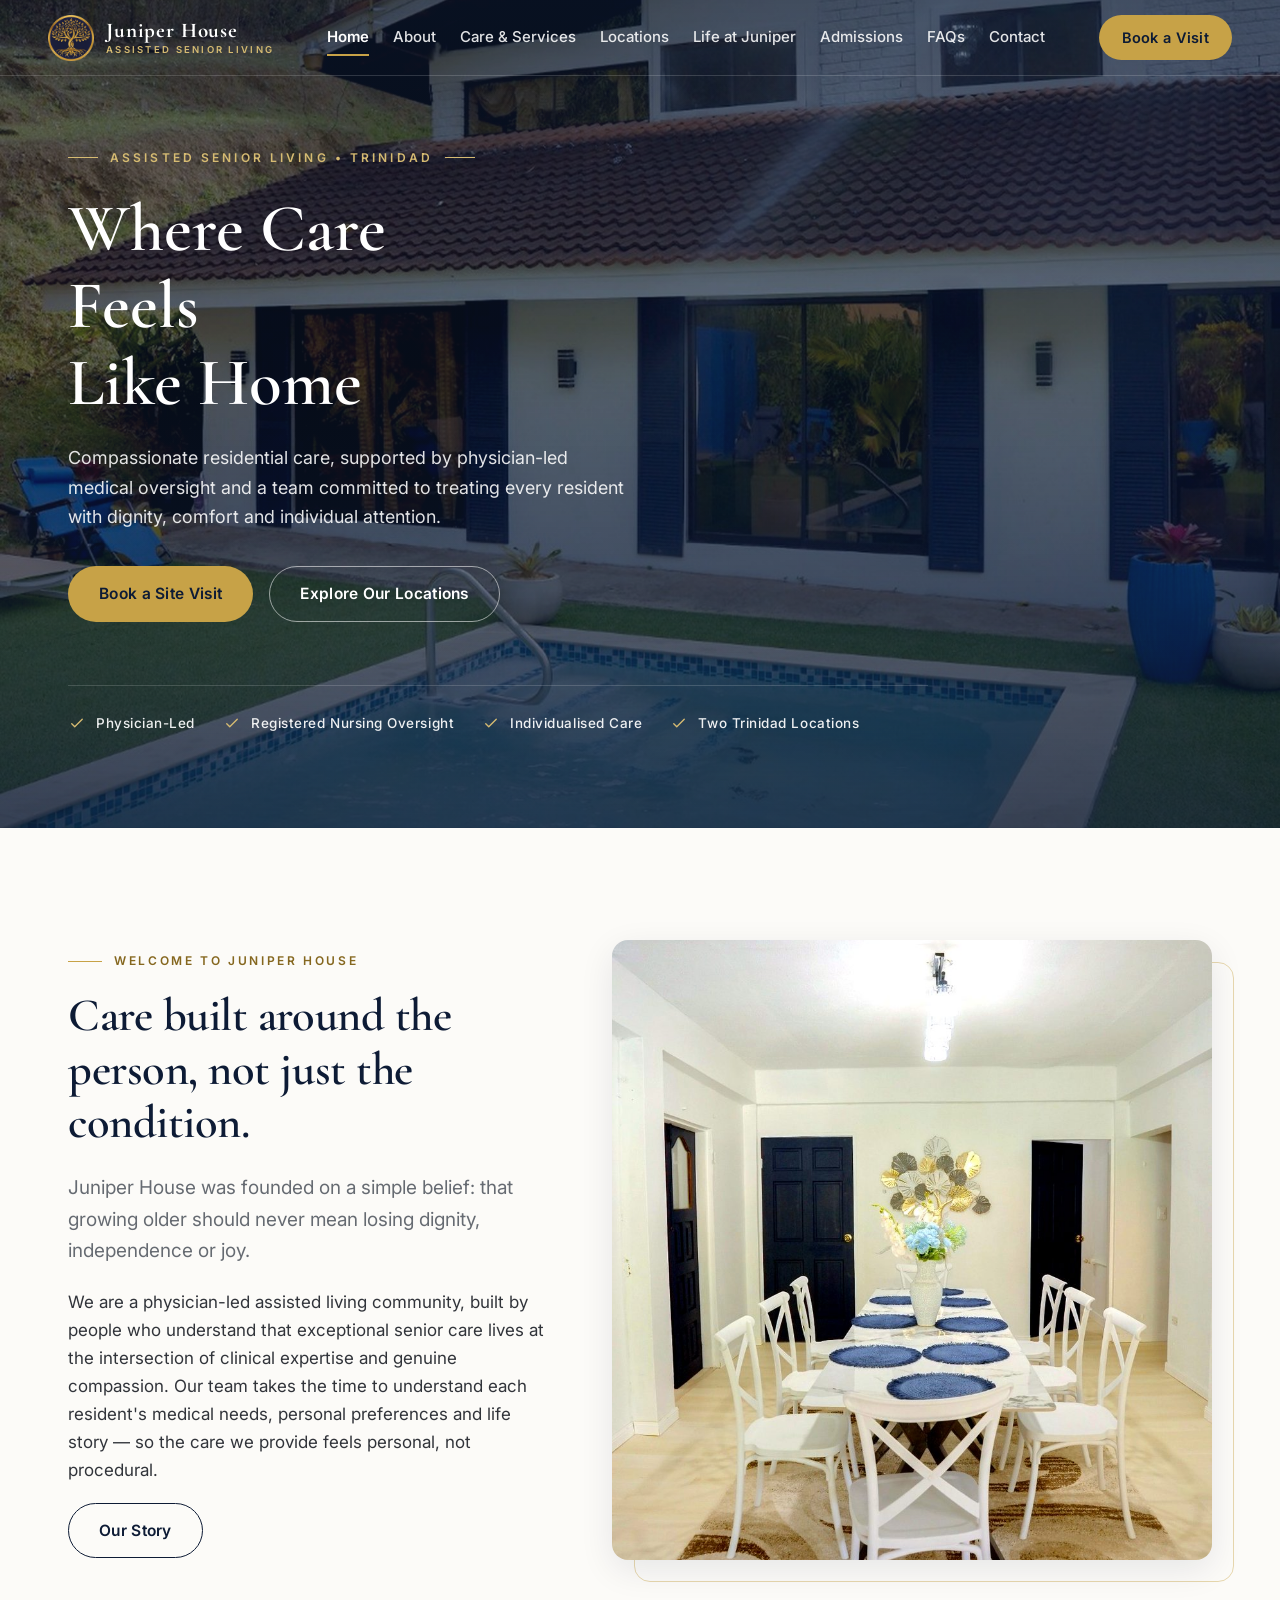
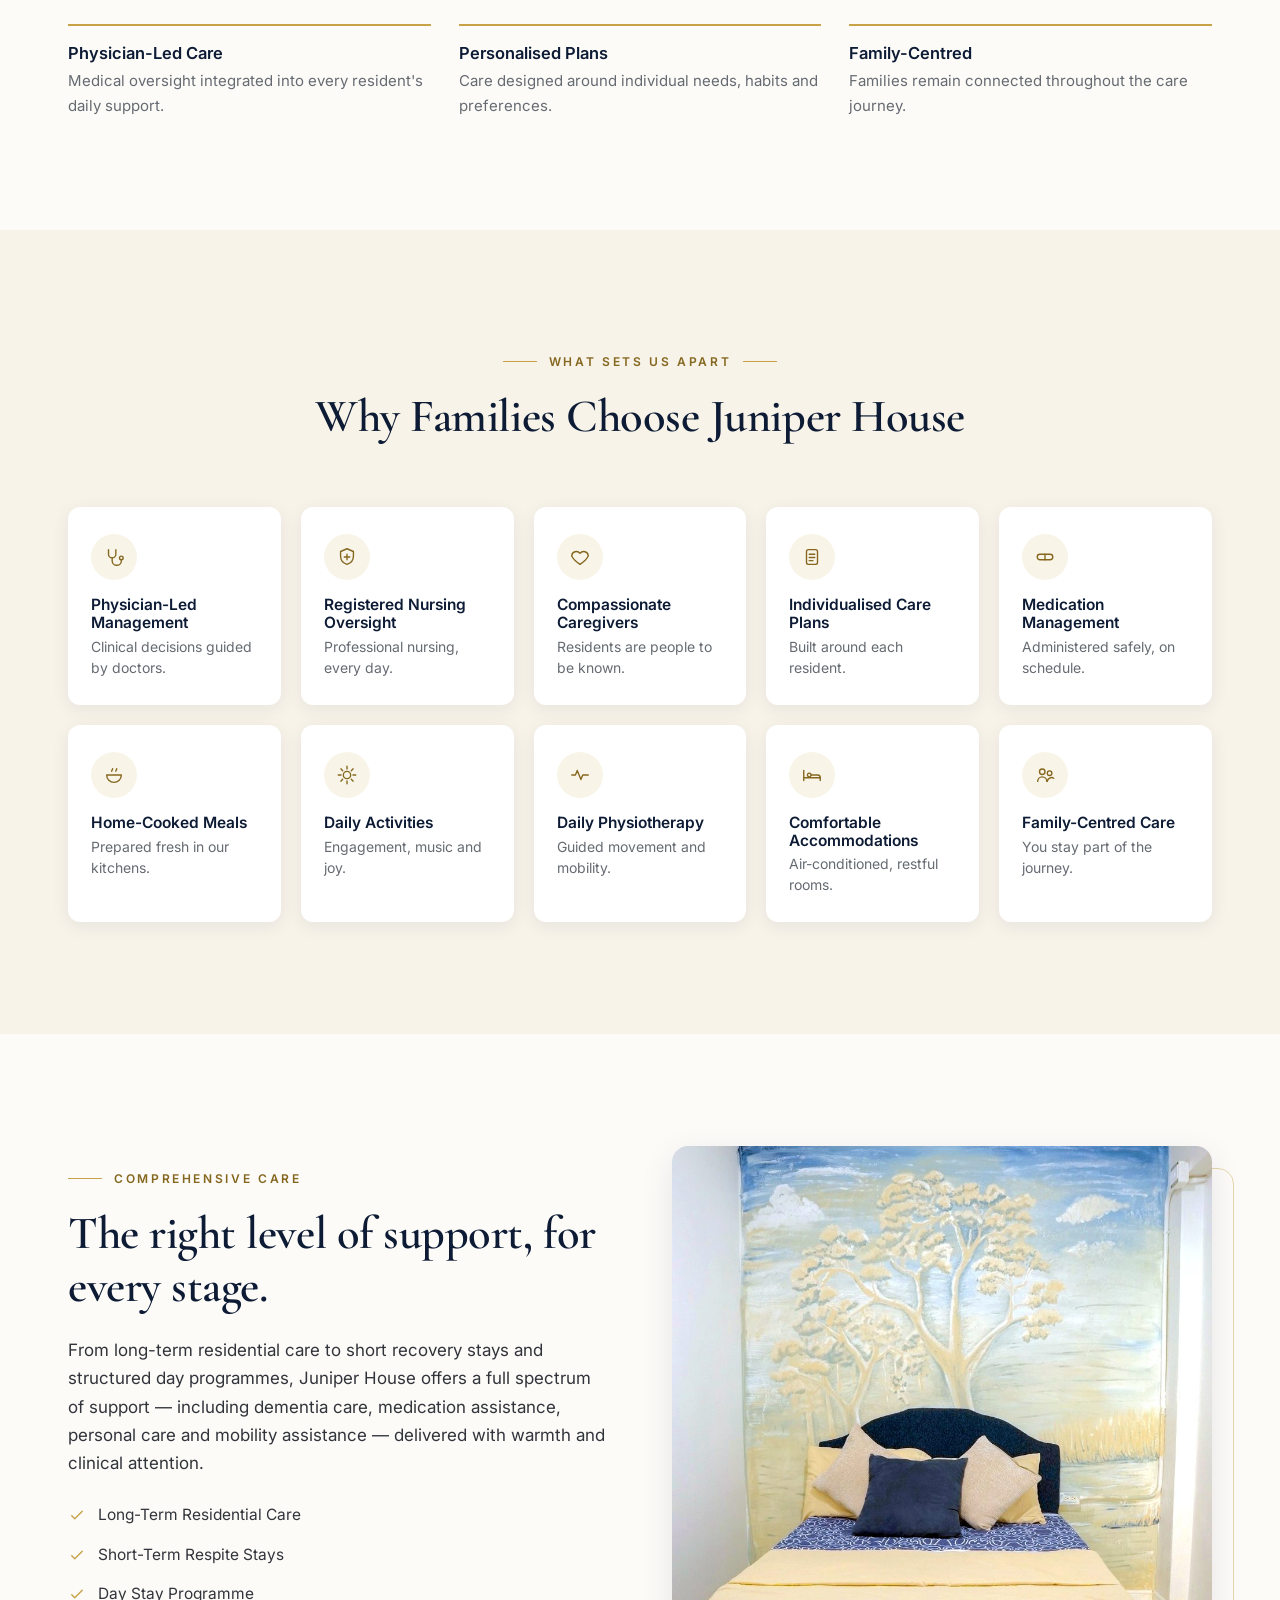
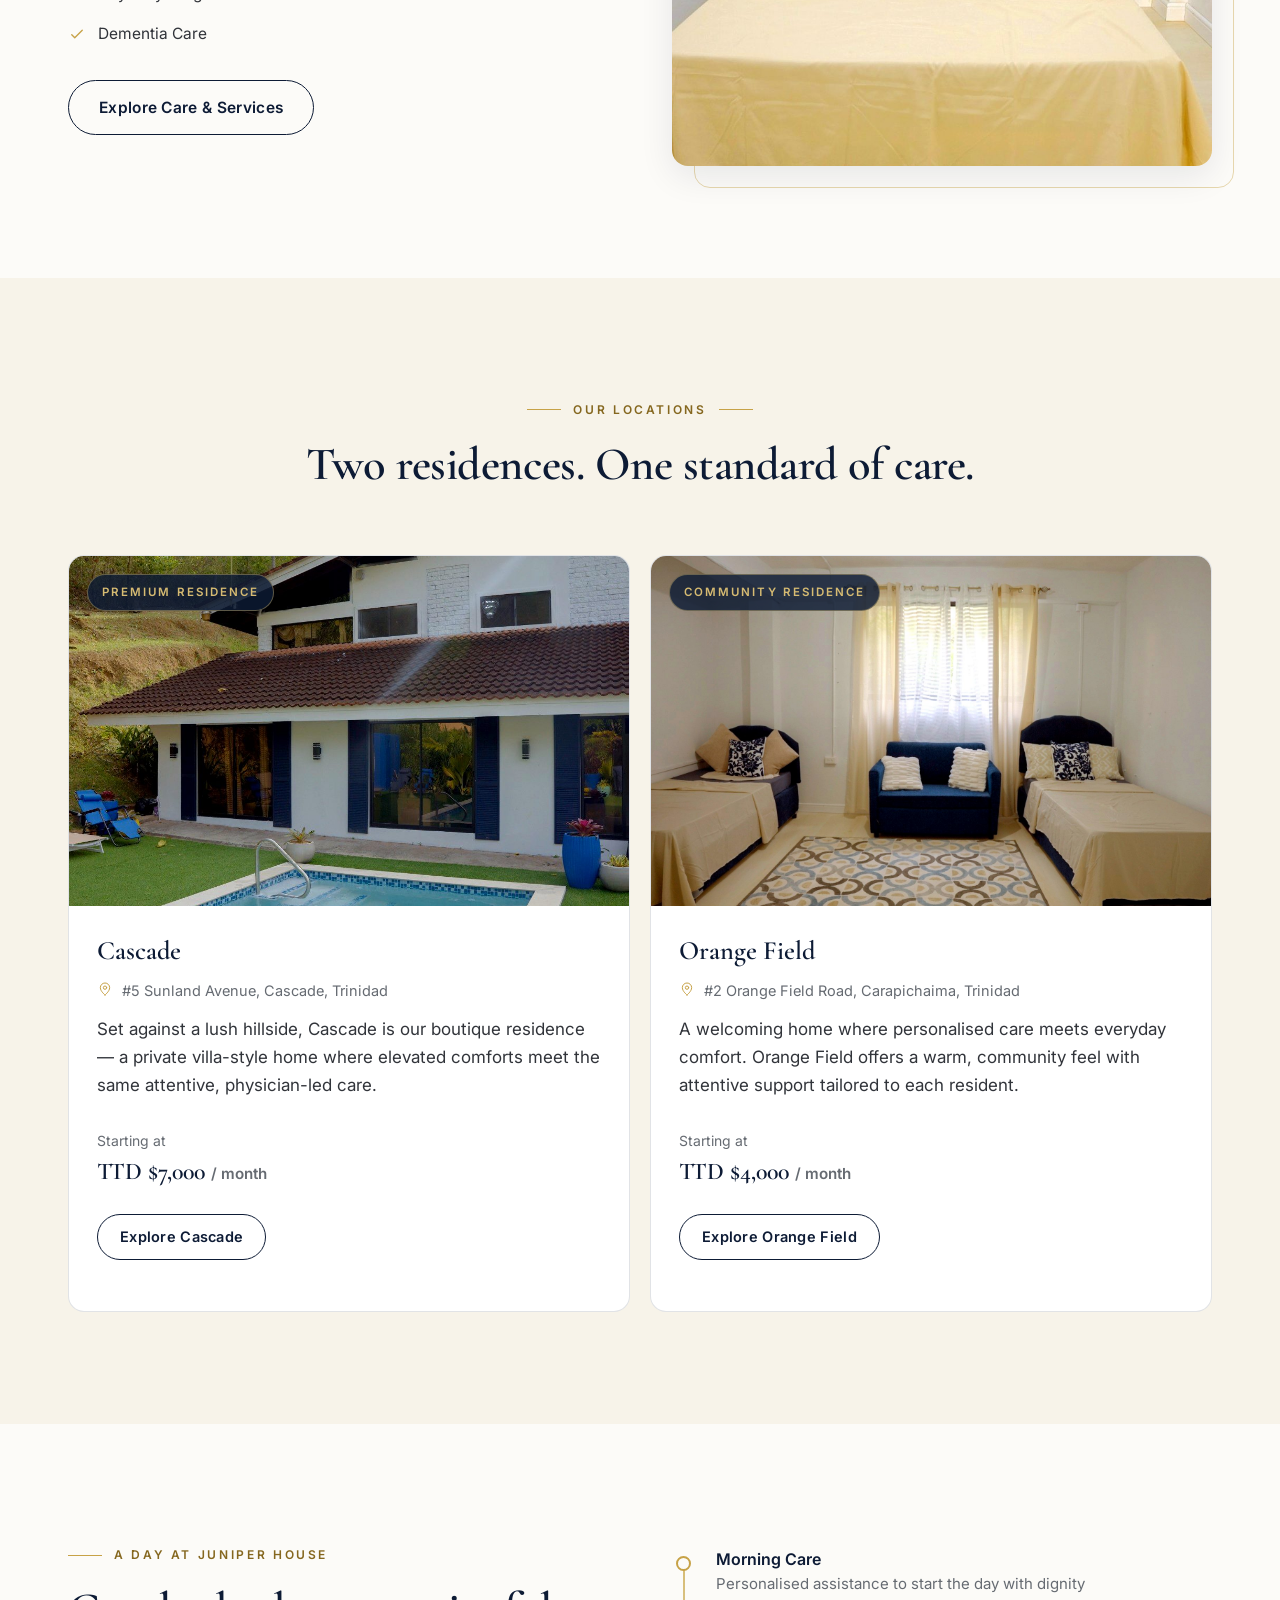
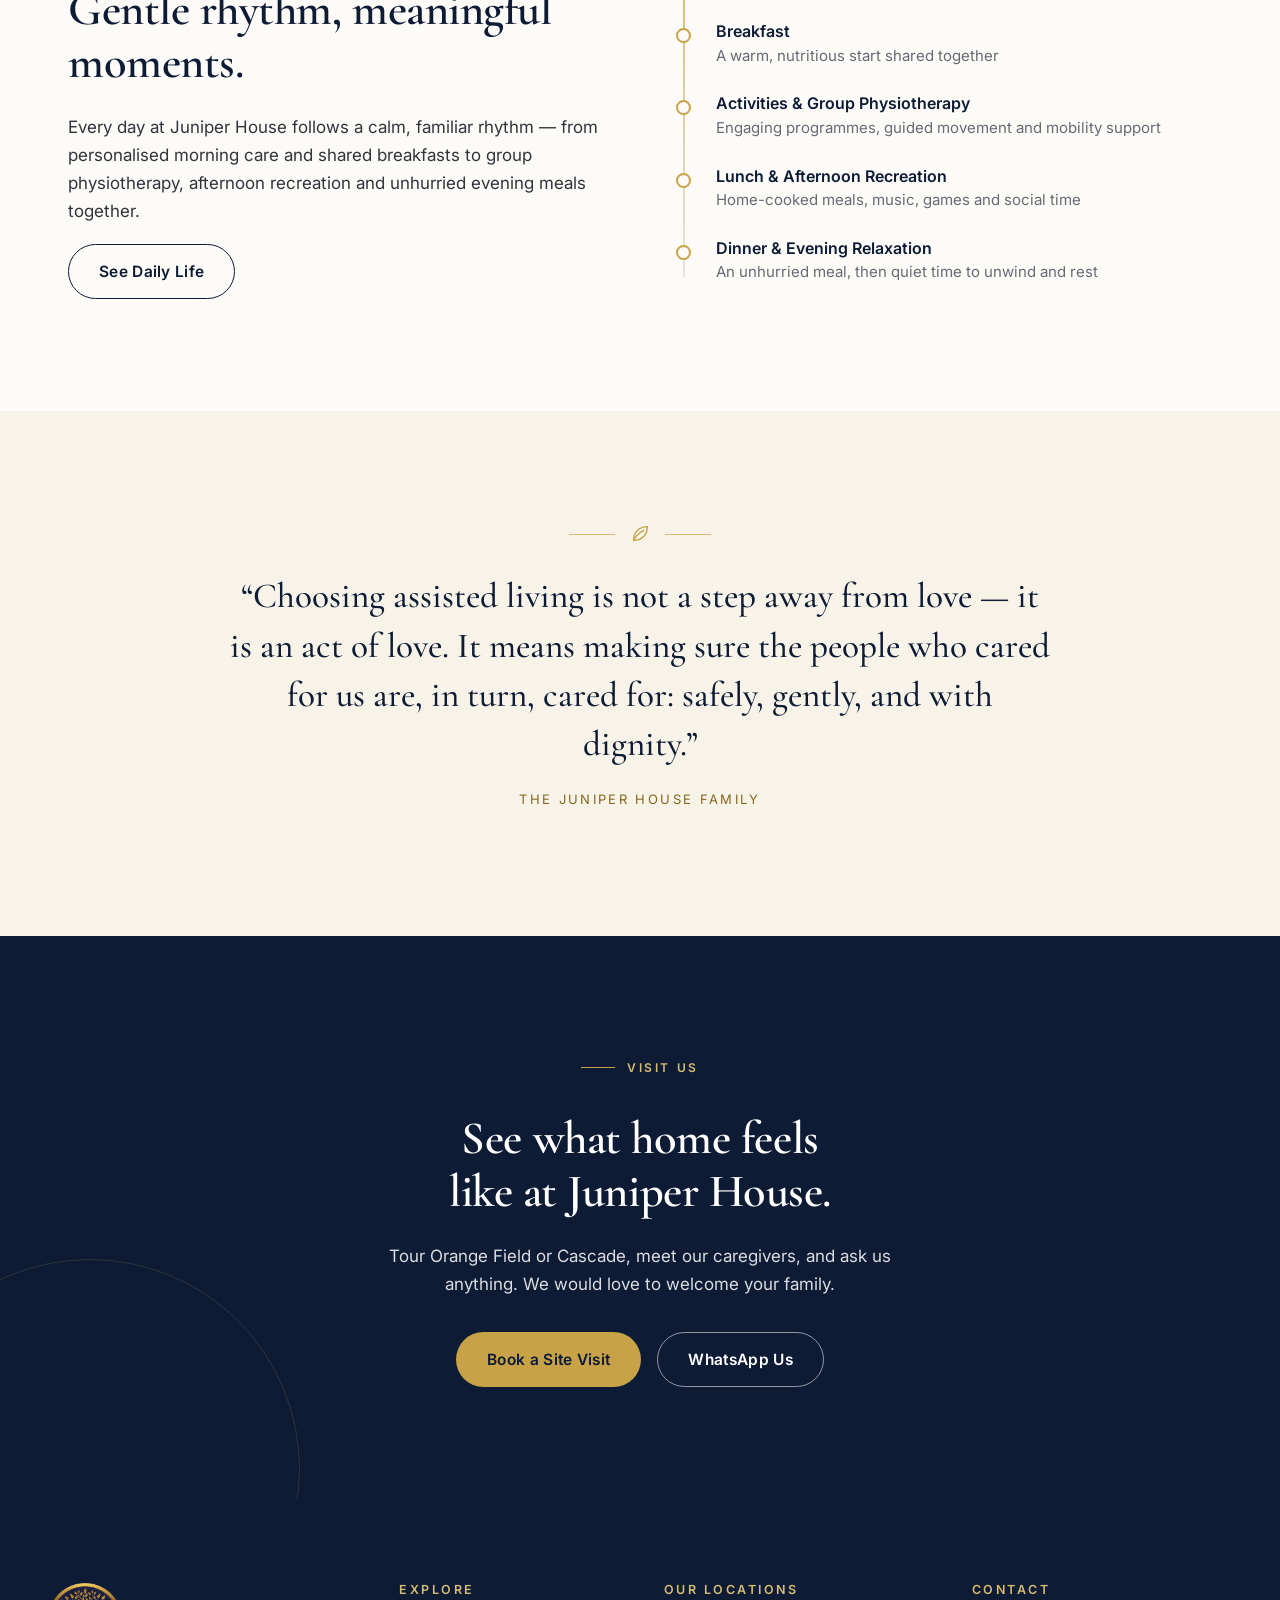
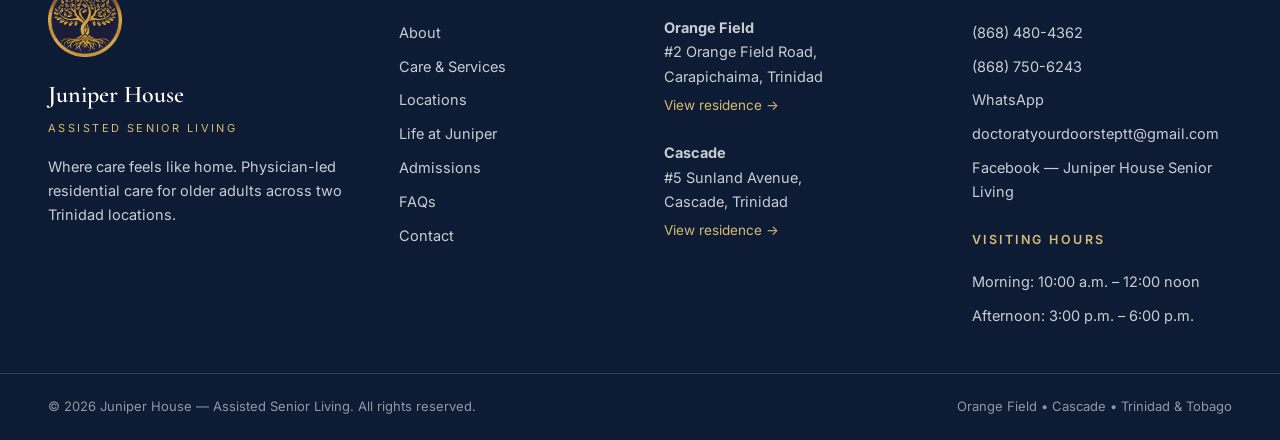
<file: index.html>
<!DOCTYPE html>
<html lang="en">
<head>
  <meta charset="UTF-8">
  <meta name="viewport" content="width=device-width, initial-scale=1.0">
  <title>Juniper House — Assisted Senior Living in Trinidad | Where Care Feels Like Home</title>
  <meta name="description" content="Juniper House is a physician-led assisted senior living community with two residences in Trinidad — Orange Field and Cascade. Compassionate residential care with registered nursing oversight. Book a site visit.">
  <link rel="icon" type="image/png" href="assets/img/emblem.png">
  <meta property="og:title" content="Juniper House — Assisted Senior Living, Trinidad">
  <meta property="og:description" content="Where Care Feels Like Home. Physician-led residential care across two Trinidad locations.">
  <meta property="og:image" content="assets/img/hero-cascade.jpg">
  <link rel="preconnect" href="https://fonts.googleapis.com">
  <link rel="preconnect" href="https://fonts.gstatic.com" crossorigin>
  <link href="https://fonts.googleapis.com/css2?family=Cormorant+Garamond:wght@500;600;700&family=Inter:wght@400;500;600&display=swap" rel="stylesheet">
  <link rel="stylesheet" href="assets/css/main.css">
</head>
<body>
<a class="skip-link" href="#main">Skip to main content</a>

<header class="site-header overlay">
  <div class="header-inner">
    <a class="brand" href="index.html" aria-label="Juniper House — home">
      <img src="assets/img/emblem.png" alt="" width="46" height="46">
      <span class="brand-text"><strong>Juniper House</strong><small>Assisted Senior Living</small></span>
    </a>
    <nav class="main-nav" aria-label="Primary">
      <a href="index.html">Home</a>
      <a href="about.html">About</a>
      <a href="care.html">Care &amp; Services</a>
      <a href="locations.html">Locations</a>
      <a href="life.html">Life at Juniper</a>
      <a href="admissions.html">Admissions</a>
      <a href="faq.html">FAQs</a>
      <a href="contact.html">Contact</a>
    </nav>
    <div class="header-actions">
      <a class="btn btn-gold btn-sm btn-book" href="contact.html#book">Book a Visit</a>
      <button class="nav-toggle" aria-expanded="false" aria-label="Open menu">
        <span></span><span></span><span></span>
      </button>
    </div>
  </div>
</header>

<div class="mobile-menu">
  <nav aria-label="Mobile">
    <a href="index.html">Home</a>
    <a href="about.html">About</a>
    <a href="care.html">Care &amp; Services</a>
    <a href="locations.html">Locations</a>
    <a href="life.html">Life at Juniper</a>
    <a href="admissions.html">Admissions</a>
    <a href="faq.html">FAQs</a>
    <a href="contact.html">Contact</a>
  </nav>
  <div class="menu-contact">
    <a class="btn btn-gold" href="contact.html#book">Book a Visit</a>
    <a class="link" href="tel:+18684804362">
      <svg width="20" height="20" viewBox="0 0 24 24" fill="none" stroke="currentColor" stroke-width="1.5" stroke-linecap="round" stroke-linejoin="round" aria-hidden="true"><path d="M5 4h4l2 5-2.5 1.5a12 12 0 0 0 5 5L15 13l5 2v4a2 2 0 0 1-2 2A16 16 0 0 1 3 6a2 2 0 0 1 2-2z"/></svg>
      (868) 480-4362
    </a>
    <a class="link" href="https://wa.me/18684804362" target="_blank" rel="noopener">
      <svg width="20" height="20" viewBox="0 0 24 24" fill="none" stroke="currentColor" stroke-width="1.5" stroke-linecap="round" stroke-linejoin="round" aria-hidden="true"><path d="M12 3a9 9 0 0 0-7.8 13.4L3 21l4.7-1.2A9 9 0 1 0 12 3z"/><path d="M9 8.5c0 4 2.5 6.5 6.5 6.5l1-2-2.5-1-1 1a5.5 5.5 0 0 1-2-2l1-1-1-2.5z"/></svg>
      WhatsApp us
    </a>
  </div>
</div>

<main id="main">

  <!-- ============ HERO ============ -->
  <section class="hero">
    <div class="hero-bg" style="background-image:url('assets/img/hero-cascade.jpg')" role="img" aria-label="The Juniper House Cascade residence — a villa with a pool set against a green hillside"></div>
    <div class="container">
      <p class="hero-eyebrow fade-up">Assisted Senior Living &bull; Trinidad</p>
      <h1 class="fade-up">Where Care Feels Like&nbsp;Home</h1>
      <p class="hero-sub fade-up">Compassionate residential care, supported by physician-led medical oversight and a team committed to treating every resident with dignity, comfort and individual attention.</p>
      <div class="hero-ctas fade-up">
        <a class="btn btn-gold" href="contact.html#book">Book a Site Visit</a>
        <a class="btn btn-outline-light" href="locations.html">Explore Our Locations</a>
      </div>
      <ul class="trust-strip fade-up">
        <li><svg width="18" height="18" viewBox="0 0 24 24" fill="none" stroke="currentColor" stroke-width="1.8" stroke-linecap="round" stroke-linejoin="round" aria-hidden="true"><path d="M5 13l4 4L19 7"/></svg>Physician-Led</li>
        <li><svg width="18" height="18" viewBox="0 0 24 24" fill="none" stroke="currentColor" stroke-width="1.8" stroke-linecap="round" stroke-linejoin="round" aria-hidden="true"><path d="M5 13l4 4L19 7"/></svg>Registered Nursing Oversight</li>
        <li><svg width="18" height="18" viewBox="0 0 24 24" fill="none" stroke="currentColor" stroke-width="1.8" stroke-linecap="round" stroke-linejoin="round" aria-hidden="true"><path d="M5 13l4 4L19 7"/></svg>Individualised Care</li>
        <li><svg width="18" height="18" viewBox="0 0 24 24" fill="none" stroke="currentColor" stroke-width="1.8" stroke-linecap="round" stroke-linejoin="round" aria-hidden="true"><path d="M5 13l4 4L19 7"/></svg>Two Trinidad Locations</li>
      </ul>
    </div>
  </section>

  <!-- ============ TRUST INTRODUCTION ============ -->
  <section class="section">
    <div class="container">
      <div class="split split-40-60">
        <div class="reveal">
          <p class="eyebrow">Welcome to Juniper House</p>
          <h2>Care built around the person, not just the condition.</h2>
          <p class="lead">Juniper House was founded on a simple belief: that growing older should never mean losing dignity, independence or joy.</p>
          <p>We are a physician-led assisted living community, built by people who understand that exceptional senior care lives at the intersection of clinical expertise and genuine compassion. Our team takes the time to understand each resident's medical needs, personal preferences and life story — so the care we provide feels personal, not procedural.</p>
          <a class="btn btn-outline-navy" href="about.html">Our Story</a>
        </div>
        <div class="split-media reveal">
          <img src="assets/img/dining-room.jpg" alt="The bright shared dining room at Juniper House, set for a meal with fresh flowers" loading="lazy">
        </div>
      </div>
      <div class="mini-features reveal-stagger">
        <div class="mini-feature">
          <h3>Physician-Led Care</h3>
          <p>Medical oversight integrated into every resident's daily support.</p>
        </div>
        <div class="mini-feature">
          <h3>Personalised Plans</h3>
          <p>Care designed around individual needs, habits and preferences.</p>
        </div>
        <div class="mini-feature">
          <h3>Family-Centred</h3>
          <p>Families remain connected throughout the care journey.</p>
        </div>
      </div>
    </div>
  </section>

  <!-- ============ WHY FAMILIES CHOOSE ============ -->
  <section class="section section--cream">
    <div class="container">
      <div class="section-head center reveal">
        <p class="eyebrow">What Sets Us Apart</p>
        <h2>Why Families Choose Juniper House</h2>
      </div>
      <div class="icon-grid reveal-stagger">
        <div class="icon-card">
          <span class="ic"><svg width="22" height="22" viewBox="0 0 24 24" fill="none" stroke="currentColor" stroke-width="1.5" stroke-linecap="round" stroke-linejoin="round" aria-hidden="true"><path d="M6 4v5a4 4 0 0 0 8 0V4"/><path d="M10 13v3a5 5 0 0 0 10 0v-1"/><circle cx="20" cy="13" r="2"/></svg></span>
          <h3>Physician-Led Management</h3>
          <p>Clinical decisions guided by doctors.</p>
        </div>
        <div class="icon-card">
          <span class="ic"><svg width="22" height="22" viewBox="0 0 24 24" fill="none" stroke="currentColor" stroke-width="1.5" stroke-linecap="round" stroke-linejoin="round" aria-hidden="true"><path d="M12 3l7 3v5c0 5-3.5 8-7 9-3.5-1-7-4-7-9V6z"/><path d="M12 9v6M9 12h6"/></svg></span>
          <h3>Registered Nursing Oversight</h3>
          <p>Professional nursing, every day.</p>
        </div>
        <div class="icon-card">
          <span class="ic"><svg width="22" height="22" viewBox="0 0 24 24" fill="none" stroke="currentColor" stroke-width="1.5" stroke-linecap="round" stroke-linejoin="round" aria-hidden="true"><path d="M12 20s-7-4.5-9-9a5 5 0 0 1 9-3 5 5 0 0 1 9 3c-2 4.5-9 9-9 9z"/></svg></span>
          <h3>Compassionate Caregivers</h3>
          <p>Residents are people to be known.</p>
        </div>
        <div class="icon-card">
          <span class="ic"><svg width="22" height="22" viewBox="0 0 24 24" fill="none" stroke="currentColor" stroke-width="1.5" stroke-linecap="round" stroke-linejoin="round" aria-hidden="true"><rect x="6" y="4" width="12" height="16" rx="2"/><path d="M9 9h6M9 12.5h6M9 16h4"/></svg></span>
          <h3>Individualised Care Plans</h3>
          <p>Built around each resident.</p>
        </div>
        <div class="icon-card">
          <span class="ic"><svg width="22" height="22" viewBox="0 0 24 24" fill="none" stroke="currentColor" stroke-width="1.5" stroke-linecap="round" stroke-linejoin="round" aria-hidden="true"><rect x="3.5" y="9" width="17" height="6" rx="3"/><path d="M12 9v6"/></svg></span>
          <h3>Medication Management</h3>
          <p>Administered safely, on schedule.</p>
        </div>
        <div class="icon-card">
          <span class="ic"><svg width="22" height="22" viewBox="0 0 24 24" fill="none" stroke="currentColor" stroke-width="1.5" stroke-linecap="round" stroke-linejoin="round" aria-hidden="true"><path d="M4 12h16a8 8 0 0 1-16 0z"/><path d="M9.5 8c0-1.5 1-1.5 1-3M14 8c0-1.5 1-1.5 1-3"/></svg></span>
          <h3>Home-Cooked Meals</h3>
          <p>Prepared fresh in our kitchens.</p>
        </div>
        <div class="icon-card">
          <span class="ic"><svg width="22" height="22" viewBox="0 0 24 24" fill="none" stroke="currentColor" stroke-width="1.5" stroke-linecap="round" stroke-linejoin="round" aria-hidden="true"><circle cx="12" cy="12" r="4"/><path d="M12 2.5v3M12 18.5v3M2.5 12h3M18.5 12h3M5.3 5.3l2 2M16.7 16.7l2 2M18.7 5.3l-2 2M7.3 16.7l-2 2"/></svg></span>
          <h3>Daily Activities</h3>
          <p>Engagement, music and joy.</p>
        </div>
        <div class="icon-card">
          <span class="ic"><svg width="22" height="22" viewBox="0 0 24 24" fill="none" stroke="currentColor" stroke-width="1.5" stroke-linecap="round" stroke-linejoin="round" aria-hidden="true"><path d="M3 12h4l2-5 4 10 2-5h6"/></svg></span>
          <h3>Daily Physiotherapy</h3>
          <p>Guided movement and mobility.</p>
        </div>
        <div class="icon-card">
          <span class="ic"><svg width="22" height="22" viewBox="0 0 24 24" fill="none" stroke="currentColor" stroke-width="1.5" stroke-linecap="round" stroke-linejoin="round" aria-hidden="true"><path d="M3 7v11M3 15h18v3"/><path d="M7 12a2 2 0 1 0 0-.01"/><path d="M11 12h7a3 3 0 0 1 3 3"/></svg></span>
          <h3>Comfortable Accommodations</h3>
          <p>Air-conditioned, restful rooms.</p>
        </div>
        <div class="icon-card">
          <span class="ic"><svg width="22" height="22" viewBox="0 0 24 24" fill="none" stroke="currentColor" stroke-width="1.5" stroke-linecap="round" stroke-linejoin="round" aria-hidden="true"><circle cx="9" cy="8.5" r="3"/><path d="M4 19a5 5 0 0 1 10 0"/><circle cx="17" cy="10" r="2.5"/><path d="M14.5 19a4.5 4.5 0 0 1 7-3.4"/></svg></span>
          <h3>Family-Centred Care</h3>
          <p>You stay part of the journey.</p>
        </div>
      </div>
    </div>
  </section>

  <!-- ============ SERVICES PREVIEW ============ -->
  <section class="section">
    <div class="container">
      <div class="split">
        <div class="reveal">
          <p class="eyebrow">Comprehensive Care</p>
          <h2>The right level of support, for every stage.</h2>
          <p>From long-term residential care to short recovery stays and structured day programmes, Juniper House offers a full spectrum of support — including dementia care, medication assistance, personal care and mobility assistance — delivered with warmth and clinical attention.</p>
          <ul class="checklist">
            <li><svg width="18" height="18" viewBox="0 0 24 24" fill="none" stroke="currentColor" stroke-width="1.8" stroke-linecap="round" stroke-linejoin="round" aria-hidden="true"><path d="M5 13l4 4L19 7"/></svg>Long-Term Residential Care</li>
            <li><svg width="18" height="18" viewBox="0 0 24 24" fill="none" stroke="currentColor" stroke-width="1.8" stroke-linecap="round" stroke-linejoin="round" aria-hidden="true"><path d="M5 13l4 4L19 7"/></svg>Short-Term Respite Stays</li>
            <li><svg width="18" height="18" viewBox="0 0 24 24" fill="none" stroke="currentColor" stroke-width="1.8" stroke-linecap="round" stroke-linejoin="round" aria-hidden="true"><path d="M5 13l4 4L19 7"/></svg>Day Stay Programme</li>
            <li><svg width="18" height="18" viewBox="0 0 24 24" fill="none" stroke="currentColor" stroke-width="1.8" stroke-linecap="round" stroke-linejoin="round" aria-hidden="true"><path d="M5 13l4 4L19 7"/></svg>Dementia Care</li>
          </ul>
          <p style="margin-top:26px"><a class="btn btn-outline-navy" href="care.html">Explore Care &amp; Services</a></p>
        </div>
        <div class="split-media reveal">
          <img src="assets/img/room-mural.jpg" alt="A resident room with a hand-painted landscape mural above the bed" loading="lazy">
        </div>
      </div>
    </div>
  </section>

  <!-- ============ LOCATIONS PREVIEW ============ -->
  <section class="section section--cream">
    <div class="container">
      <div class="section-head center reveal">
        <p class="eyebrow">Our Locations</p>
        <h2>Two residences. One standard of care.</h2>
      </div>
      <div class="card-grid cols-2 reveal-stagger">
        <article class="location-card">
          <div class="loc-media">
            <span class="loc-badge">Premium Residence</span>
            <img src="assets/img/cascade-villa.jpg" alt="The Cascade residence — a villa-style home with a private pool" loading="lazy">
          </div>
          <div class="loc-body">
            <h3>Cascade</h3>
            <p class="loc-address"><svg width="16" height="16" viewBox="0 0 24 24" fill="none" stroke="currentColor" stroke-width="1.5" stroke-linecap="round" stroke-linejoin="round" aria-hidden="true"><path d="M12 21s-7-5.5-7-11a7 7 0 1 1 14 0c0 5.5-7 11-7 11z"/><circle cx="12" cy="10" r="2.5"/></svg>#5 Sunland Avenue, Cascade, Trinidad</p>
            <p>Set against a lush hillside, Cascade is our boutique residence — a private villa-style home where elevated comforts meet the same attentive, physician-led care.</p>
            <p class="loc-price">Starting at <strong>TTD $7,000 <span class="unit">/ month</span></strong></p>
            <p class="loc-cta"><a class="btn btn-outline-navy btn-sm" href="cascade.html">Explore Cascade</a></p>
          </div>
        </article>
        <article class="location-card">
          <div class="loc-media">
            <span class="loc-badge">Community Residence</span>
            <img src="assets/img/room-shared.jpg" alt="A comfortable, softly furnished shared room at Juniper House" loading="lazy">
          </div>
          <div class="loc-body">
            <h3>Orange Field</h3>
            <p class="loc-address"><svg width="16" height="16" viewBox="0 0 24 24" fill="none" stroke="currentColor" stroke-width="1.5" stroke-linecap="round" stroke-linejoin="round" aria-hidden="true"><path d="M12 21s-7-5.5-7-11a7 7 0 1 1 14 0c0 5.5-7 11-7 11z"/><circle cx="12" cy="10" r="2.5"/></svg>#2 Orange Field Road, Carapichaima, Trinidad</p>
            <p>A welcoming home where personalised care meets everyday comfort. Orange Field offers a warm, community feel with attentive support tailored to each resident.</p>
            <p class="loc-price">Starting at <strong>TTD $4,000 <span class="unit">/ month</span></strong></p>
            <p class="loc-cta"><a class="btn btn-outline-navy btn-sm" href="orange-field.html">Explore Orange Field</a></p>
          </div>
        </article>
      </div>
    </div>
  </section>

  <!-- ============ A DAY AT JUNIPER ============ -->
  <section class="section">
    <div class="container">
      <div class="split">
        <div class="reveal">
          <p class="eyebrow">A Day at Juniper House</p>
          <h2>Gentle rhythm, meaningful moments.</h2>
          <p>Every day at Juniper House follows a calm, familiar rhythm — from personalised morning care and shared breakfasts to group physiotherapy, afternoon recreation and unhurried evening meals together.</p>
          <a class="btn btn-outline-navy" href="life.html">See Daily Life</a>
        </div>
        <ul class="timeline reveal">
          <li><h3>Morning Care</h3><p>Personalised assistance to start the day with dignity</p></li>
          <li><h3>Breakfast</h3><p>A warm, nutritious start shared together</p></li>
          <li><h3>Activities &amp; Group Physiotherapy</h3><p>Engaging programmes, guided movement and mobility support</p></li>
          <li><h3>Lunch &amp; Afternoon Recreation</h3><p>Home-cooked meals, music, games and social time</p></li>
          <li><h3>Dinner &amp; Evening Relaxation</h3><p>An unhurried meal, then quiet time to unwind and rest</p></li>
        </ul>
      </div>
    </div>
  </section>

  <!-- ============ REFLECTION ============ -->
  <section class="section section--cream">
    <div class="container">
      <div class="statement reveal">
        <div class="ornament">
          <svg width="22" height="22" viewBox="0 0 24 24" fill="none" stroke="currentColor" stroke-width="1.5" stroke-linecap="round" stroke-linejoin="round" aria-hidden="true"><path d="M5 19C5 9 12 4 20 4c0 8-5 15-15 15z"/><path d="M5 19c3-6 7-9 11-11"/></svg>
        </div>
        <blockquote>&ldquo;Choosing assisted living is not a step away from love — it is an act of love. It means making sure the people who cared for us are, in turn, cared for: safely, gently, and with dignity.&rdquo;</blockquote>
        <p class="attribution">The Juniper House Family</p>
      </div>
    </div>
  </section>

  <!-- ============ CTA BAND ============ -->
  <section class="section section--navy cta-band">
    <div class="container">
      <div class="reveal">
        <p class="eyebrow">Visit Us</p>
        <h2>See what home feels like at Juniper House.</h2>
        <p>Tour Orange Field or Cascade, meet our caregivers, and ask us anything. We would love to welcome your family.</p>
        <div class="hero-ctas">
          <a class="btn btn-gold" href="contact.html#book">Book a Site Visit</a>
          <a class="btn btn-outline-light" href="https://wa.me/18684804362" target="_blank" rel="noopener">WhatsApp Us</a>
        </div>
      </div>
    </div>
  </section>

</main>

<footer class="site-footer">
  <div class="footer-main">
    <div class="footer-brand">
      <img src="assets/img/emblem.png" alt="" loading="lazy">
      <span class="fb-name">Juniper House</span>
      <span class="fb-tag">Assisted Senior Living</span>
      <p>Where care feels like home. Physician-led residential care for older adults across two Trinidad locations.</p>
    </div>
    <div>
      <h3>Explore</h3>
      <ul>
        <li><a href="about.html">About</a></li>
        <li><a href="care.html">Care &amp; Services</a></li>
        <li><a href="locations.html">Locations</a></li>
        <li><a href="life.html">Life at Juniper</a></li>
        <li><a href="admissions.html">Admissions</a></li>
        <li><a href="faq.html">FAQs</a></li>
        <li><a href="contact.html">Contact</a></li>
      </ul>
    </div>
    <div>
      <h3>Our Locations</h3>
      <address>
        <strong>Orange Field</strong><br>
        #2 Orange Field Road,<br>Carapichaima, Trinidad<br>
        <a class="maplink" href="orange-field.html">View residence →</a>
      </address>
      <br>
      <address>
        <strong>Cascade</strong><br>
        #5 Sunland Avenue,<br>Cascade, Trinidad<br>
        <a class="maplink" href="cascade.html">View residence →</a>
      </address>
    </div>
    <div>
      <h3>Contact</h3>
      <ul>
        <li><a href="tel:+18684804362">(868) 480-4362</a></li>
        <li><a href="tel:+18687506243">(868) 750-6243</a></li>
        <li><a href="https://wa.me/18684804362" target="_blank" rel="noopener">WhatsApp</a></li>
        <li><a href="mailto:doctoratyourdoorsteptt@gmail.com">doctoratyourdoorsteptt@gmail.com</a></li>
        <li><a href="https://www.facebook.com/search/top?q=Juniper%20House%20Senior%20Living" target="_blank" rel="noopener">Facebook — Juniper House Senior Living</a></li>
      </ul>
      <br>
      <h3>Visiting Hours</h3>
      <ul>
        <li>Morning: 10:00 a.m. – 12:00 noon</li>
        <li>Afternoon: 3:00 p.m. – 6:00 p.m.</li>
      </ul>
    </div>
  </div>
  <div class="footer-bottom">
    <div class="container">
      <span>© <span id="year">2026</span> Juniper House — Assisted Senior Living. All rights reserved.</span>
      <span>Orange Field &bull; Cascade &bull; Trinidad &amp; Tobago</span>
    </div>
  </div>
</footer>

<script src="assets/js/main.js"></script>
</body>
</html>
</file>
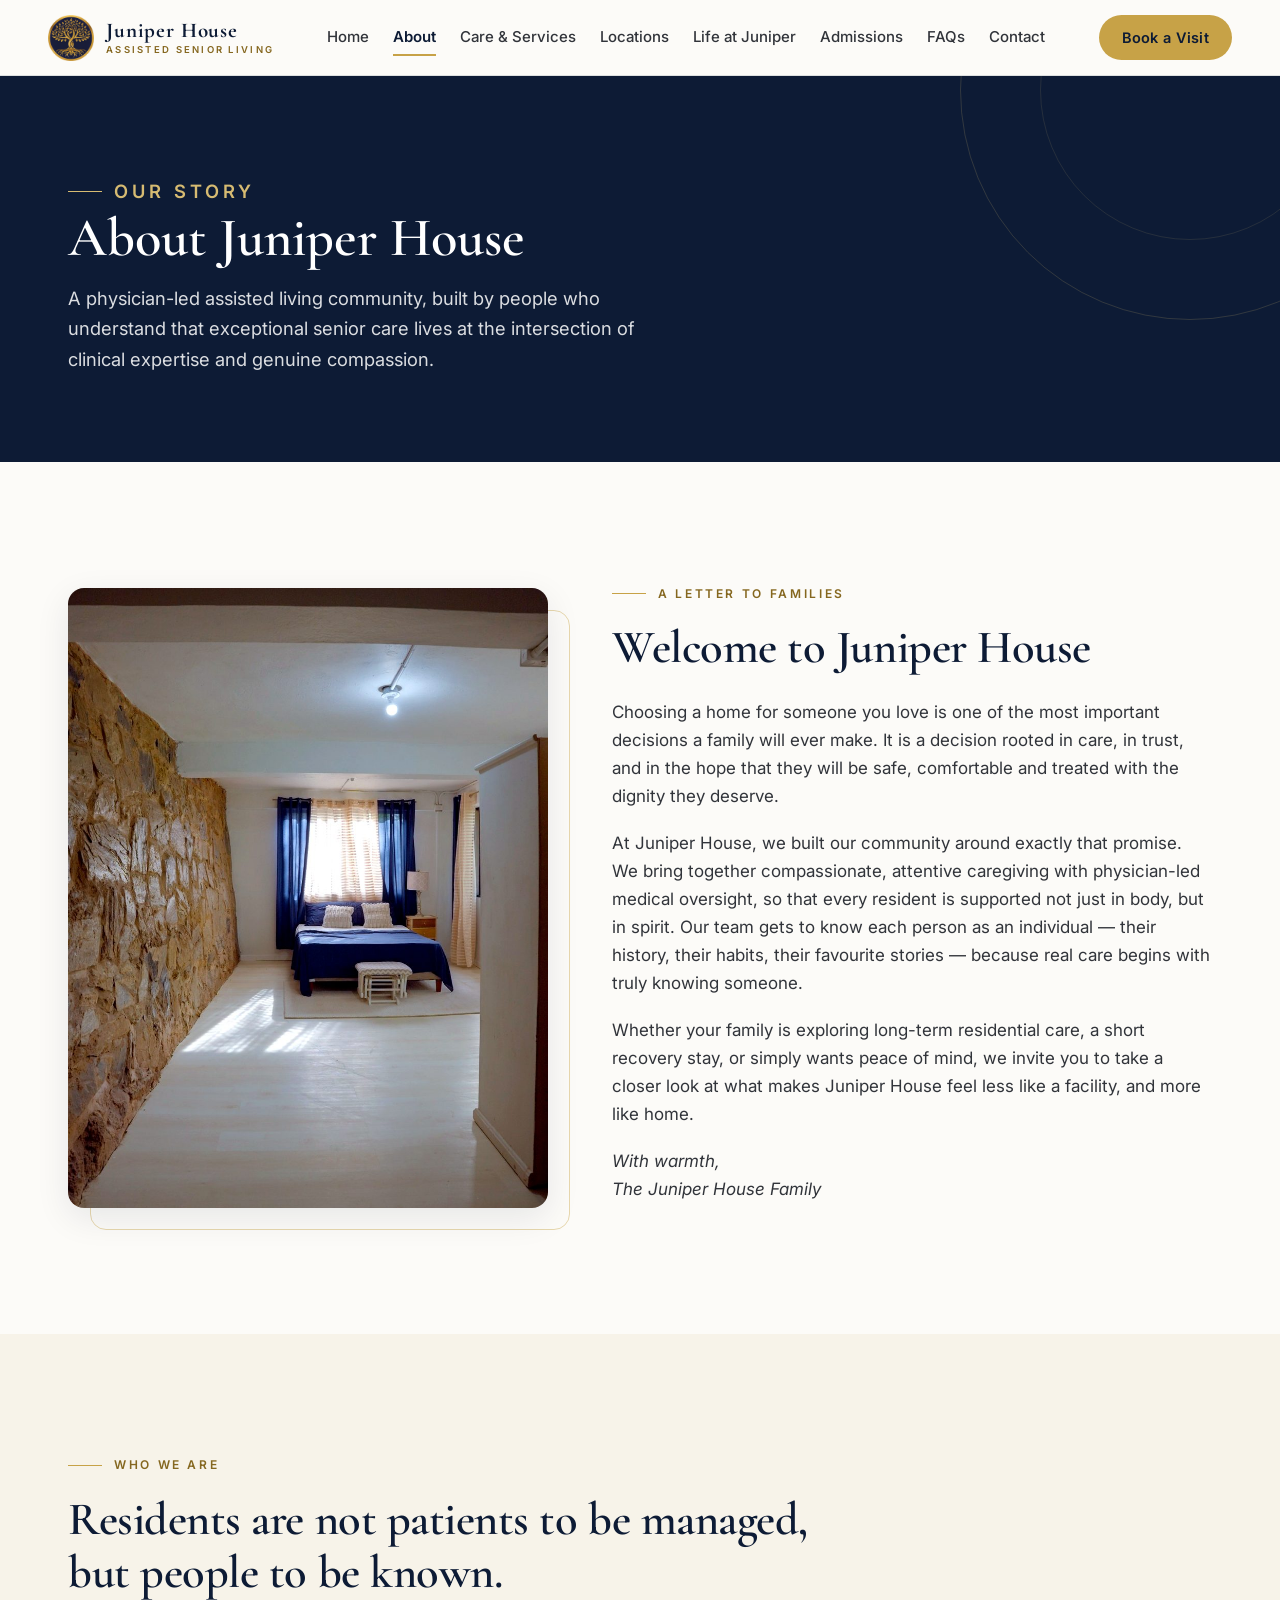
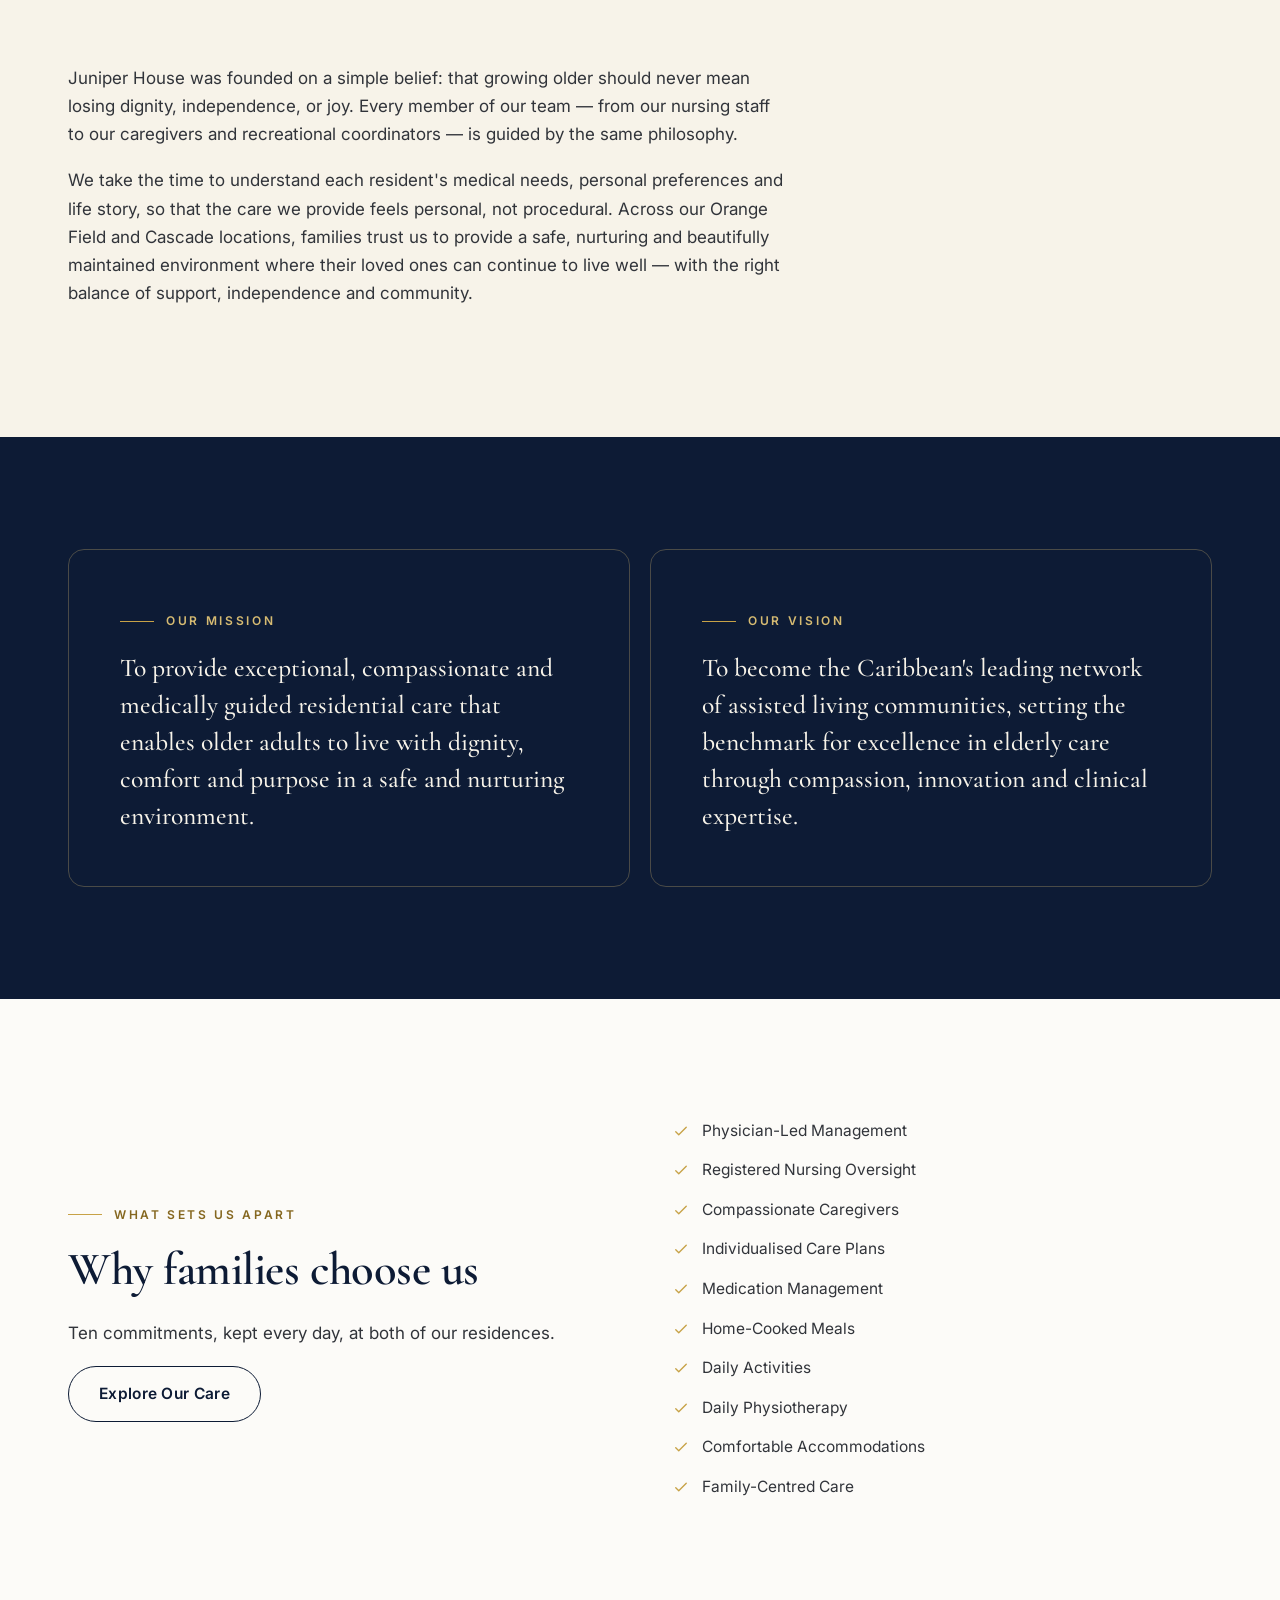
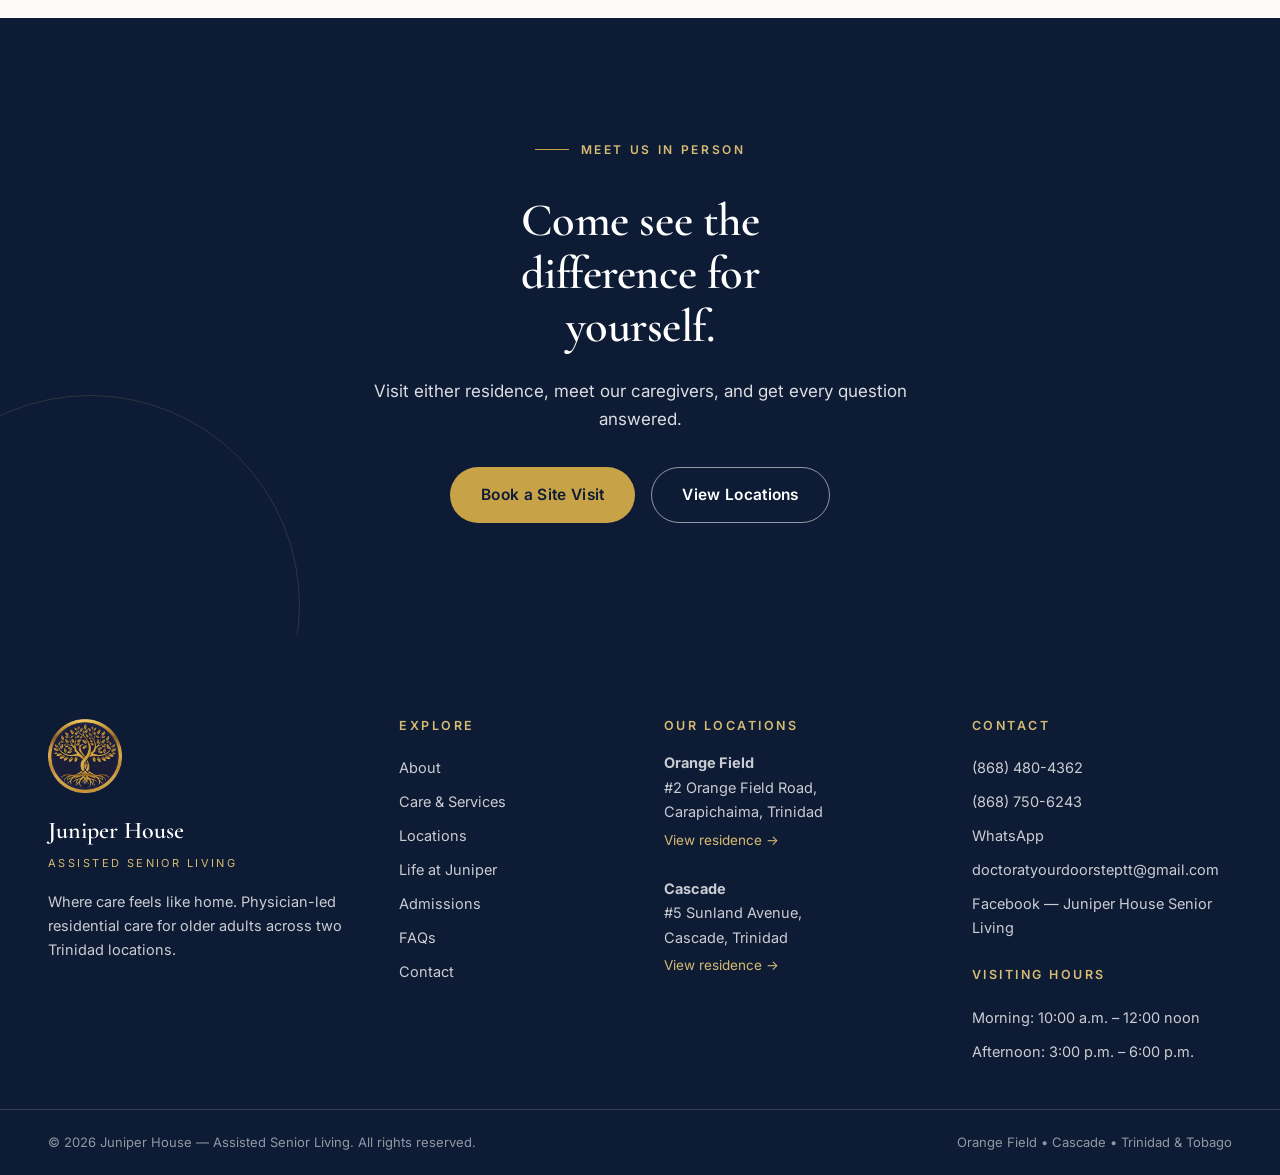
<file: about.html>
<!DOCTYPE html>
<html lang="en">
<head>
  <meta charset="UTF-8">
  <meta name="viewport" content="width=device-width, initial-scale=1.0">
  <title>About Us | Juniper House — Assisted Senior Living, Trinidad</title>
  <meta name="description" content="Juniper House was founded on the belief that growing older should never mean losing dignity, independence or joy. Learn about our story, mission and vision.">
  <link rel="icon" type="image/png" href="assets/img/emblem.png">
  <link rel="preconnect" href="https://fonts.googleapis.com">
  <link rel="preconnect" href="https://fonts.gstatic.com" crossorigin>
  <link href="https://fonts.googleapis.com/css2?family=Cormorant+Garamond:wght@500;600;700&family=Inter:wght@400;500;600&display=swap" rel="stylesheet">
  <link rel="stylesheet" href="assets/css/main.css">
</head>
<body>
<a class="skip-link" href="#main">Skip to main content</a>

<header class="site-header">
  <div class="header-inner">
    <a class="brand" href="index.html" aria-label="Juniper House — home">
      <img src="assets/img/emblem.png" alt="" width="46" height="46">
      <span class="brand-text"><strong>Juniper House</strong><small>Assisted Senior Living</small></span>
    </a>
    <nav class="main-nav" aria-label="Primary">
      <a href="index.html">Home</a>
      <a href="about.html">About</a>
      <a href="care.html">Care &amp; Services</a>
      <a href="locations.html">Locations</a>
      <a href="life.html">Life at Juniper</a>
      <a href="admissions.html">Admissions</a>
      <a href="faq.html">FAQs</a>
      <a href="contact.html">Contact</a>
    </nav>
    <div class="header-actions">
      <a class="btn btn-gold btn-sm btn-book" href="contact.html#book">Book a Visit</a>
      <button class="nav-toggle" aria-expanded="false" aria-label="Open menu">
        <span></span><span></span><span></span>
      </button>
    </div>
  </div>
</header>

<div class="mobile-menu">
  <nav aria-label="Mobile">
    <a href="index.html">Home</a>
    <a href="about.html">About</a>
    <a href="care.html">Care &amp; Services</a>
    <a href="locations.html">Locations</a>
    <a href="life.html">Life at Juniper</a>
    <a href="admissions.html">Admissions</a>
    <a href="faq.html">FAQs</a>
    <a href="contact.html">Contact</a>
  </nav>
  <div class="menu-contact">
    <a class="btn btn-gold" href="contact.html#book">Book a Visit</a>
    <a class="link" href="tel:+18684804362">
      <svg width="20" height="20" viewBox="0 0 24 24" fill="none" stroke="currentColor" stroke-width="1.5" stroke-linecap="round" stroke-linejoin="round" aria-hidden="true"><path d="M5 4h4l2 5-2.5 1.5a12 12 0 0 0 5 5L15 13l5 2v4a2 2 0 0 1-2 2A16 16 0 0 1 3 6a2 2 0 0 1 2-2z"/></svg>
      (868) 480-4362
    </a>
    <a class="link" href="https://wa.me/18684804362" target="_blank" rel="noopener">
      <svg width="20" height="20" viewBox="0 0 24 24" fill="none" stroke="currentColor" stroke-width="1.5" stroke-linecap="round" stroke-linejoin="round" aria-hidden="true"><path d="M12 3a9 9 0 0 0-7.8 13.4L3 21l4.7-1.2A9 9 0 1 0 12 3z"/><path d="M9 8.5c0 4 2.5 6.5 6.5 6.5l1-2-2.5-1-1 1a5.5 5.5 0 0 1-2-2l1-1-1-2.5z"/></svg>
      WhatsApp us
    </a>
  </div>
</div>

<main id="main">

  <section class="page-hero">
    <div class="container">
      <p class="eyebrow">Our Story</p>
      <h1>About Juniper House</h1>
      <p>A physician-led assisted living community, built by people who understand that exceptional senior care lives at the intersection of clinical expertise and genuine compassion.</p>
    </div>
  </section>

  <!-- Letter to families -->
  <section class="section">
    <div class="container">
      <div class="split split-40-60">
        <div class="split-media reveal">
          <img src="assets/img/room-stone.jpg" alt="A spacious resident room with a natural stone feature wall and soft morning light" loading="lazy">
        </div>
        <div class="reveal">
          <p class="eyebrow">A Letter to Families</p>
          <h2>Welcome to Juniper House</h2>
          <p>Choosing a home for someone you love is one of the most important decisions a family will ever make. It is a decision rooted in care, in trust, and in the hope that they will be safe, comfortable and treated with the dignity they deserve.</p>
          <p>At Juniper House, we built our community around exactly that promise. We bring together compassionate, attentive caregiving with physician-led medical oversight, so that every resident is supported not just in body, but in spirit. Our team gets to know each person as an individual — their history, their habits, their favourite stories — because real care begins with truly knowing someone.</p>
          <p>Whether your family is exploring long-term residential care, a short recovery stay, or simply wants peace of mind, we invite you to take a closer look at what makes Juniper House feel less like a facility, and more like home.</p>
          <p><em>With warmth,<br>The Juniper House Family</em></p>
        </div>
      </div>
    </div>
  </section>

  <!-- Our story -->
  <section class="section section--cream">
    <div class="container">
      <div class="section-head reveal">
        <p class="eyebrow">Who We Are</p>
        <h2>Residents are not patients to be managed, but people to be known.</h2>
      </div>
      <div class="prose reveal">
        <p>Juniper House was founded on a simple belief: that growing older should never mean losing dignity, independence, or joy. Every member of our team — from our nursing staff to our caregivers and recreational coordinators — is guided by the same philosophy.</p>
        <p>We take the time to understand each resident's medical needs, personal preferences and life story, so that the care we provide feels personal, not procedural. Across our Orange Field and Cascade locations, families trust us to provide a safe, nurturing and beautifully maintained environment where their loved ones can continue to live well — with the right balance of support, independence and community.</p>
      </div>
    </div>
  </section>

  <!-- Mission & Vision -->
  <section class="section section--navy">
    <div class="container">
      <div class="card-grid cols-2 reveal-stagger">
        <div style="border:1px solid rgba(214,187,114,0.3); border-radius:var(--radius-lg); padding:clamp(32px,4vw,52px)">
          <p class="eyebrow">Our Mission</p>
          <blockquote style="margin:0; font-family:var(--font-serif); font-size:clamp(1.3rem,2vw,1.6rem); line-height:1.45; color:var(--cream); font-weight:500">To provide exceptional, compassionate and medically guided residential care that enables older adults to live with dignity, comfort and purpose in a safe and nurturing environment.</blockquote>
        </div>
        <div style="border:1px solid rgba(214,187,114,0.3); border-radius:var(--radius-lg); padding:clamp(32px,4vw,52px)">
          <p class="eyebrow">Our Vision</p>
          <blockquote style="margin:0; font-family:var(--font-serif); font-size:clamp(1.3rem,2vw,1.6rem); line-height:1.45; color:var(--cream); font-weight:500">To become the Caribbean's leading network of assisted living communities, setting the benchmark for excellence in elderly care through compassion, innovation and clinical expertise.</blockquote>
        </div>
      </div>
    </div>
  </section>

  <!-- What sets us apart (condensed checklist) -->
  <section class="section">
    <div class="container">
      <div class="split">
        <div class="reveal">
          <p class="eyebrow">What Sets Us Apart</p>
          <h2>Why families choose us</h2>
          <p>Ten commitments, kept every day, at both of our residences.</p>
          <a class="btn btn-outline-navy" href="care.html">Explore Our Care</a>
        </div>
        <div class="reveal">
          <ul class="checklist" style="columns:1">
            <li><svg width="18" height="18" viewBox="0 0 24 24" fill="none" stroke="currentColor" stroke-width="1.8" stroke-linecap="round" stroke-linejoin="round" aria-hidden="true"><path d="M5 13l4 4L19 7"/></svg>Physician-Led Management</li>
            <li><svg width="18" height="18" viewBox="0 0 24 24" fill="none" stroke="currentColor" stroke-width="1.8" stroke-linecap="round" stroke-linejoin="round" aria-hidden="true"><path d="M5 13l4 4L19 7"/></svg>Registered Nursing Oversight</li>
            <li><svg width="18" height="18" viewBox="0 0 24 24" fill="none" stroke="currentColor" stroke-width="1.8" stroke-linecap="round" stroke-linejoin="round" aria-hidden="true"><path d="M5 13l4 4L19 7"/></svg>Compassionate Caregivers</li>
            <li><svg width="18" height="18" viewBox="0 0 24 24" fill="none" stroke="currentColor" stroke-width="1.8" stroke-linecap="round" stroke-linejoin="round" aria-hidden="true"><path d="M5 13l4 4L19 7"/></svg>Individualised Care Plans</li>
            <li><svg width="18" height="18" viewBox="0 0 24 24" fill="none" stroke="currentColor" stroke-width="1.8" stroke-linecap="round" stroke-linejoin="round" aria-hidden="true"><path d="M5 13l4 4L19 7"/></svg>Medication Management</li>
            <li><svg width="18" height="18" viewBox="0 0 24 24" fill="none" stroke="currentColor" stroke-width="1.8" stroke-linecap="round" stroke-linejoin="round" aria-hidden="true"><path d="M5 13l4 4L19 7"/></svg>Home-Cooked Meals</li>
            <li><svg width="18" height="18" viewBox="0 0 24 24" fill="none" stroke="currentColor" stroke-width="1.8" stroke-linecap="round" stroke-linejoin="round" aria-hidden="true"><path d="M5 13l4 4L19 7"/></svg>Daily Activities</li>
            <li><svg width="18" height="18" viewBox="0 0 24 24" fill="none" stroke="currentColor" stroke-width="1.8" stroke-linecap="round" stroke-linejoin="round" aria-hidden="true"><path d="M5 13l4 4L19 7"/></svg>Daily Physiotherapy</li>
            <li><svg width="18" height="18" viewBox="0 0 24 24" fill="none" stroke="currentColor" stroke-width="1.8" stroke-linecap="round" stroke-linejoin="round" aria-hidden="true"><path d="M5 13l4 4L19 7"/></svg>Comfortable Accommodations</li>
            <li><svg width="18" height="18" viewBox="0 0 24 24" fill="none" stroke="currentColor" stroke-width="1.8" stroke-linecap="round" stroke-linejoin="round" aria-hidden="true"><path d="M5 13l4 4L19 7"/></svg>Family-Centred Care</li>
          </ul>
        </div>
      </div>
    </div>
  </section>

  <!-- CTA -->
  <section class="section section--navy cta-band">
    <div class="container">
      <div class="reveal">
        <p class="eyebrow">Meet Us in Person</p>
        <h2>Come see the difference for yourself.</h2>
        <p>Visit either residence, meet our caregivers, and get every question answered.</p>
        <div class="hero-ctas">
          <a class="btn btn-gold" href="contact.html#book">Book a Site Visit</a>
          <a class="btn btn-outline-light" href="locations.html">View Locations</a>
        </div>
      </div>
    </div>
  </section>

</main>

<footer class="site-footer">
  <div class="footer-main">
    <div class="footer-brand">
      <img src="assets/img/emblem.png" alt="" loading="lazy">
      <span class="fb-name">Juniper House</span>
      <span class="fb-tag">Assisted Senior Living</span>
      <p>Where care feels like home. Physician-led residential care for older adults across two Trinidad locations.</p>
    </div>
    <div>
      <h3>Explore</h3>
      <ul>
        <li><a href="about.html">About</a></li>
        <li><a href="care.html">Care &amp; Services</a></li>
        <li><a href="locations.html">Locations</a></li>
        <li><a href="life.html">Life at Juniper</a></li>
        <li><a href="admissions.html">Admissions</a></li>
        <li><a href="faq.html">FAQs</a></li>
        <li><a href="contact.html">Contact</a></li>
      </ul>
    </div>
    <div>
      <h3>Our Locations</h3>
      <address>
        <strong>Orange Field</strong><br>
        #2 Orange Field Road,<br>Carapichaima, Trinidad<br>
        <a class="maplink" href="orange-field.html">View residence →</a>
      </address>
      <br>
      <address>
        <strong>Cascade</strong><br>
        #5 Sunland Avenue,<br>Cascade, Trinidad<br>
        <a class="maplink" href="cascade.html">View residence →</a>
      </address>
    </div>
    <div>
      <h3>Contact</h3>
      <ul>
        <li><a href="tel:+18684804362">(868) 480-4362</a></li>
        <li><a href="tel:+18687506243">(868) 750-6243</a></li>
        <li><a href="https://wa.me/18684804362" target="_blank" rel="noopener">WhatsApp</a></li>
        <li><a href="mailto:doctoratyourdoorsteptt@gmail.com">doctoratyourdoorsteptt@gmail.com</a></li>
        <li><a href="https://www.facebook.com/search/top?q=Juniper%20House%20Senior%20Living" target="_blank" rel="noopener">Facebook — Juniper House Senior Living</a></li>
      </ul>
      <br>
      <h3>Visiting Hours</h3>
      <ul>
        <li>Morning: 10:00 a.m. – 12:00 noon</li>
        <li>Afternoon: 3:00 p.m. – 6:00 p.m.</li>
      </ul>
    </div>
  </div>
  <div class="footer-bottom">
    <div class="container">
      <span>© <span id="year">2026</span> Juniper House — Assisted Senior Living. All rights reserved.</span>
      <span>Orange Field &bull; Cascade &bull; Trinidad &amp; Tobago</span>
    </div>
  </div>
</footer>

<script src="assets/js/main.js"></script>
</body>
</html>
</file>
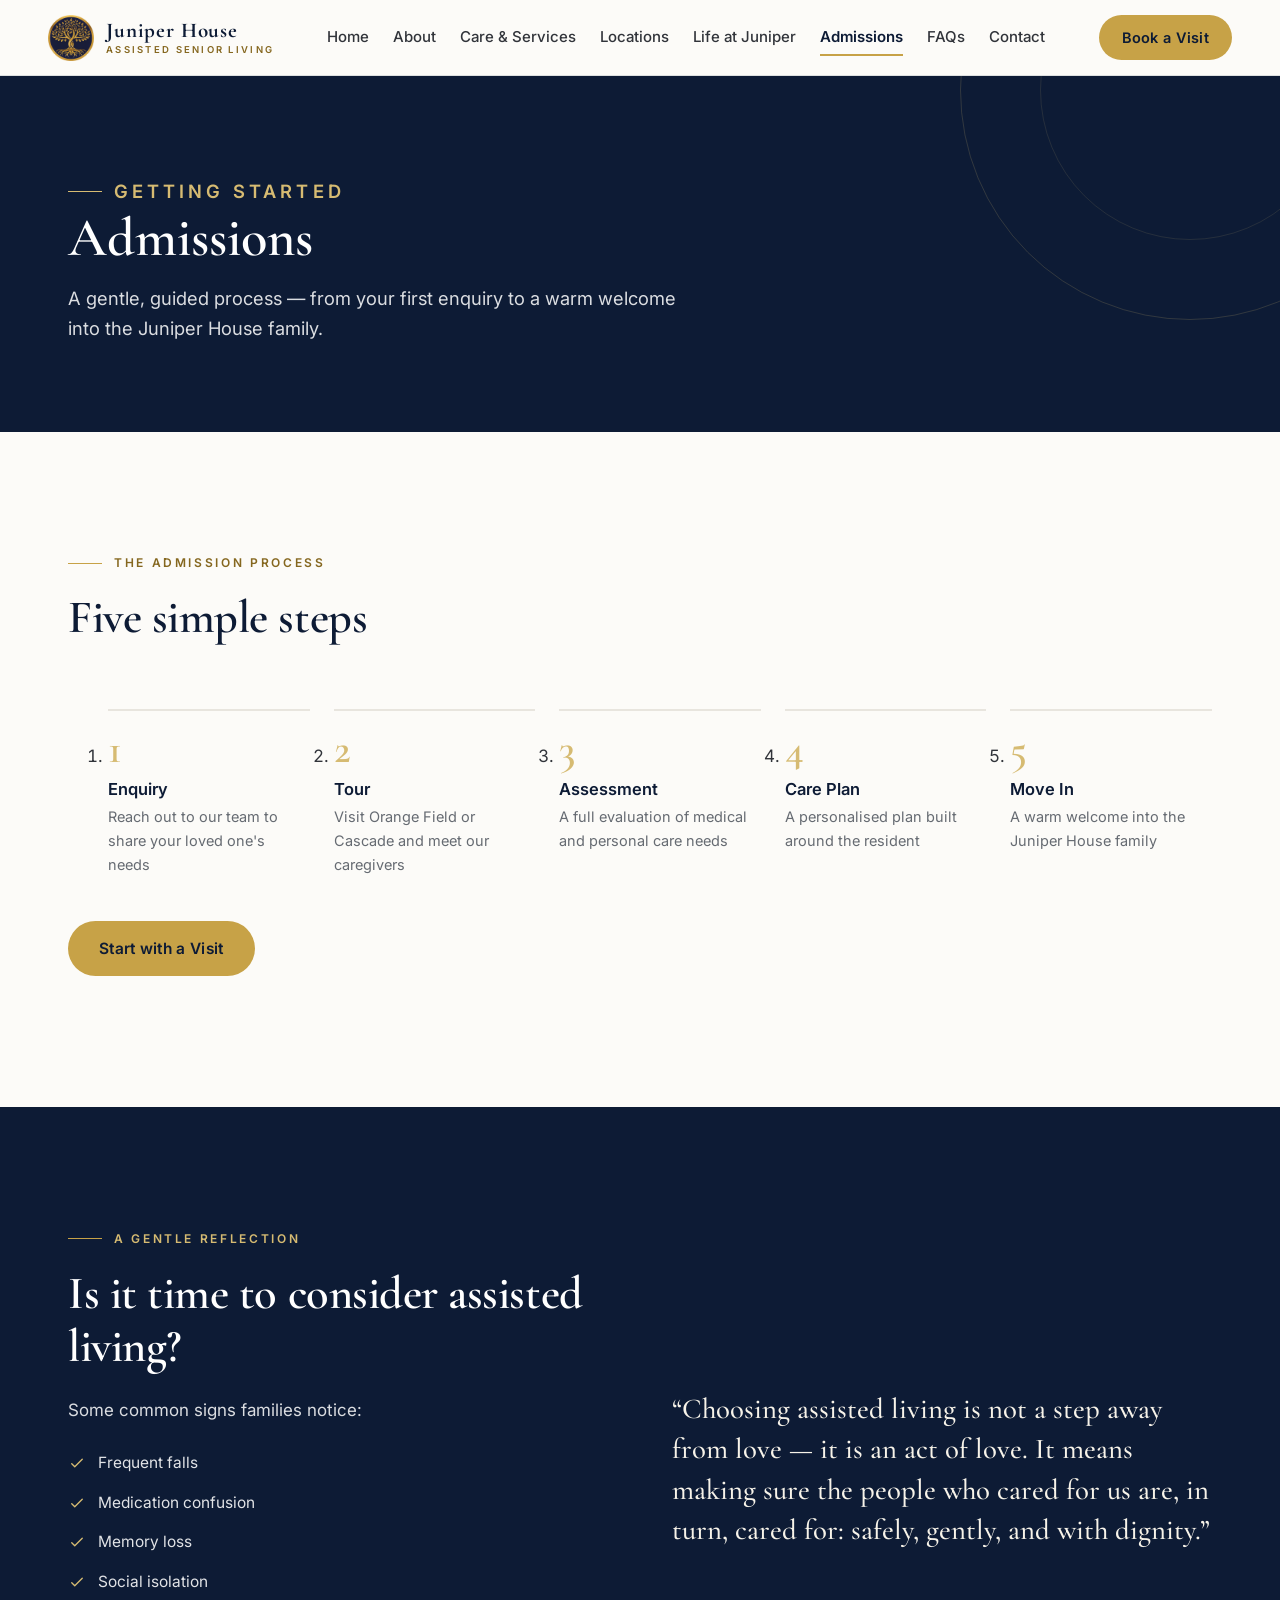
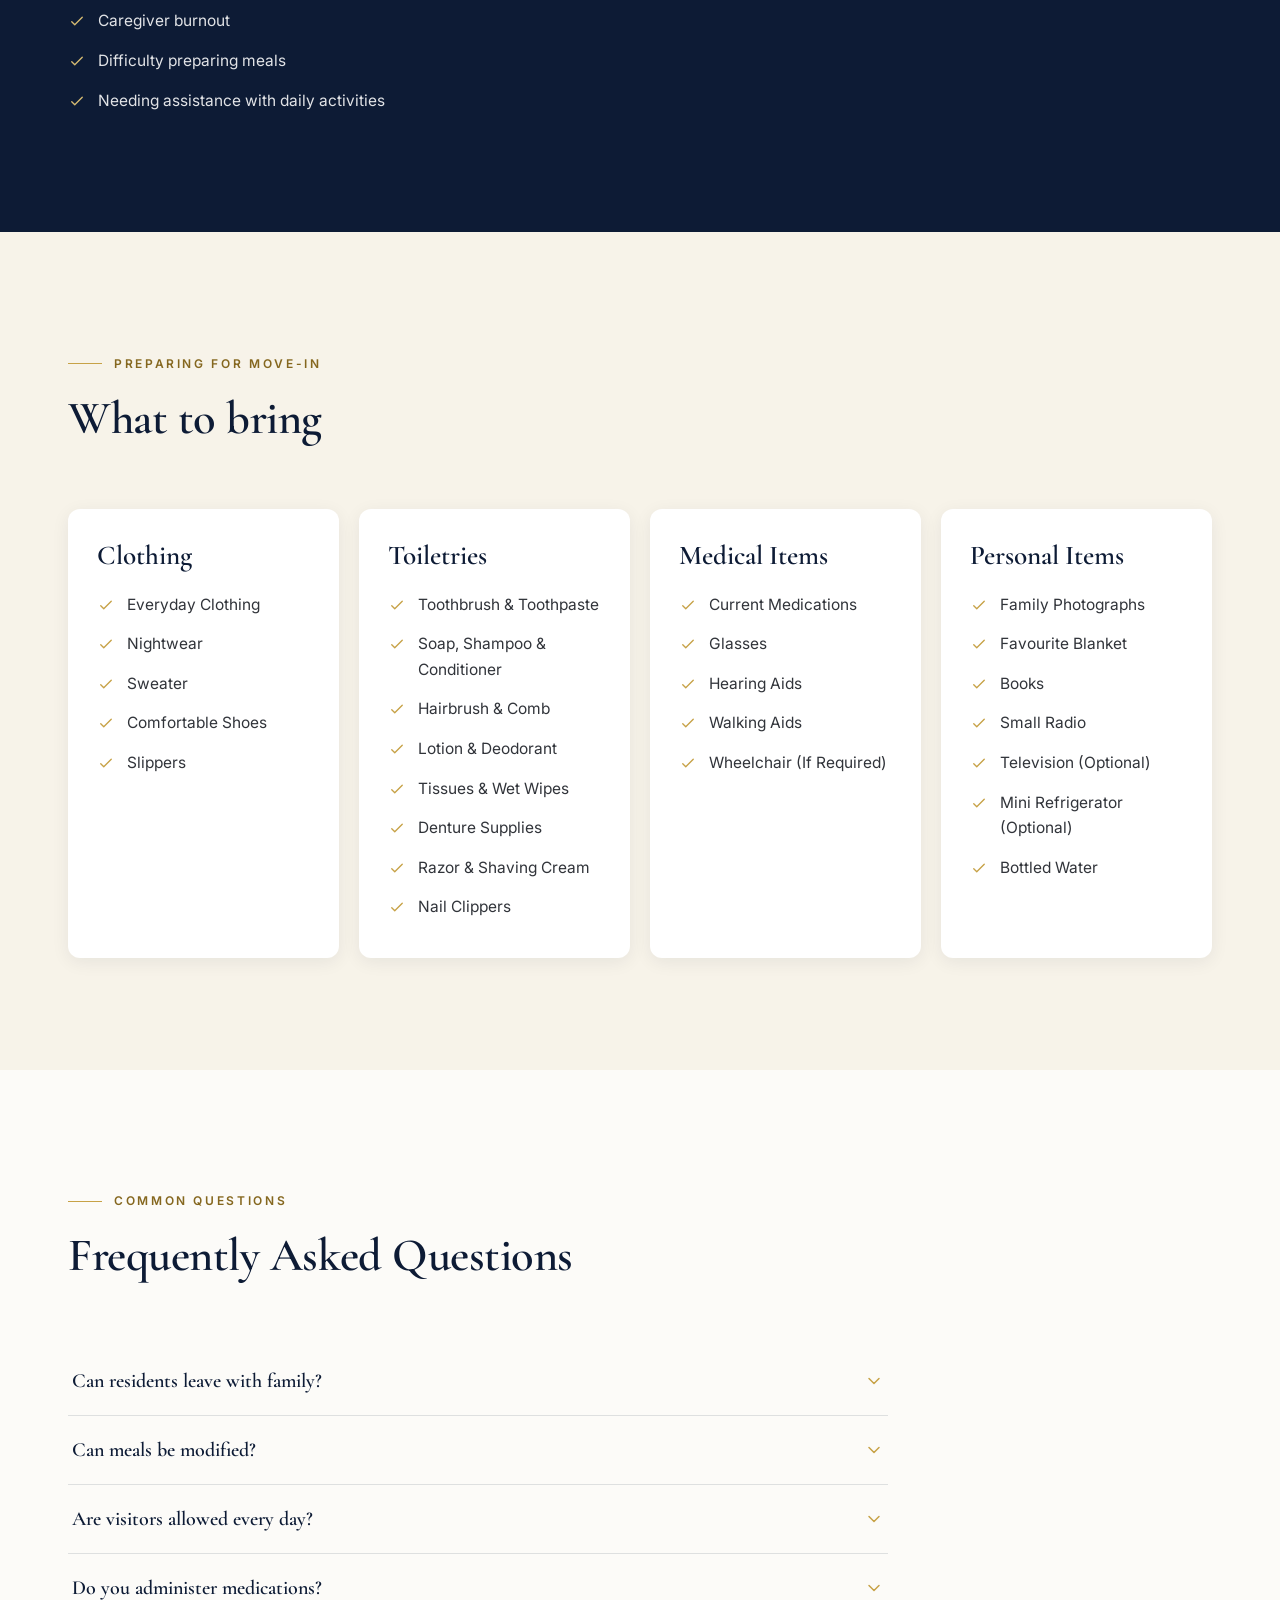
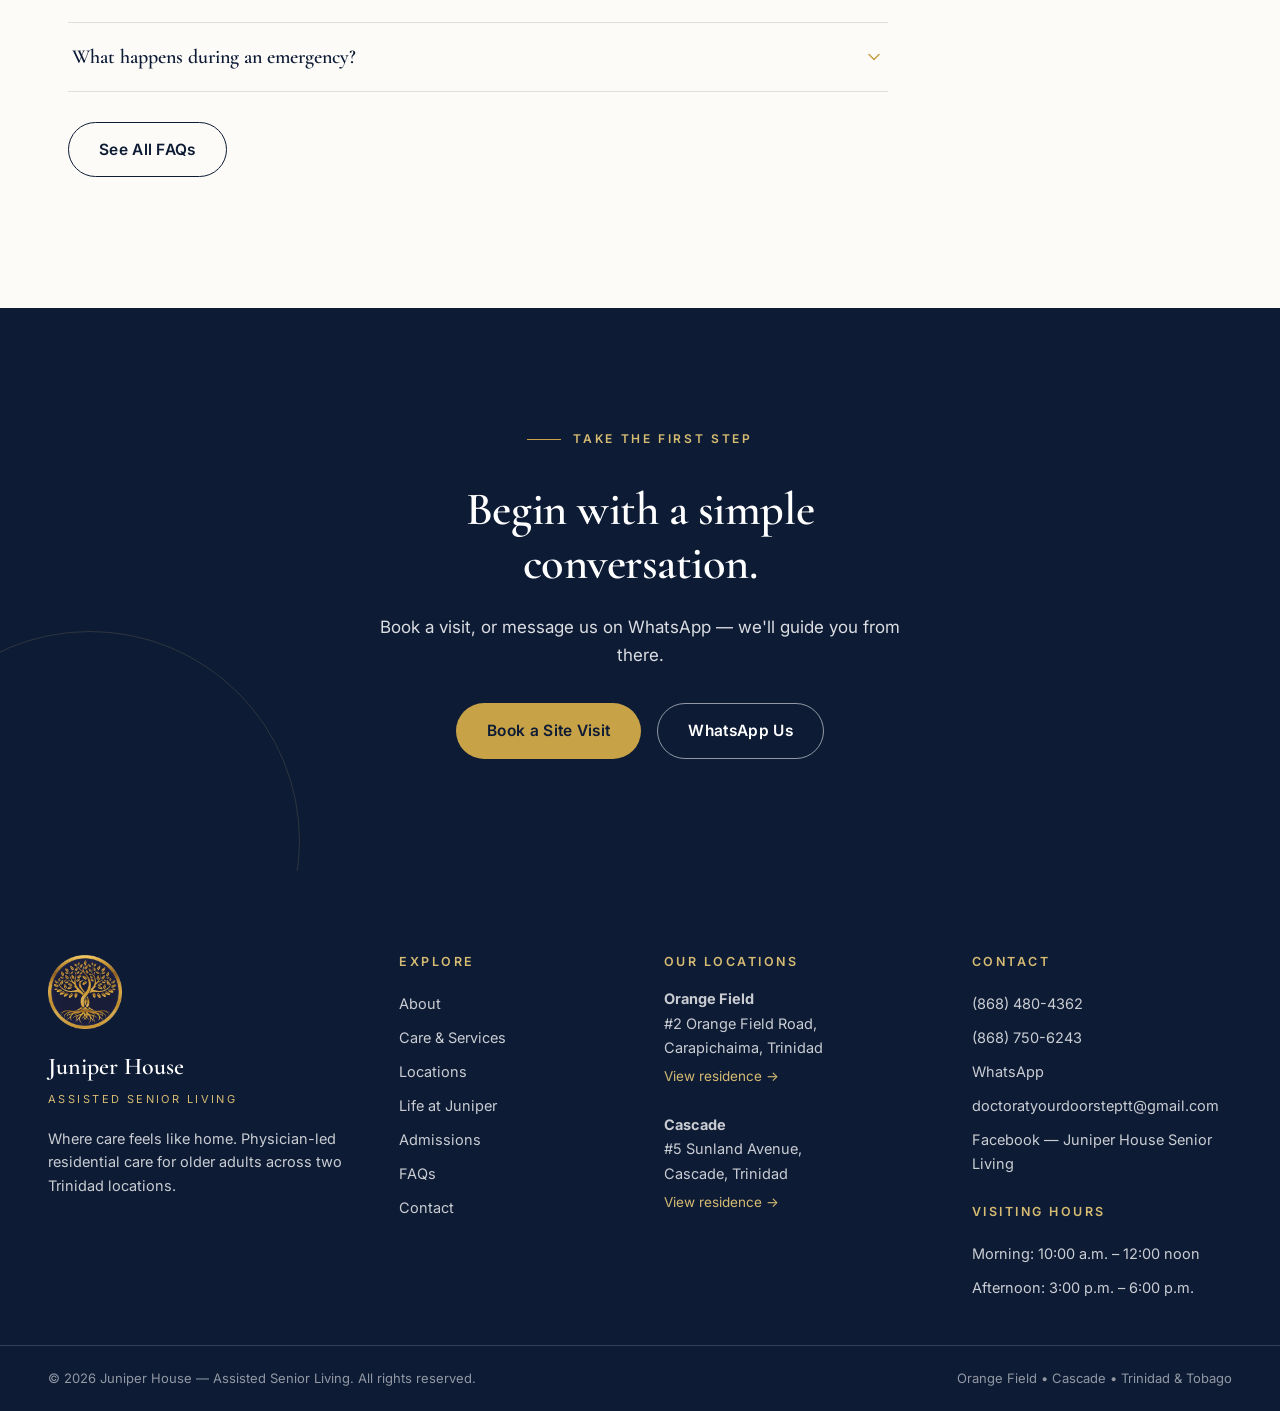
<file: admissions.html>
<!DOCTYPE html>
<html lang="en">
<head>
  <meta charset="UTF-8">
  <meta name="viewport" content="width=device-width, initial-scale=1.0">
  <title>Admissions | Juniper House — Assisted Senior Living, Trinidad</title>
  <meta name="description" content="How admission to Juniper House works: enquiry, tour, assessment, care plan and move-in. Plus what to bring and answers to common family questions.">
  <link rel="icon" type="image/png" href="assets/img/emblem.png">
  <link rel="preconnect" href="https://fonts.googleapis.com">
  <link rel="preconnect" href="https://fonts.gstatic.com" crossorigin>
  <link href="https://fonts.googleapis.com/css2?family=Cormorant+Garamond:wght@500;600;700&family=Inter:wght@400;500;600&display=swap" rel="stylesheet">
  <link rel="stylesheet" href="assets/css/main.css">
</head>
<body>
<a class="skip-link" href="#main">Skip to main content</a>

<header class="site-header">
  <div class="header-inner">
    <a class="brand" href="index.html" aria-label="Juniper House — home">
      <img src="assets/img/emblem.png" alt="" width="46" height="46">
      <span class="brand-text"><strong>Juniper House</strong><small>Assisted Senior Living</small></span>
    </a>
    <nav class="main-nav" aria-label="Primary">
      <a href="index.html">Home</a>
      <a href="about.html">About</a>
      <a href="care.html">Care &amp; Services</a>
      <a href="locations.html">Locations</a>
      <a href="life.html">Life at Juniper</a>
      <a href="admissions.html">Admissions</a>
      <a href="faq.html">FAQs</a>
      <a href="contact.html">Contact</a>
    </nav>
    <div class="header-actions">
      <a class="btn btn-gold btn-sm btn-book" href="contact.html#book">Book a Visit</a>
      <button class="nav-toggle" aria-expanded="false" aria-label="Open menu">
        <span></span><span></span><span></span>
      </button>
    </div>
  </div>
</header>

<div class="mobile-menu">
  <nav aria-label="Mobile">
    <a href="index.html">Home</a>
    <a href="about.html">About</a>
    <a href="care.html">Care &amp; Services</a>
    <a href="locations.html">Locations</a>
    <a href="life.html">Life at Juniper</a>
    <a href="admissions.html">Admissions</a>
    <a href="faq.html">FAQs</a>
    <a href="contact.html">Contact</a>
  </nav>
  <div class="menu-contact">
    <a class="btn btn-gold" href="contact.html#book">Book a Visit</a>
    <a class="link" href="tel:+18684804362">
      <svg width="20" height="20" viewBox="0 0 24 24" fill="none" stroke="currentColor" stroke-width="1.5" stroke-linecap="round" stroke-linejoin="round" aria-hidden="true"><path d="M5 4h4l2 5-2.5 1.5a12 12 0 0 0 5 5L15 13l5 2v4a2 2 0 0 1-2 2A16 16 0 0 1 3 6a2 2 0 0 1 2-2z"/></svg>
      (868) 480-4362
    </a>
    <a class="link" href="https://wa.me/18684804362" target="_blank" rel="noopener">
      <svg width="20" height="20" viewBox="0 0 24 24" fill="none" stroke="currentColor" stroke-width="1.5" stroke-linecap="round" stroke-linejoin="round" aria-hidden="true"><path d="M12 3a9 9 0 0 0-7.8 13.4L3 21l4.7-1.2A9 9 0 1 0 12 3z"/><path d="M9 8.5c0 4 2.5 6.5 6.5 6.5l1-2-2.5-1-1 1a5.5 5.5 0 0 1-2-2l1-1-1-2.5z"/></svg>
      WhatsApp us
    </a>
  </div>
</div>

<main id="main">

  <section class="page-hero">
    <div class="container">
      <p class="eyebrow">Getting Started</p>
      <h1>Admissions</h1>
      <p>A gentle, guided process — from your first enquiry to a warm welcome into the Juniper House family.</p>
    </div>
  </section>

  <!-- Steps -->
  <section class="section">
    <div class="container">
      <div class="section-head reveal">
        <p class="eyebrow">The Admission Process</p>
        <h2>Five simple steps</h2>
      </div>
      <ol class="steps reveal-stagger">
        <li class="step"><span class="num">1</span><h3>Enquiry</h3><p>Reach out to our team to share your loved one's needs</p></li>
        <li class="step"><span class="num">2</span><h3>Tour</h3><p>Visit Orange Field or Cascade and meet our caregivers</p></li>
        <li class="step"><span class="num">3</span><h3>Assessment</h3><p>A full evaluation of medical and personal care needs</p></li>
        <li class="step"><span class="num">4</span><h3>Care Plan</h3><p>A personalised plan built around the resident</p></li>
        <li class="step"><span class="num">5</span><h3>Move In</h3><p>A warm welcome into the Juniper House family</p></li>
      </ol>
      <p style="margin-top:44px"><a class="btn btn-gold" href="contact.html#book">Start with a Visit</a></p>
    </div>
  </section>

  <!-- Is it time? -->
  <section class="section section--navy">
    <div class="container">
      <div class="split">
        <div class="reveal">
          <p class="eyebrow">A Gentle Reflection</p>
          <h2>Is it time to consider assisted living?</h2>
          <p>Some common signs families notice:</p>
          <ul class="checklist">
            <li><svg width="18" height="18" viewBox="0 0 24 24" fill="none" stroke="currentColor" stroke-width="1.8" stroke-linecap="round" stroke-linejoin="round" aria-hidden="true"><path d="M5 13l4 4L19 7"/></svg>Frequent falls</li>
            <li><svg width="18" height="18" viewBox="0 0 24 24" fill="none" stroke="currentColor" stroke-width="1.8" stroke-linecap="round" stroke-linejoin="round" aria-hidden="true"><path d="M5 13l4 4L19 7"/></svg>Medication confusion</li>
            <li><svg width="18" height="18" viewBox="0 0 24 24" fill="none" stroke="currentColor" stroke-width="1.8" stroke-linecap="round" stroke-linejoin="round" aria-hidden="true"><path d="M5 13l4 4L19 7"/></svg>Memory loss</li>
            <li><svg width="18" height="18" viewBox="0 0 24 24" fill="none" stroke="currentColor" stroke-width="1.8" stroke-linecap="round" stroke-linejoin="round" aria-hidden="true"><path d="M5 13l4 4L19 7"/></svg>Social isolation</li>
            <li><svg width="18" height="18" viewBox="0 0 24 24" fill="none" stroke="currentColor" stroke-width="1.8" stroke-linecap="round" stroke-linejoin="round" aria-hidden="true"><path d="M5 13l4 4L19 7"/></svg>Caregiver burnout</li>
            <li><svg width="18" height="18" viewBox="0 0 24 24" fill="none" stroke="currentColor" stroke-width="1.8" stroke-linecap="round" stroke-linejoin="round" aria-hidden="true"><path d="M5 13l4 4L19 7"/></svg>Difficulty preparing meals</li>
            <li><svg width="18" height="18" viewBox="0 0 24 24" fill="none" stroke="currentColor" stroke-width="1.8" stroke-linecap="round" stroke-linejoin="round" aria-hidden="true"><path d="M5 13l4 4L19 7"/></svg>Needing assistance with daily activities</li>
          </ul>
        </div>
        <div class="reveal">
          <div class="statement" style="text-align:left">
            <blockquote style="font-size:clamp(1.35rem,2.4vw,1.8rem)">&ldquo;Choosing assisted living is not a step away from love — it is an act of love. It means making sure the people who cared for us are, in turn, cared for: safely, gently, and with dignity.&rdquo;</blockquote>
          </div>
        </div>
      </div>
    </div>
  </section>

  <!-- What to bring -->
  <section class="section section--cream">
    <div class="container">
      <div class="section-head reveal">
        <p class="eyebrow">Preparing for Move-In</p>
        <h2>What to bring</h2>
      </div>
      <div class="card-grid cols-4 reveal-stagger">
        <div class="card">
          <h3>Clothing</h3>
          <ul class="checklist">
            <li><svg width="18" height="18" viewBox="0 0 24 24" fill="none" stroke="currentColor" stroke-width="1.8" stroke-linecap="round" stroke-linejoin="round" aria-hidden="true"><path d="M5 13l4 4L19 7"/></svg>Everyday Clothing</li>
            <li><svg width="18" height="18" viewBox="0 0 24 24" fill="none" stroke="currentColor" stroke-width="1.8" stroke-linecap="round" stroke-linejoin="round" aria-hidden="true"><path d="M5 13l4 4L19 7"/></svg>Nightwear</li>
            <li><svg width="18" height="18" viewBox="0 0 24 24" fill="none" stroke="currentColor" stroke-width="1.8" stroke-linecap="round" stroke-linejoin="round" aria-hidden="true"><path d="M5 13l4 4L19 7"/></svg>Sweater</li>
            <li><svg width="18" height="18" viewBox="0 0 24 24" fill="none" stroke="currentColor" stroke-width="1.8" stroke-linecap="round" stroke-linejoin="round" aria-hidden="true"><path d="M5 13l4 4L19 7"/></svg>Comfortable Shoes</li>
            <li><svg width="18" height="18" viewBox="0 0 24 24" fill="none" stroke="currentColor" stroke-width="1.8" stroke-linecap="round" stroke-linejoin="round" aria-hidden="true"><path d="M5 13l4 4L19 7"/></svg>Slippers</li>
          </ul>
        </div>
        <div class="card">
          <h3>Toiletries</h3>
          <ul class="checklist">
            <li><svg width="18" height="18" viewBox="0 0 24 24" fill="none" stroke="currentColor" stroke-width="1.8" stroke-linecap="round" stroke-linejoin="round" aria-hidden="true"><path d="M5 13l4 4L19 7"/></svg>Toothbrush &amp; Toothpaste</li>
            <li><svg width="18" height="18" viewBox="0 0 24 24" fill="none" stroke="currentColor" stroke-width="1.8" stroke-linecap="round" stroke-linejoin="round" aria-hidden="true"><path d="M5 13l4 4L19 7"/></svg>Soap, Shampoo &amp; Conditioner</li>
            <li><svg width="18" height="18" viewBox="0 0 24 24" fill="none" stroke="currentColor" stroke-width="1.8" stroke-linecap="round" stroke-linejoin="round" aria-hidden="true"><path d="M5 13l4 4L19 7"/></svg>Hairbrush &amp; Comb</li>
            <li><svg width="18" height="18" viewBox="0 0 24 24" fill="none" stroke="currentColor" stroke-width="1.8" stroke-linecap="round" stroke-linejoin="round" aria-hidden="true"><path d="M5 13l4 4L19 7"/></svg>Lotion &amp; Deodorant</li>
            <li><svg width="18" height="18" viewBox="0 0 24 24" fill="none" stroke="currentColor" stroke-width="1.8" stroke-linecap="round" stroke-linejoin="round" aria-hidden="true"><path d="M5 13l4 4L19 7"/></svg>Tissues &amp; Wet Wipes</li>
            <li><svg width="18" height="18" viewBox="0 0 24 24" fill="none" stroke="currentColor" stroke-width="1.8" stroke-linecap="round" stroke-linejoin="round" aria-hidden="true"><path d="M5 13l4 4L19 7"/></svg>Denture Supplies</li>
            <li><svg width="18" height="18" viewBox="0 0 24 24" fill="none" stroke="currentColor" stroke-width="1.8" stroke-linecap="round" stroke-linejoin="round" aria-hidden="true"><path d="M5 13l4 4L19 7"/></svg>Razor &amp; Shaving Cream</li>
            <li><svg width="18" height="18" viewBox="0 0 24 24" fill="none" stroke="currentColor" stroke-width="1.8" stroke-linecap="round" stroke-linejoin="round" aria-hidden="true"><path d="M5 13l4 4L19 7"/></svg>Nail Clippers</li>
          </ul>
        </div>
        <div class="card">
          <h3>Medical Items</h3>
          <ul class="checklist">
            <li><svg width="18" height="18" viewBox="0 0 24 24" fill="none" stroke="currentColor" stroke-width="1.8" stroke-linecap="round" stroke-linejoin="round" aria-hidden="true"><path d="M5 13l4 4L19 7"/></svg>Current Medications</li>
            <li><svg width="18" height="18" viewBox="0 0 24 24" fill="none" stroke="currentColor" stroke-width="1.8" stroke-linecap="round" stroke-linejoin="round" aria-hidden="true"><path d="M5 13l4 4L19 7"/></svg>Glasses</li>
            <li><svg width="18" height="18" viewBox="0 0 24 24" fill="none" stroke="currentColor" stroke-width="1.8" stroke-linecap="round" stroke-linejoin="round" aria-hidden="true"><path d="M5 13l4 4L19 7"/></svg>Hearing Aids</li>
            <li><svg width="18" height="18" viewBox="0 0 24 24" fill="none" stroke="currentColor" stroke-width="1.8" stroke-linecap="round" stroke-linejoin="round" aria-hidden="true"><path d="M5 13l4 4L19 7"/></svg>Walking Aids</li>
            <li><svg width="18" height="18" viewBox="0 0 24 24" fill="none" stroke="currentColor" stroke-width="1.8" stroke-linecap="round" stroke-linejoin="round" aria-hidden="true"><path d="M5 13l4 4L19 7"/></svg>Wheelchair (If Required)</li>
          </ul>
        </div>
        <div class="card">
          <h3>Personal Items</h3>
          <ul class="checklist">
            <li><svg width="18" height="18" viewBox="0 0 24 24" fill="none" stroke="currentColor" stroke-width="1.8" stroke-linecap="round" stroke-linejoin="round" aria-hidden="true"><path d="M5 13l4 4L19 7"/></svg>Family Photographs</li>
            <li><svg width="18" height="18" viewBox="0 0 24 24" fill="none" stroke="currentColor" stroke-width="1.8" stroke-linecap="round" stroke-linejoin="round" aria-hidden="true"><path d="M5 13l4 4L19 7"/></svg>Favourite Blanket</li>
            <li><svg width="18" height="18" viewBox="0 0 24 24" fill="none" stroke="currentColor" stroke-width="1.8" stroke-linecap="round" stroke-linejoin="round" aria-hidden="true"><path d="M5 13l4 4L19 7"/></svg>Books</li>
            <li><svg width="18" height="18" viewBox="0 0 24 24" fill="none" stroke="currentColor" stroke-width="1.8" stroke-linecap="round" stroke-linejoin="round" aria-hidden="true"><path d="M5 13l4 4L19 7"/></svg>Small Radio</li>
            <li><svg width="18" height="18" viewBox="0 0 24 24" fill="none" stroke="currentColor" stroke-width="1.8" stroke-linecap="round" stroke-linejoin="round" aria-hidden="true"><path d="M5 13l4 4L19 7"/></svg>Television (Optional)</li>
            <li><svg width="18" height="18" viewBox="0 0 24 24" fill="none" stroke="currentColor" stroke-width="1.8" stroke-linecap="round" stroke-linejoin="round" aria-hidden="true"><path d="M5 13l4 4L19 7"/></svg>Mini Refrigerator (Optional)</li>
            <li><svg width="18" height="18" viewBox="0 0 24 24" fill="none" stroke="currentColor" stroke-width="1.8" stroke-linecap="round" stroke-linejoin="round" aria-hidden="true"><path d="M5 13l4 4L19 7"/></svg>Bottled Water</li>
          </ul>
        </div>
      </div>
    </div>
  </section>

  <!-- FAQ -->
  <section class="section">
    <div class="container">
      <div class="section-head reveal">
        <p class="eyebrow">Common Questions</p>
        <h2>Frequently Asked Questions</h2>
      </div>
      <div class="faq reveal">
        <div class="faq-item">
          <button aria-expanded="false">Can residents leave with family?<svg class="chev" width="20" height="20" viewBox="0 0 24 24" fill="none" stroke="currentColor" stroke-width="1.8" stroke-linecap="round" stroke-linejoin="round" aria-hidden="true"><path d="M6 9l6 6 6-6"/></svg></button>
          <div class="faq-panel"><p>Yes, once the appropriate sign-out procedures have been completed.</p></div>
        </div>
        <div class="faq-item">
          <button aria-expanded="false">Can meals be modified?<svg class="chev" width="20" height="20" viewBox="0 0 24 24" fill="none" stroke="currentColor" stroke-width="1.8" stroke-linecap="round" stroke-linejoin="round" aria-hidden="true"><path d="M6 9l6 6 6-6"/></svg></button>
          <div class="faq-panel"><p>Yes, meals can accommodate medical conditions and dietary requirements.</p></div>
        </div>
        <div class="faq-item">
          <button aria-expanded="false">Are visitors allowed every day?<svg class="chev" width="20" height="20" viewBox="0 0 24 24" fill="none" stroke="currentColor" stroke-width="1.8" stroke-linecap="round" stroke-linejoin="round" aria-hidden="true"><path d="M6 9l6 6 6-6"/></svg></button>
          <div class="faq-panel"><p>Yes, during designated visiting hours: 10:00 a.m. – 12:00 noon and 3:00 p.m. – 6:00 p.m.</p></div>
        </div>
        <div class="faq-item">
          <button aria-expanded="false">Do you administer medications?<svg class="chev" width="20" height="20" viewBox="0 0 24 24" fill="none" stroke="currentColor" stroke-width="1.8" stroke-linecap="round" stroke-linejoin="round" aria-hidden="true"><path d="M6 9l6 6 6-6"/></svg></button>
          <div class="faq-panel"><p>Yes. Medication administration is part of our nursing team's daily care.</p></div>
        </div>
        <div class="faq-item">
          <button aria-expanded="false">What happens during an emergency?<svg class="chev" width="20" height="20" viewBox="0 0 24 24" fill="none" stroke="currentColor" stroke-width="1.8" stroke-linecap="round" stroke-linejoin="round" aria-hidden="true"><path d="M6 9l6 6 6-6"/></svg></button>
          <div class="faq-panel"><p>The caregiver immediately notifies the nursing supervisor, who assesses the resident and contacts the designated family member and physician. Whenever possible, care is managed safely within the facility; if hospital care is required, emergency medical services are contacted and the resident is transferred promptly.</p></div>
        </div>
        </div>
      <p style="margin-top:30px"><a class="btn btn-outline-navy" href="faq.html">See All FAQs</a></p>
    </div>
  </section>

  <!-- CTA -->
  <section class="section section--navy cta-band">
    <div class="container">
      <div class="reveal">
        <p class="eyebrow">Take the First Step</p>
        <h2>Begin with a simple conversation.</h2>
        <p>Book a visit, or message us on WhatsApp — we'll guide you from there.</p>
        <div class="hero-ctas">
          <a class="btn btn-gold" href="contact.html#book">Book a Site Visit</a>
          <a class="btn btn-outline-light" href="https://wa.me/18684804362" target="_blank" rel="noopener">WhatsApp Us</a>
        </div>
      </div>
    </div>
  </section>

</main>

<footer class="site-footer">
  <div class="footer-main">
    <div class="footer-brand">
      <img src="assets/img/emblem.png" alt="" loading="lazy">
      <span class="fb-name">Juniper House</span>
      <span class="fb-tag">Assisted Senior Living</span>
      <p>Where care feels like home. Physician-led residential care for older adults across two Trinidad locations.</p>
    </div>
    <div>
      <h3>Explore</h3>
      <ul>
        <li><a href="about.html">About</a></li>
        <li><a href="care.html">Care &amp; Services</a></li>
        <li><a href="locations.html">Locations</a></li>
        <li><a href="life.html">Life at Juniper</a></li>
        <li><a href="admissions.html">Admissions</a></li>
        <li><a href="faq.html">FAQs</a></li>
        <li><a href="contact.html">Contact</a></li>
      </ul>
    </div>
    <div>
      <h3>Our Locations</h3>
      <address>
        <strong>Orange Field</strong><br>
        #2 Orange Field Road,<br>Carapichaima, Trinidad<br>
        <a class="maplink" href="orange-field.html">View residence →</a>
      </address>
      <br>
      <address>
        <strong>Cascade</strong><br>
        #5 Sunland Avenue,<br>Cascade, Trinidad<br>
        <a class="maplink" href="cascade.html">View residence →</a>
      </address>
    </div>
    <div>
      <h3>Contact</h3>
      <ul>
        <li><a href="tel:+18684804362">(868) 480-4362</a></li>
        <li><a href="tel:+18687506243">(868) 750-6243</a></li>
        <li><a href="https://wa.me/18684804362" target="_blank" rel="noopener">WhatsApp</a></li>
        <li><a href="mailto:doctoratyourdoorsteptt@gmail.com">doctoratyourdoorsteptt@gmail.com</a></li>
        <li><a href="https://www.facebook.com/search/top?q=Juniper%20House%20Senior%20Living" target="_blank" rel="noopener">Facebook — Juniper House Senior Living</a></li>
      </ul>
      <br>
      <h3>Visiting Hours</h3>
      <ul>
        <li>Morning: 10:00 a.m. – 12:00 noon</li>
        <li>Afternoon: 3:00 p.m. – 6:00 p.m.</li>
      </ul>
    </div>
  </div>
  <div class="footer-bottom">
    <div class="container">
      <span>© <span id="year">2026</span> Juniper House — Assisted Senior Living. All rights reserved.</span>
      <span>Orange Field &bull; Cascade &bull; Trinidad &amp; Tobago</span>
    </div>
  </div>
</footer>

<script src="assets/js/main.js"></script>
</body>
</html>
</file>
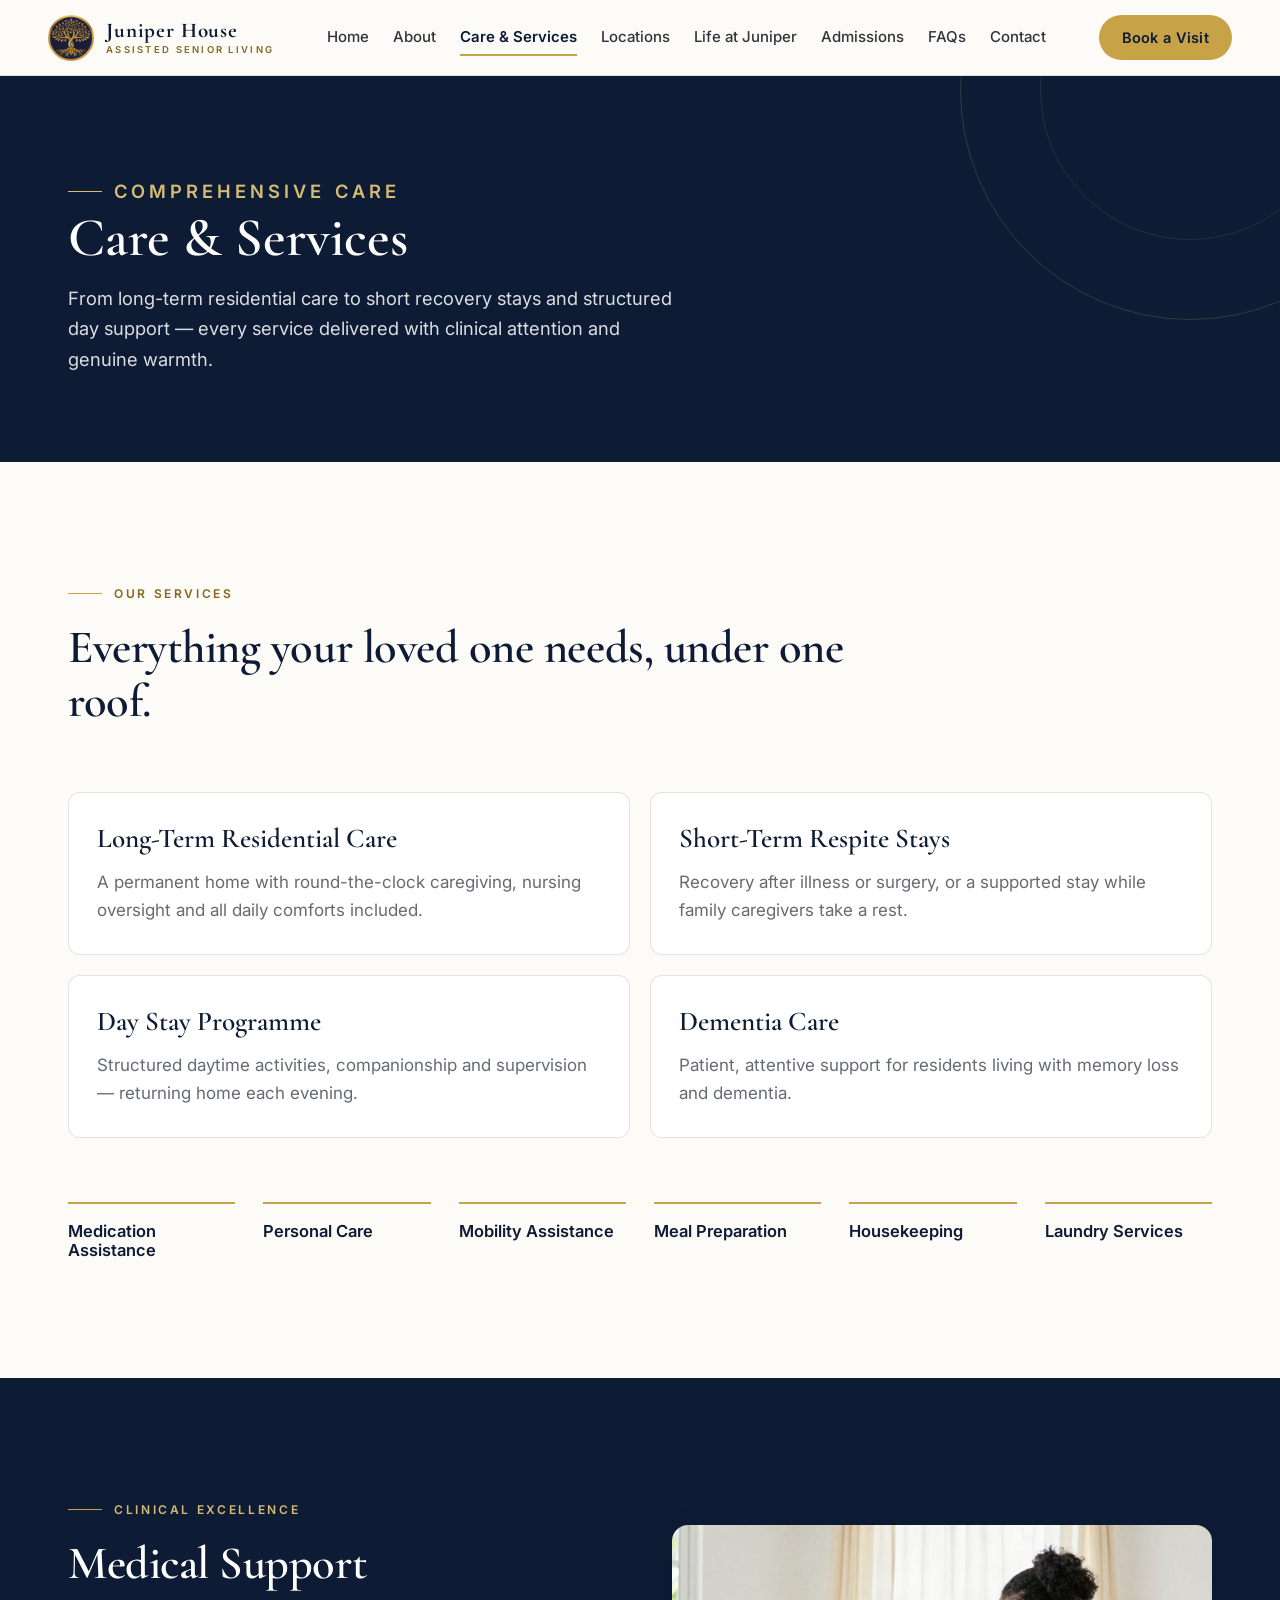
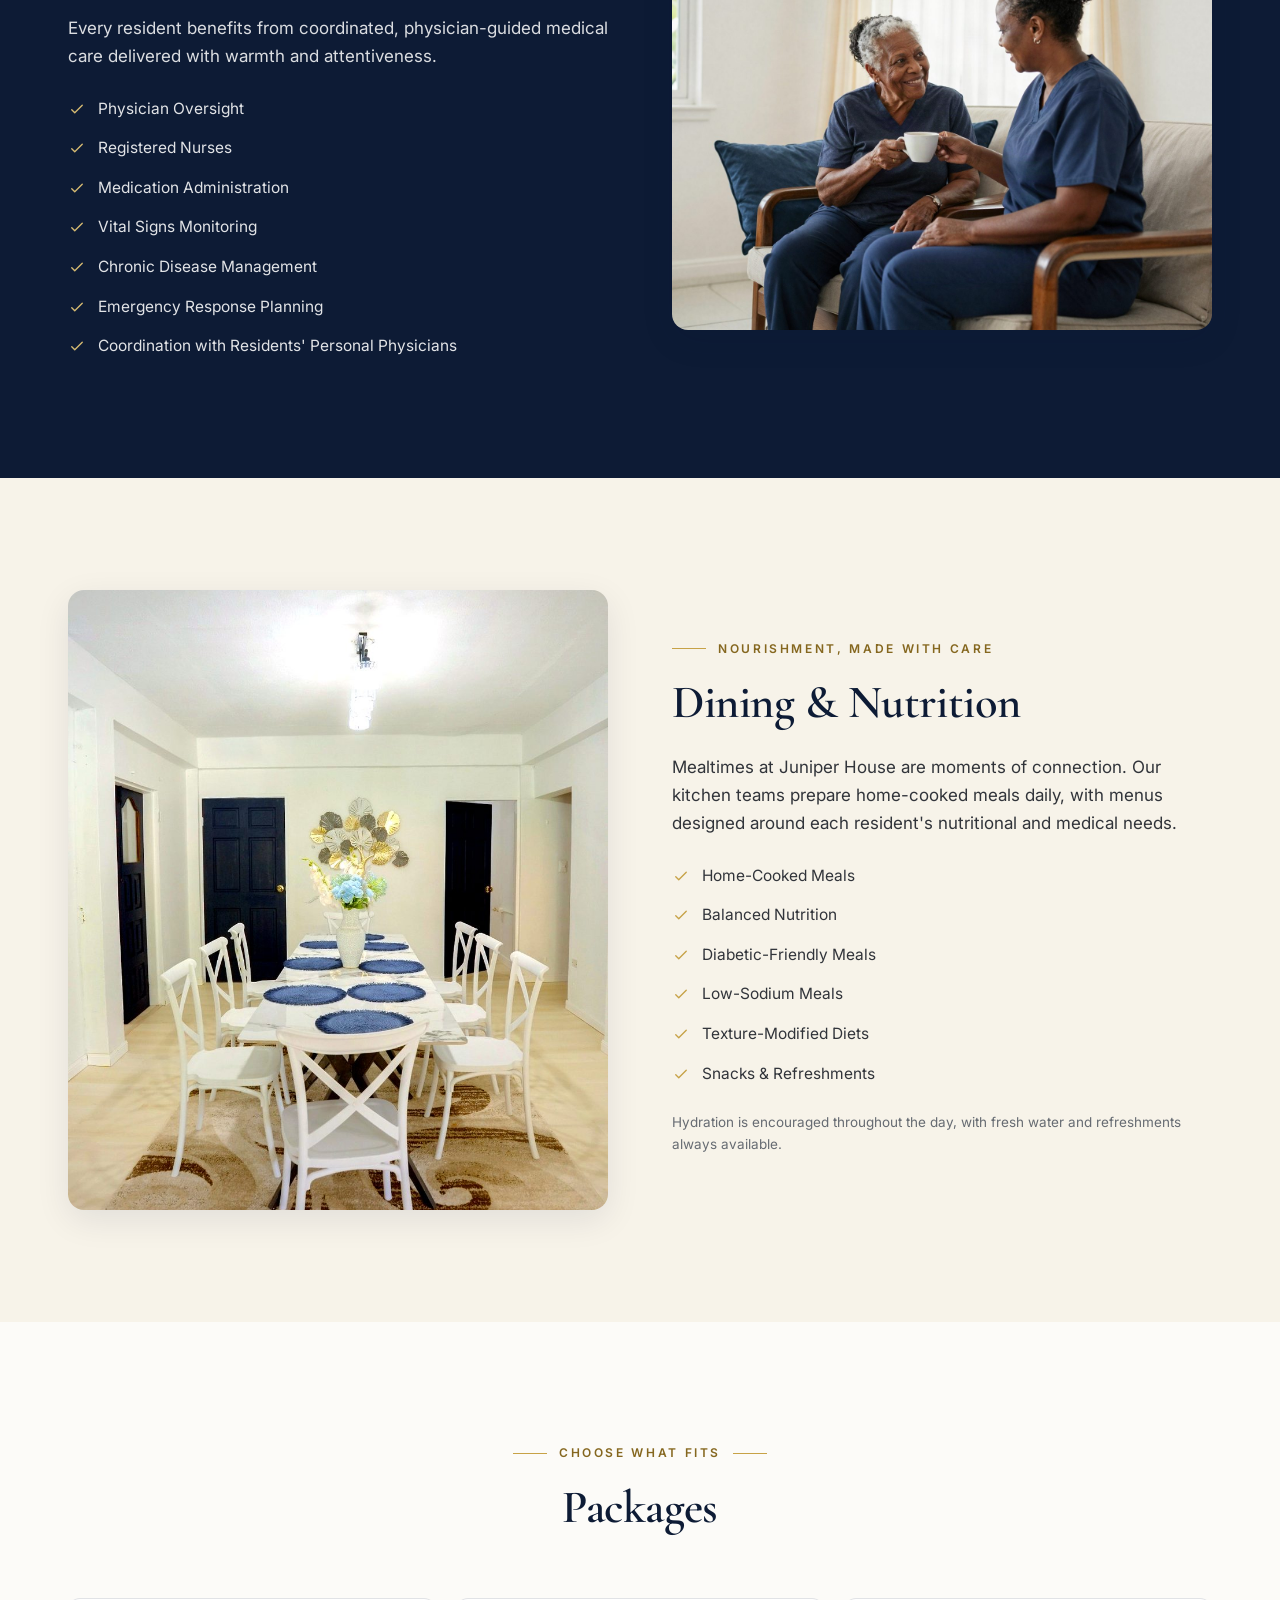
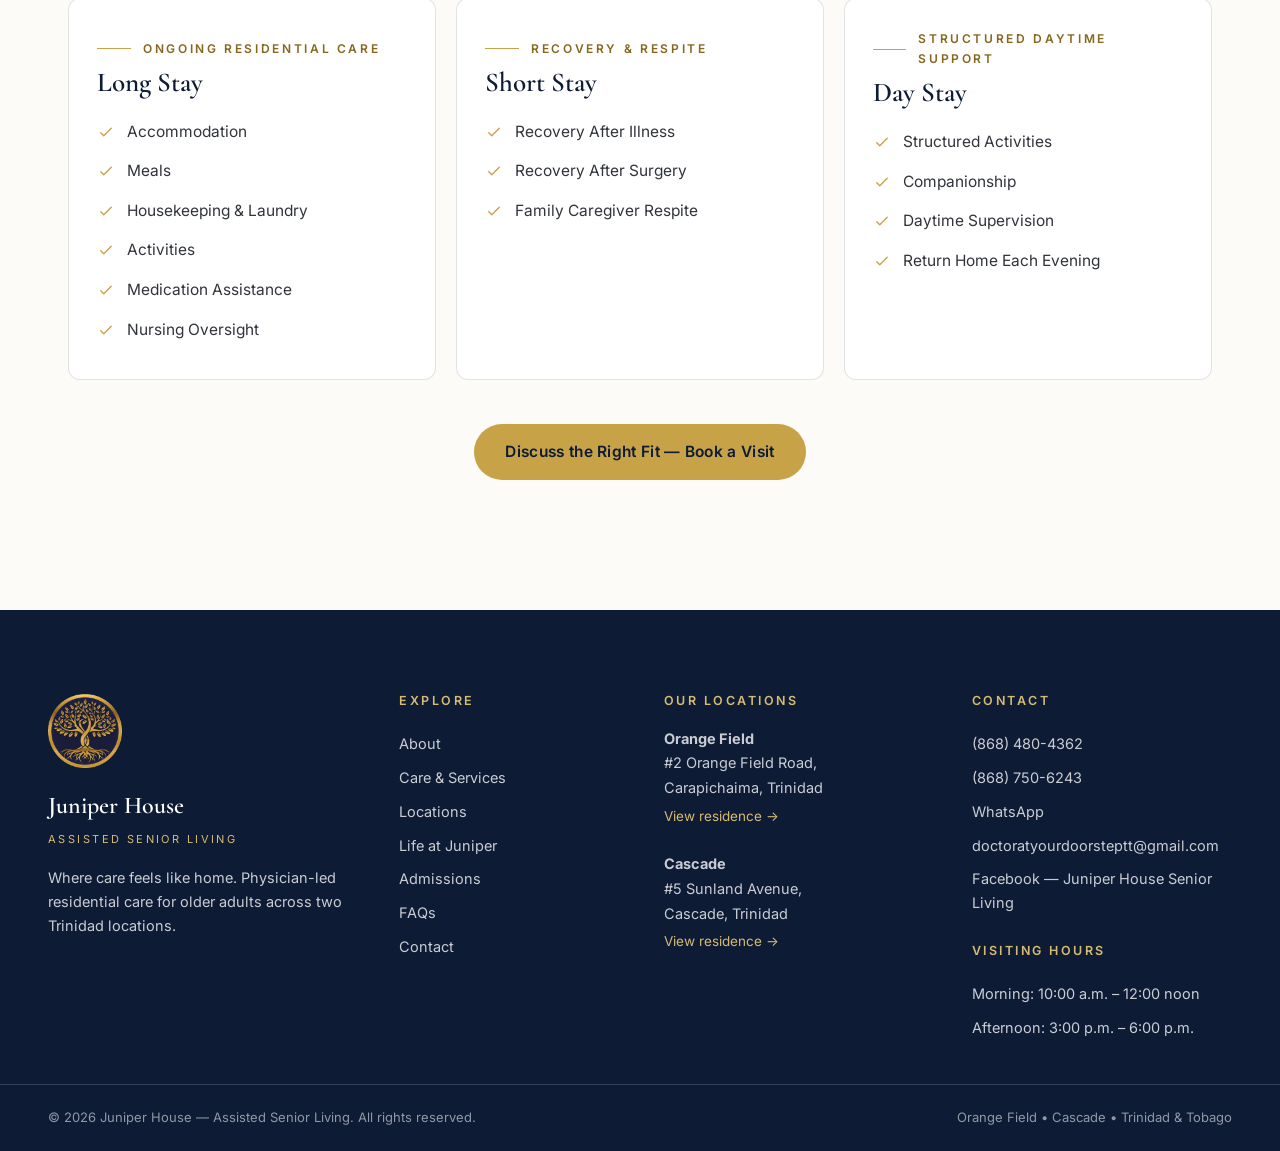
<file: care.html>
<!DOCTYPE html>
<html lang="en">
<head>
  <meta charset="UTF-8">
  <meta name="viewport" content="width=device-width, initial-scale=1.0">
  <title>Care &amp; Services | Juniper House — Assisted Senior Living, Trinidad</title>
  <meta name="description" content="Long-term residential care, respite stays, day programmes, dementia care and physician-guided medical support at Juniper House, Trinidad.">
  <link rel="icon" type="image/png" href="assets/img/emblem.png">
  <link rel="preconnect" href="https://fonts.googleapis.com">
  <link rel="preconnect" href="https://fonts.gstatic.com" crossorigin>
  <link href="https://fonts.googleapis.com/css2?family=Cormorant+Garamond:wght@500;600;700&family=Inter:wght@400;500;600&display=swap" rel="stylesheet">
  <link rel="stylesheet" href="assets/css/main.css">
</head>
<body>
<a class="skip-link" href="#main">Skip to main content</a>

<header class="site-header">
  <div class="header-inner">
    <a class="brand" href="index.html" aria-label="Juniper House — home">
      <img src="assets/img/emblem.png" alt="" width="46" height="46">
      <span class="brand-text"><strong>Juniper House</strong><small>Assisted Senior Living</small></span>
    </a>
    <nav class="main-nav" aria-label="Primary">
      <a href="index.html">Home</a>
      <a href="about.html">About</a>
      <a href="care.html">Care &amp; Services</a>
      <a href="locations.html">Locations</a>
      <a href="life.html">Life at Juniper</a>
      <a href="admissions.html">Admissions</a>
      <a href="faq.html">FAQs</a>
      <a href="contact.html">Contact</a>
    </nav>
    <div class="header-actions">
      <a class="btn btn-gold btn-sm btn-book" href="contact.html#book">Book a Visit</a>
      <button class="nav-toggle" aria-expanded="false" aria-label="Open menu">
        <span></span><span></span><span></span>
      </button>
    </div>
  </div>
</header>

<div class="mobile-menu">
  <nav aria-label="Mobile">
    <a href="index.html">Home</a>
    <a href="about.html">About</a>
    <a href="care.html">Care &amp; Services</a>
    <a href="locations.html">Locations</a>
    <a href="life.html">Life at Juniper</a>
    <a href="admissions.html">Admissions</a>
    <a href="faq.html">FAQs</a>
    <a href="contact.html">Contact</a>
  </nav>
  <div class="menu-contact">
    <a class="btn btn-gold" href="contact.html#book">Book a Visit</a>
    <a class="link" href="tel:+18684804362">
      <svg width="20" height="20" viewBox="0 0 24 24" fill="none" stroke="currentColor" stroke-width="1.5" stroke-linecap="round" stroke-linejoin="round" aria-hidden="true"><path d="M5 4h4l2 5-2.5 1.5a12 12 0 0 0 5 5L15 13l5 2v4a2 2 0 0 1-2 2A16 16 0 0 1 3 6a2 2 0 0 1 2-2z"/></svg>
      (868) 480-4362
    </a>
    <a class="link" href="https://wa.me/18684804362" target="_blank" rel="noopener">
      <svg width="20" height="20" viewBox="0 0 24 24" fill="none" stroke="currentColor" stroke-width="1.5" stroke-linecap="round" stroke-linejoin="round" aria-hidden="true"><path d="M12 3a9 9 0 0 0-7.8 13.4L3 21l4.7-1.2A9 9 0 1 0 12 3z"/><path d="M9 8.5c0 4 2.5 6.5 6.5 6.5l1-2-2.5-1-1 1a5.5 5.5 0 0 1-2-2l1-1-1-2.5z"/></svg>
      WhatsApp us
    </a>
  </div>
</div>

<main id="main">

  <section class="page-hero">
    <div class="container">
      <p class="eyebrow">Comprehensive Care</p>
      <h1>Care &amp; Services</h1>
      <p>From long-term residential care to short recovery stays and structured day support — every service delivered with clinical attention and genuine warmth.</p>
    </div>
  </section>

  <!-- Services -->
  <section class="section">
    <div class="container">
      <div class="section-head reveal">
        <p class="eyebrow">Our Services</p>
        <h2>Everything your loved one needs, under one roof.</h2>
      </div>
      <div class="card-grid cols-2 reveal-stagger">
        <div class="card">
          <h3>Long-Term Residential Care</h3>
          <p class="mt-0" style="margin:0;color:var(--ink-2)">A permanent home with round-the-clock caregiving, nursing oversight and all daily comforts included.</p>
        </div>
        <div class="card">
          <h3>Short-Term Respite Stays</h3>
          <p style="margin:0;color:var(--ink-2)">Recovery after illness or surgery, or a supported stay while family caregivers take a rest.</p>
        </div>
        <div class="card">
          <h3>Day Stay Programme</h3>
          <p style="margin:0;color:var(--ink-2)">Structured daytime activities, companionship and supervision — returning home each evening.</p>
        </div>
        <div class="card">
          <h3>Dementia Care</h3>
          <p style="margin:0;color:var(--ink-2)">Patient, attentive support for residents living with memory loss and dementia.</p>
        </div>
      </div>
      <div class="mini-features reveal-stagger" style="grid-template-columns:repeat(auto-fit,minmax(160px,1fr))">
        <div class="mini-feature"><h3>Medication Assistance</h3></div>
        <div class="mini-feature"><h3>Personal Care</h3></div>
        <div class="mini-feature"><h3>Mobility Assistance</h3></div>
        <div class="mini-feature"><h3>Meal Preparation</h3></div>
        <div class="mini-feature"><h3>Housekeeping</h3></div>
        <div class="mini-feature"><h3>Laundry Services</h3></div>
      </div>
    </div>
  </section>

  <!-- Medical support -->
  <section class="section section--navy">
    <div class="container">
      <div class="split">
        <div class="reveal">
          <p class="eyebrow">Clinical Excellence</p>
          <h2>Medical Support</h2>
          <p>Every resident benefits from coordinated, physician-guided medical care delivered with warmth and attentiveness.</p>
          <ul class="checklist">
            <li><svg width="18" height="18" viewBox="0 0 24 24" fill="none" stroke="currentColor" stroke-width="1.8" stroke-linecap="round" stroke-linejoin="round" aria-hidden="true"><path d="M5 13l4 4L19 7"/></svg>Physician Oversight</li>
            <li><svg width="18" height="18" viewBox="0 0 24 24" fill="none" stroke="currentColor" stroke-width="1.8" stroke-linecap="round" stroke-linejoin="round" aria-hidden="true"><path d="M5 13l4 4L19 7"/></svg>Registered Nurses</li>
            <li><svg width="18" height="18" viewBox="0 0 24 24" fill="none" stroke="currentColor" stroke-width="1.8" stroke-linecap="round" stroke-linejoin="round" aria-hidden="true"><path d="M5 13l4 4L19 7"/></svg>Medication Administration</li>
            <li><svg width="18" height="18" viewBox="0 0 24 24" fill="none" stroke="currentColor" stroke-width="1.8" stroke-linecap="round" stroke-linejoin="round" aria-hidden="true"><path d="M5 13l4 4L19 7"/></svg>Vital Signs Monitoring</li>
            <li><svg width="18" height="18" viewBox="0 0 24 24" fill="none" stroke="currentColor" stroke-width="1.8" stroke-linecap="round" stroke-linejoin="round" aria-hidden="true"><path d="M5 13l4 4L19 7"/></svg>Chronic Disease Management</li>
            <li><svg width="18" height="18" viewBox="0 0 24 24" fill="none" stroke="currentColor" stroke-width="1.8" stroke-linecap="round" stroke-linejoin="round" aria-hidden="true"><path d="M5 13l4 4L19 7"/></svg>Emergency Response Planning</li>
            <li><svg width="18" height="18" viewBox="0 0 24 24" fill="none" stroke="currentColor" stroke-width="1.8" stroke-linecap="round" stroke-linejoin="round" aria-hidden="true"><path d="M5 13l4 4L19 7"/></svg>Coordination with Residents' Personal Physicians</li>
          </ul>
        </div>
        <div class="split-media reveal">
          <!-- PLACEHOLDER IMAGE (AI-generated) — replace with real photography when available. See docs/photography-shot-list.md -->
          <img src="assets/img/placeholder-caregiver.jpg" alt="A caregiver in navy scrubs sharing tea and conversation with a smiling resident" loading="lazy">
        </div>
      </div>
    </div>
  </section>

  <!-- Dining & nutrition -->
  <section class="section section--cream">
    <div class="container">
      <div class="split">
        <div class="split-media reveal">
          <img src="assets/img/dining-room.jpg" alt="The elegant shared dining room, set with navy placemats and fresh flowers" loading="lazy">
        </div>
        <div class="reveal">
          <p class="eyebrow">Nourishment, Made with Care</p>
          <h2>Dining &amp; Nutrition</h2>
          <p>Mealtimes at Juniper House are moments of connection. Our kitchen teams prepare home-cooked meals daily, with menus designed around each resident's nutritional and medical needs.</p>
          <ul class="checklist">
            <li><svg width="18" height="18" viewBox="0 0 24 24" fill="none" stroke="currentColor" stroke-width="1.8" stroke-linecap="round" stroke-linejoin="round" aria-hidden="true"><path d="M5 13l4 4L19 7"/></svg>Home-Cooked Meals</li>
            <li><svg width="18" height="18" viewBox="0 0 24 24" fill="none" stroke="currentColor" stroke-width="1.8" stroke-linecap="round" stroke-linejoin="round" aria-hidden="true"><path d="M5 13l4 4L19 7"/></svg>Balanced Nutrition</li>
            <li><svg width="18" height="18" viewBox="0 0 24 24" fill="none" stroke="currentColor" stroke-width="1.8" stroke-linecap="round" stroke-linejoin="round" aria-hidden="true"><path d="M5 13l4 4L19 7"/></svg>Diabetic-Friendly Meals</li>
            <li><svg width="18" height="18" viewBox="0 0 24 24" fill="none" stroke="currentColor" stroke-width="1.8" stroke-linecap="round" stroke-linejoin="round" aria-hidden="true"><path d="M5 13l4 4L19 7"/></svg>Low-Sodium Meals</li>
            <li><svg width="18" height="18" viewBox="0 0 24 24" fill="none" stroke="currentColor" stroke-width="1.8" stroke-linecap="round" stroke-linejoin="round" aria-hidden="true"><path d="M5 13l4 4L19 7"/></svg>Texture-Modified Diets</li>
            <li><svg width="18" height="18" viewBox="0 0 24 24" fill="none" stroke="currentColor" stroke-width="1.8" stroke-linecap="round" stroke-linejoin="round" aria-hidden="true"><path d="M5 13l4 4L19 7"/></svg>Snacks &amp; Refreshments</li>
          </ul>
          <p class="form-note" style="margin-top:18px">Hydration is encouraged throughout the day, with fresh water and refreshments always available.</p>
        </div>
      </div>
    </div>
  </section>

  <!-- Packages -->
  <section class="section">
    <div class="container">
      <div class="section-head center reveal">
        <p class="eyebrow">Choose What Fits</p>
        <h2>Packages</h2>
      </div>
      <div class="card-grid cols-3 reveal-stagger">
        <div class="card">
          <p class="eyebrow" style="margin-bottom:8px">Ongoing Residential Care</p>
          <h3>Long Stay</h3>
          <ul class="checklist">
            <li><svg width="18" height="18" viewBox="0 0 24 24" fill="none" stroke="currentColor" stroke-width="1.8" stroke-linecap="round" stroke-linejoin="round" aria-hidden="true"><path d="M5 13l4 4L19 7"/></svg>Accommodation</li>
            <li><svg width="18" height="18" viewBox="0 0 24 24" fill="none" stroke="currentColor" stroke-width="1.8" stroke-linecap="round" stroke-linejoin="round" aria-hidden="true"><path d="M5 13l4 4L19 7"/></svg>Meals</li>
            <li><svg width="18" height="18" viewBox="0 0 24 24" fill="none" stroke="currentColor" stroke-width="1.8" stroke-linecap="round" stroke-linejoin="round" aria-hidden="true"><path d="M5 13l4 4L19 7"/></svg>Housekeeping &amp; Laundry</li>
            <li><svg width="18" height="18" viewBox="0 0 24 24" fill="none" stroke="currentColor" stroke-width="1.8" stroke-linecap="round" stroke-linejoin="round" aria-hidden="true"><path d="M5 13l4 4L19 7"/></svg>Activities</li>
            <li><svg width="18" height="18" viewBox="0 0 24 24" fill="none" stroke="currentColor" stroke-width="1.8" stroke-linecap="round" stroke-linejoin="round" aria-hidden="true"><path d="M5 13l4 4L19 7"/></svg>Medication Assistance</li>
            <li><svg width="18" height="18" viewBox="0 0 24 24" fill="none" stroke="currentColor" stroke-width="1.8" stroke-linecap="round" stroke-linejoin="round" aria-hidden="true"><path d="M5 13l4 4L19 7"/></svg>Nursing Oversight</li>
          </ul>
        </div>
        <div class="card">
          <p class="eyebrow" style="margin-bottom:8px">Recovery &amp; Respite</p>
          <h3>Short Stay</h3>
          <ul class="checklist">
            <li><svg width="18" height="18" viewBox="0 0 24 24" fill="none" stroke="currentColor" stroke-width="1.8" stroke-linecap="round" stroke-linejoin="round" aria-hidden="true"><path d="M5 13l4 4L19 7"/></svg>Recovery After Illness</li>
            <li><svg width="18" height="18" viewBox="0 0 24 24" fill="none" stroke="currentColor" stroke-width="1.8" stroke-linecap="round" stroke-linejoin="round" aria-hidden="true"><path d="M5 13l4 4L19 7"/></svg>Recovery After Surgery</li>
            <li><svg width="18" height="18" viewBox="0 0 24 24" fill="none" stroke="currentColor" stroke-width="1.8" stroke-linecap="round" stroke-linejoin="round" aria-hidden="true"><path d="M5 13l4 4L19 7"/></svg>Family Caregiver Respite</li>
          </ul>
        </div>
        <div class="card">
          <p class="eyebrow" style="margin-bottom:8px">Structured Daytime Support</p>
          <h3>Day Stay</h3>
          <ul class="checklist">
            <li><svg width="18" height="18" viewBox="0 0 24 24" fill="none" stroke="currentColor" stroke-width="1.8" stroke-linecap="round" stroke-linejoin="round" aria-hidden="true"><path d="M5 13l4 4L19 7"/></svg>Structured Activities</li>
            <li><svg width="18" height="18" viewBox="0 0 24 24" fill="none" stroke="currentColor" stroke-width="1.8" stroke-linecap="round" stroke-linejoin="round" aria-hidden="true"><path d="M5 13l4 4L19 7"/></svg>Companionship</li>
            <li><svg width="18" height="18" viewBox="0 0 24 24" fill="none" stroke="currentColor" stroke-width="1.8" stroke-linecap="round" stroke-linejoin="round" aria-hidden="true"><path d="M5 13l4 4L19 7"/></svg>Daytime Supervision</li>
            <li><svg width="18" height="18" viewBox="0 0 24 24" fill="none" stroke="currentColor" stroke-width="1.8" stroke-linecap="round" stroke-linejoin="round" aria-hidden="true"><path d="M5 13l4 4L19 7"/></svg>Return Home Each Evening</li>
          </ul>
        </div>
      </div>
      <p class="text-center" style="margin-top:44px"><a class="btn btn-gold" href="contact.html#book">Discuss the Right Fit — Book a Visit</a></p>
    </div>
  </section>

</main>

<footer class="site-footer">
  <div class="footer-main">
    <div class="footer-brand">
      <img src="assets/img/emblem.png" alt="" loading="lazy">
      <span class="fb-name">Juniper House</span>
      <span class="fb-tag">Assisted Senior Living</span>
      <p>Where care feels like home. Physician-led residential care for older adults across two Trinidad locations.</p>
    </div>
    <div>
      <h3>Explore</h3>
      <ul>
        <li><a href="about.html">About</a></li>
        <li><a href="care.html">Care &amp; Services</a></li>
        <li><a href="locations.html">Locations</a></li>
        <li><a href="life.html">Life at Juniper</a></li>
        <li><a href="admissions.html">Admissions</a></li>
        <li><a href="faq.html">FAQs</a></li>
        <li><a href="contact.html">Contact</a></li>
      </ul>
    </div>
    <div>
      <h3>Our Locations</h3>
      <address>
        <strong>Orange Field</strong><br>
        #2 Orange Field Road,<br>Carapichaima, Trinidad<br>
        <a class="maplink" href="orange-field.html">View residence →</a>
      </address>
      <br>
      <address>
        <strong>Cascade</strong><br>
        #5 Sunland Avenue,<br>Cascade, Trinidad<br>
        <a class="maplink" href="cascade.html">View residence →</a>
      </address>
    </div>
    <div>
      <h3>Contact</h3>
      <ul>
        <li><a href="tel:+18684804362">(868) 480-4362</a></li>
        <li><a href="tel:+18687506243">(868) 750-6243</a></li>
        <li><a href="https://wa.me/18684804362" target="_blank" rel="noopener">WhatsApp</a></li>
        <li><a href="mailto:doctoratyourdoorsteptt@gmail.com">doctoratyourdoorsteptt@gmail.com</a></li>
        <li><a href="https://www.facebook.com/search/top?q=Juniper%20House%20Senior%20Living" target="_blank" rel="noopener">Facebook — Juniper House Senior Living</a></li>
      </ul>
      <br>
      <h3>Visiting Hours</h3>
      <ul>
        <li>Morning: 10:00 a.m. – 12:00 noon</li>
        <li>Afternoon: 3:00 p.m. – 6:00 p.m.</li>
      </ul>
    </div>
  </div>
  <div class="footer-bottom">
    <div class="container">
      <span>© <span id="year">2026</span> Juniper House — Assisted Senior Living. All rights reserved.</span>
      <span>Orange Field &bull; Cascade &bull; Trinidad &amp; Tobago</span>
    </div>
  </div>
</footer>

<script src="assets/js/main.js"></script>
</body>
</html>
</file>
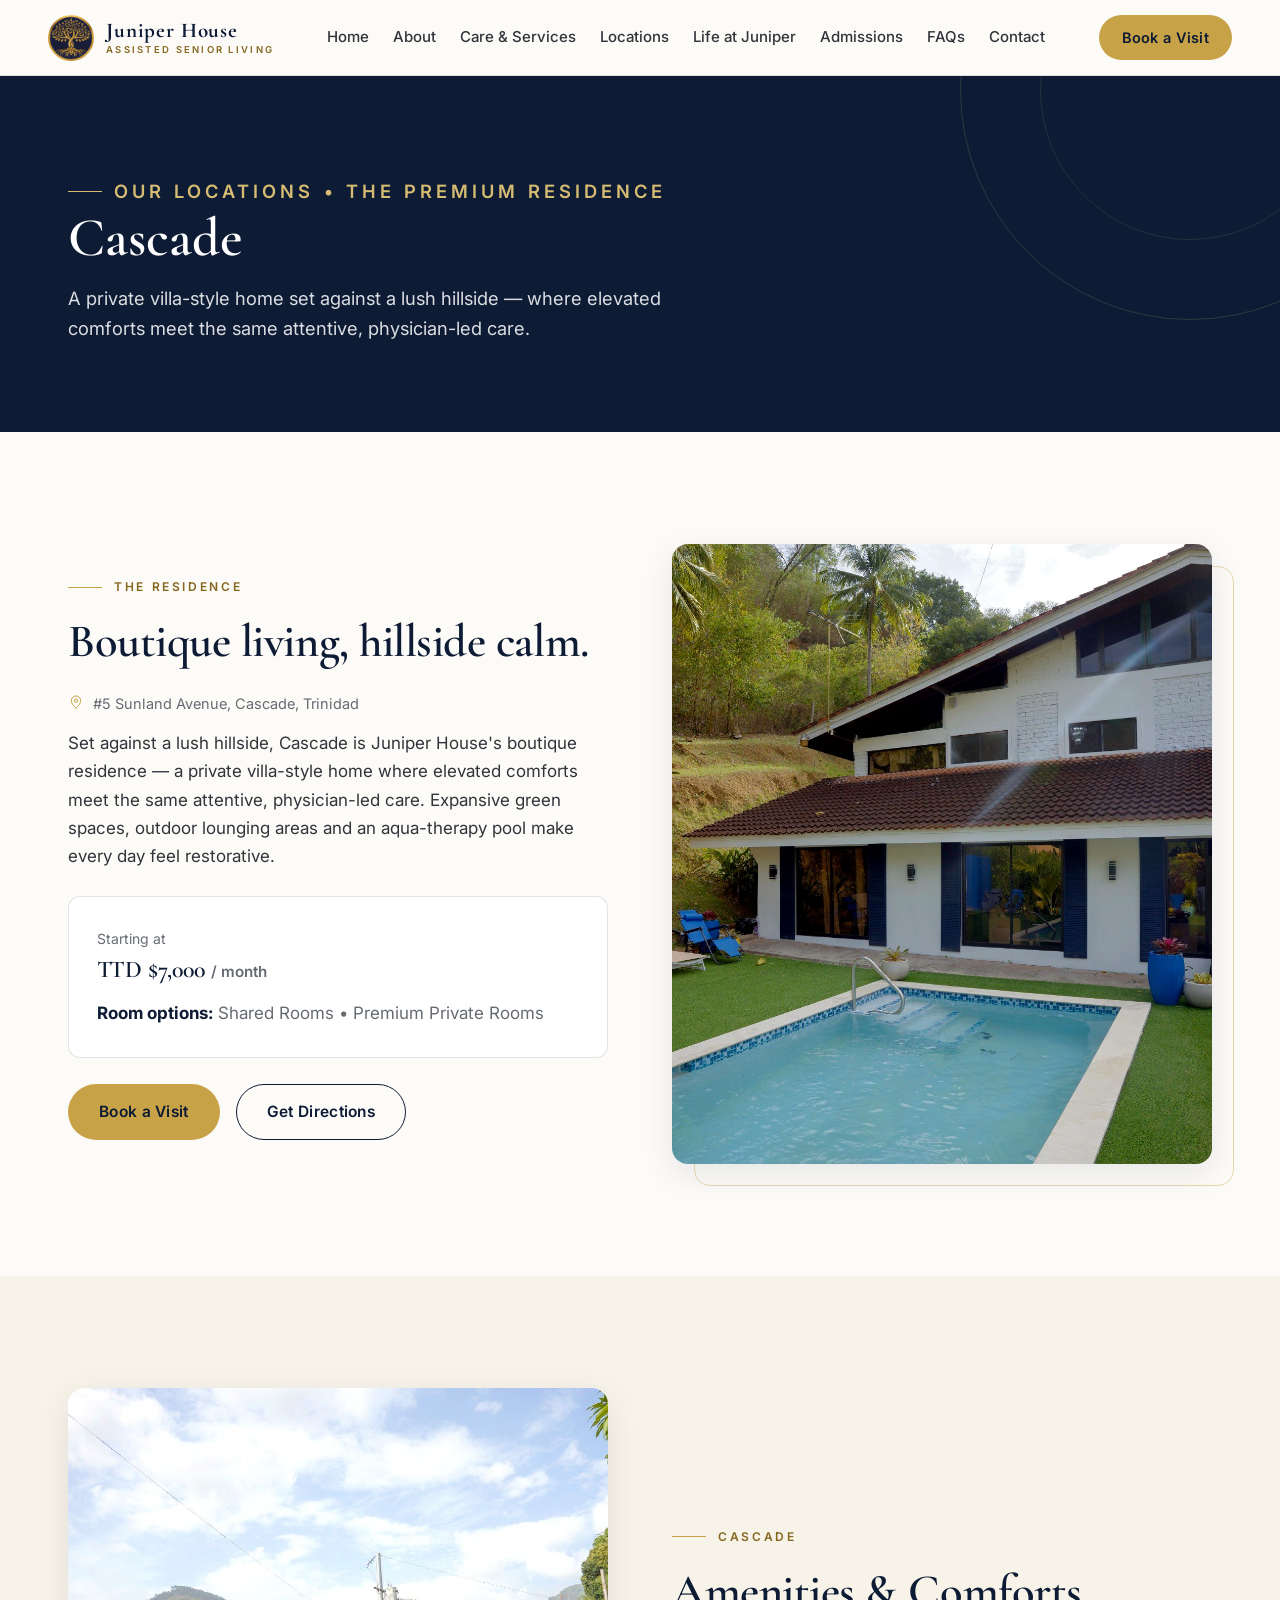
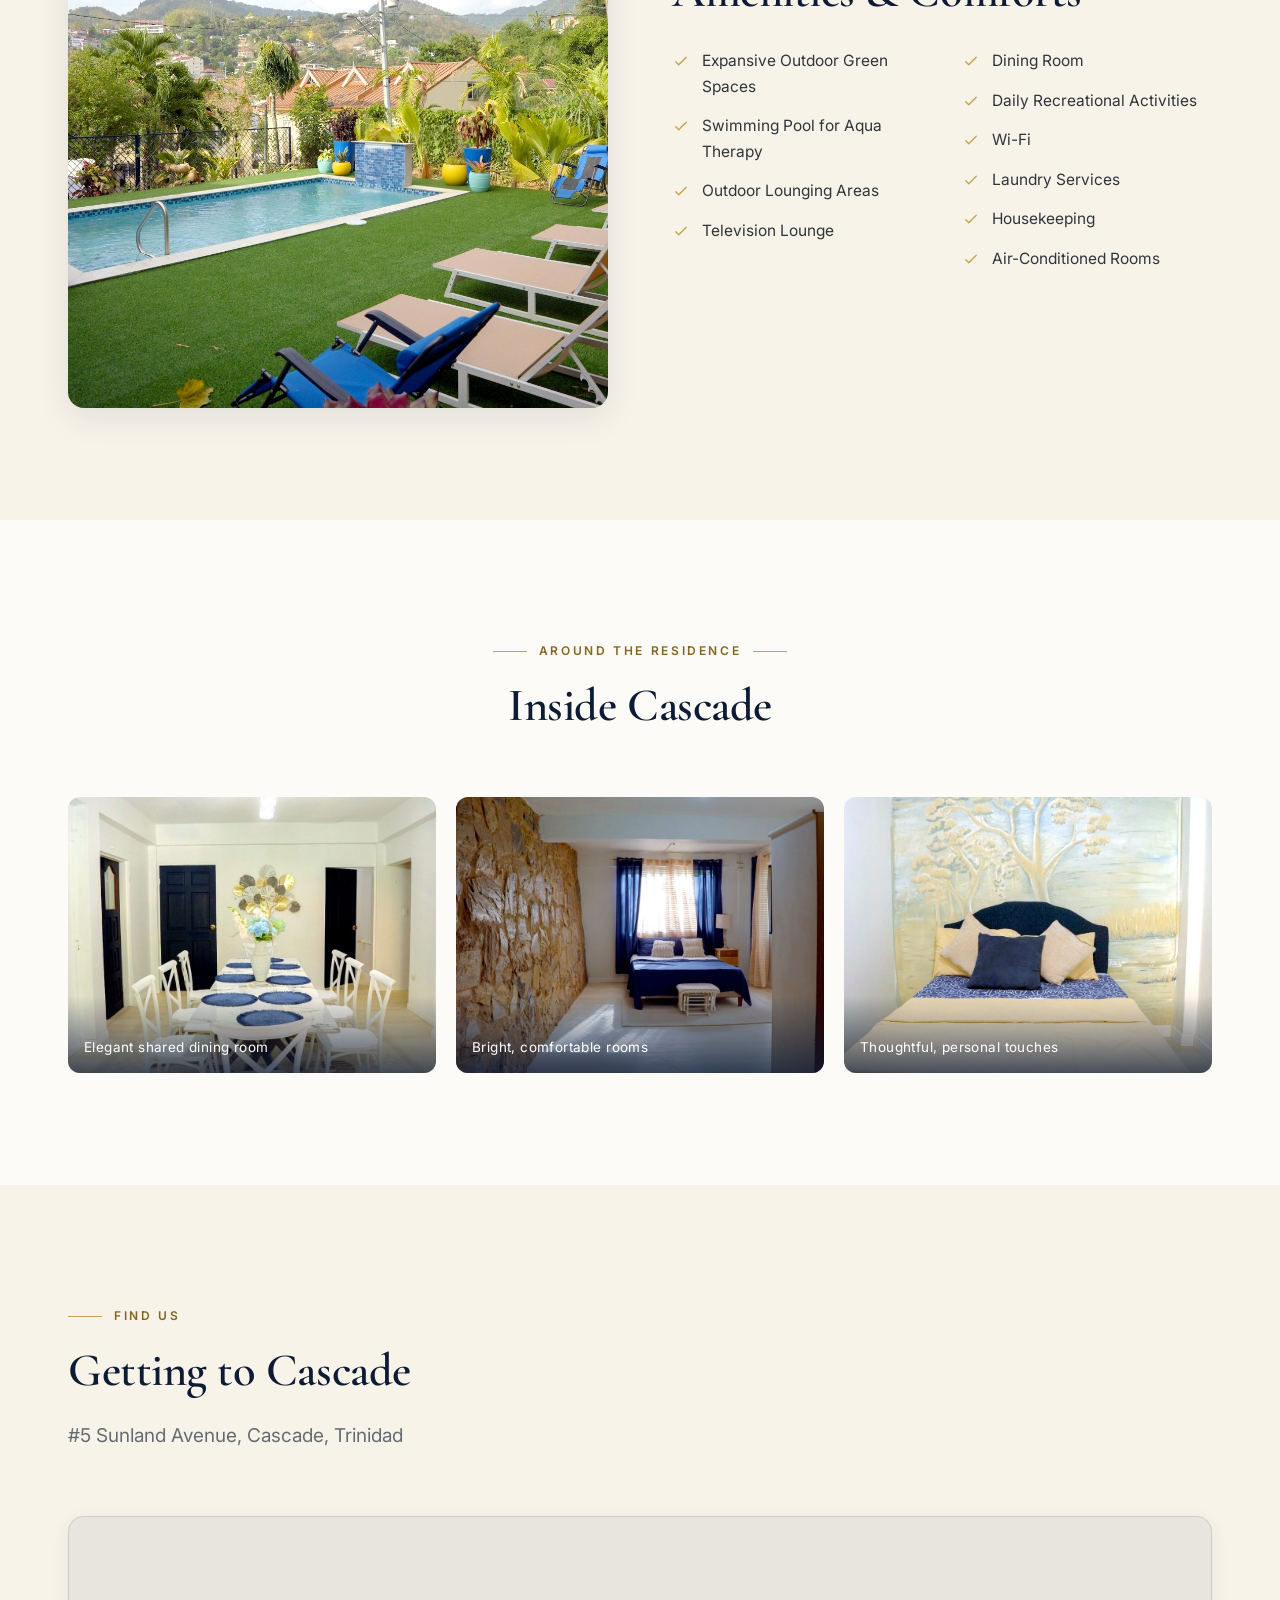
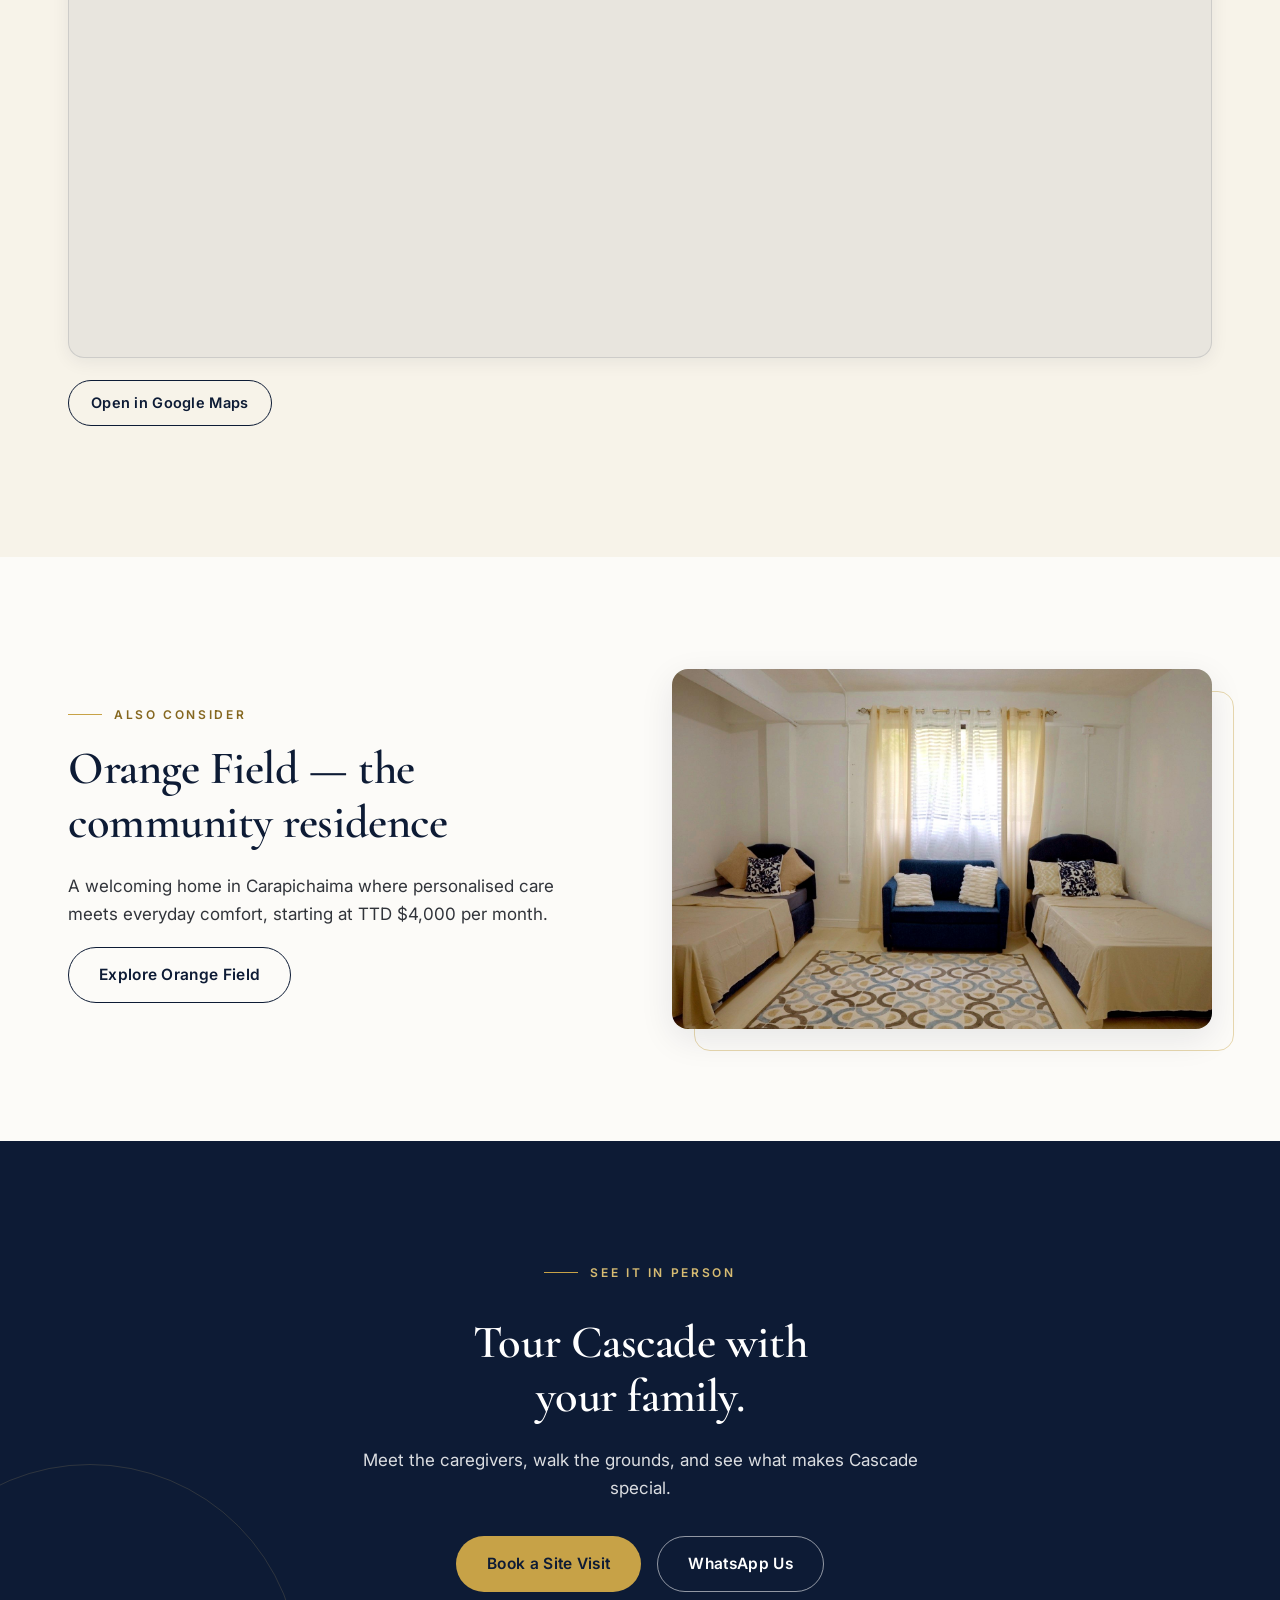
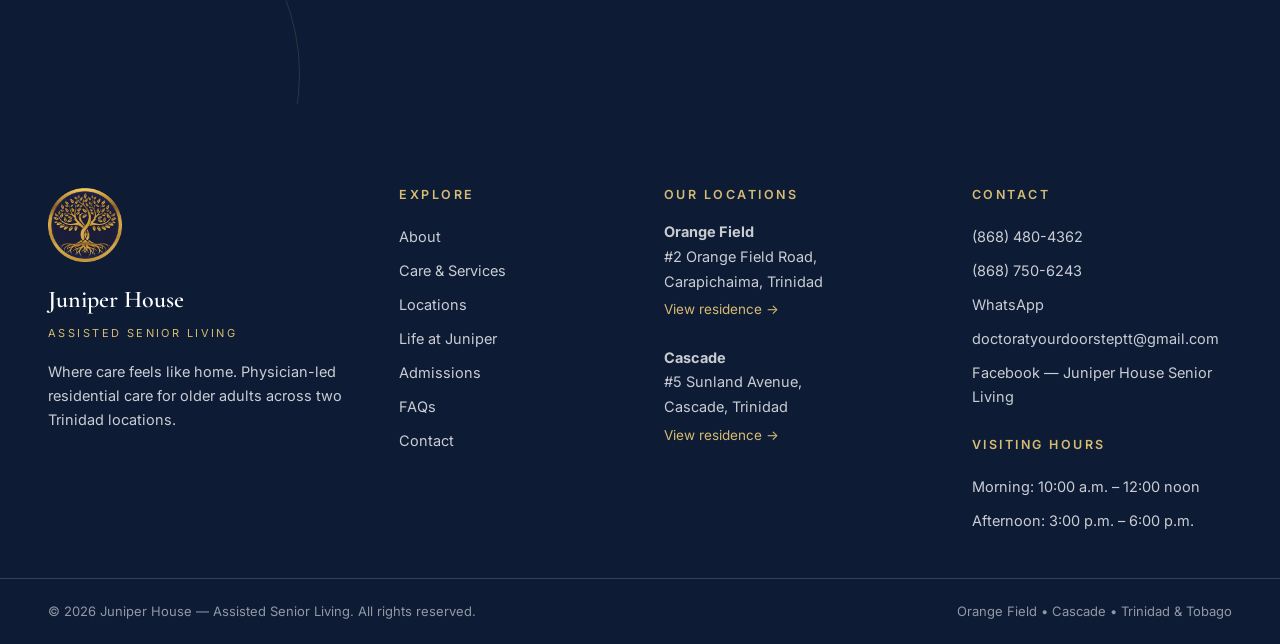
<file: cascade.html>
<!DOCTYPE html>
<html lang="en">
<head>
  <meta charset="UTF-8">
  <meta name="viewport" content="width=device-width, initial-scale=1.0">
  <title>Cascade Residence | Juniper House — Assisted Senior Living, Trinidad</title>
  <meta name="description" content="Cascade is Juniper House's premium villa-style residence at #5 Sunland Avenue, Cascade, Trinidad — aqua-therapy pool, hillside setting, from TTD $7,000/month.">
  <link rel="icon" type="image/png" href="assets/img/emblem.png">
  <link rel="preconnect" href="https://fonts.googleapis.com">
  <link rel="preconnect" href="https://fonts.gstatic.com" crossorigin>
  <link href="https://fonts.googleapis.com/css2?family=Cormorant+Garamond:wght@500;600;700&family=Inter:wght@400;500;600&display=swap" rel="stylesheet">
  <link rel="stylesheet" href="assets/css/main.css">
</head>
<body>
<a class="skip-link" href="#main">Skip to main content</a>

<header class="site-header">
  <div class="header-inner">
    <a class="brand" href="index.html" aria-label="Juniper House — home">
      <img src="assets/img/emblem.png" alt="" width="46" height="46">
      <span class="brand-text"><strong>Juniper House</strong><small>Assisted Senior Living</small></span>
    </a>
    <nav class="main-nav" aria-label="Primary">
      <a href="index.html">Home</a>
      <a href="about.html">About</a>
      <a href="care.html">Care &amp; Services</a>
      <a href="locations.html">Locations</a>
      <a href="life.html">Life at Juniper</a>
      <a href="admissions.html">Admissions</a>
      <a href="faq.html">FAQs</a>
      <a href="contact.html">Contact</a>
    </nav>
    <div class="header-actions">
      <a class="btn btn-gold btn-sm btn-book" href="contact.html#book">Book a Visit</a>
      <button class="nav-toggle" aria-expanded="false" aria-label="Open menu">
        <span></span><span></span><span></span>
      </button>
    </div>
  </div>
</header>

<div class="mobile-menu">
  <nav aria-label="Mobile">
    <a href="index.html">Home</a>
    <a href="about.html">About</a>
    <a href="care.html">Care &amp; Services</a>
    <a href="locations.html">Locations</a>
    <a href="life.html">Life at Juniper</a>
    <a href="admissions.html">Admissions</a>
    <a href="faq.html">FAQs</a>
    <a href="contact.html">Contact</a>
  </nav>
  <div class="menu-contact">
    <a class="btn btn-gold" href="contact.html#book">Book a Visit</a>
    <a class="link" href="tel:+18684804362">
      <svg width="20" height="20" viewBox="0 0 24 24" fill="none" stroke="currentColor" stroke-width="1.5" stroke-linecap="round" stroke-linejoin="round" aria-hidden="true"><path d="M5 4h4l2 5-2.5 1.5a12 12 0 0 0 5 5L15 13l5 2v4a2 2 0 0 1-2 2A16 16 0 0 1 3 6a2 2 0 0 1 2-2z"/></svg>
      (868) 480-4362
    </a>
    <a class="link" href="https://wa.me/18684804362" target="_blank" rel="noopener">
      <svg width="20" height="20" viewBox="0 0 24 24" fill="none" stroke="currentColor" stroke-width="1.5" stroke-linecap="round" stroke-linejoin="round" aria-hidden="true"><path d="M12 3a9 9 0 0 0-7.8 13.4L3 21l4.7-1.2A9 9 0 1 0 12 3z"/><path d="M9 8.5c0 4 2.5 6.5 6.5 6.5l1-2-2.5-1-1 1a5.5 5.5 0 0 1-2-2l1-1-1-2.5z"/></svg>
      WhatsApp us
    </a>
  </div>
</div>

<main id="main">

  <section class="page-hero">
    <div class="container">
      <p class="eyebrow">Our Locations &bull; The Premium Residence</p>
      <h1>Cascade</h1>
      <p>A private villa-style home set against a lush hillside — where elevated comforts meet the same attentive, physician-led care.</p>
    </div>
  </section>

  <!-- Overview -->
  <section class="section">
    <div class="container">
      <div class="split">
        <div class="reveal">
          <p class="eyebrow">The Residence</p>
          <h2>Boutique living, hillside calm.</h2>
          <p class="loc-address"><svg width="16" height="16" viewBox="0 0 24 24" fill="none" stroke="currentColor" stroke-width="1.5" stroke-linecap="round" stroke-linejoin="round" aria-hidden="true"><path d="M12 21s-7-5.5-7-11a7 7 0 1 1 14 0c0 5.5-7 11-7 11z"/><circle cx="12" cy="10" r="2.5"/></svg>#5 Sunland Avenue, Cascade, Trinidad</p>
          <p style="margin-top:14px">Set against a lush hillside, Cascade is Juniper House's boutique residence — a private villa-style home where elevated comforts meet the same attentive, physician-led care. Expansive green spaces, outdoor lounging areas and an aqua-therapy pool make every day feel restorative.</p>
          <div class="card" style="margin-top:26px">
            <p class="loc-price" style="margin-bottom:10px">Starting at <strong>TTD $7,000 <span class="unit">/ month</span></strong></p>
            <p style="margin:0;color:var(--ink-2)"><strong style="color:var(--navy)">Room options:</strong> Shared Rooms &bull; Premium Private Rooms</p>
          </div>
          <div class="hero-ctas" style="margin:26px 0 0">
            <a class="btn btn-gold" href="contact.html#book">Book a Visit</a>
            <a class="btn btn-outline-navy" href="https://www.google.com/maps/search/?api=1&amp;query=%235%20Sunland%20Avenue%2C%20Cascade%2C%20Trinidad" target="_blank" rel="noopener">Get Directions</a>
          </div>
        </div>
        <div class="split-media reveal">
          <img src="assets/img/cascade-villa.jpg" alt="The Cascade residence — a white villa with navy shutters and a private pool below a green hillside" loading="lazy">
        </div>
      </div>
    </div>
  </section>

  <!-- Amenities -->
  <section class="section section--cream">
    <div class="container">
      <div class="split">
        <div class="split-media reveal">
          <img src="assets/img/cascade-pool-view.jpg" alt="The aqua-therapy pool at Cascade overlooking the hills, with sun loungers on the lawn" loading="lazy">
        </div>
        <div class="reveal">
          <p class="eyebrow">Cascade</p>
          <h2>Amenities &amp; Comforts</h2>
          <ul class="checklist amenities" style="margin-top:14px">
            <li><svg width="18" height="18" viewBox="0 0 24 24" fill="none" stroke="currentColor" stroke-width="1.8" stroke-linecap="round" stroke-linejoin="round" aria-hidden="true"><path d="M5 13l4 4L19 7"/></svg>Expansive Outdoor Green Spaces</li>
            <li><svg width="18" height="18" viewBox="0 0 24 24" fill="none" stroke="currentColor" stroke-width="1.8" stroke-linecap="round" stroke-linejoin="round" aria-hidden="true"><path d="M5 13l4 4L19 7"/></svg>Swimming Pool for Aqua Therapy</li>
            <li><svg width="18" height="18" viewBox="0 0 24 24" fill="none" stroke="currentColor" stroke-width="1.8" stroke-linecap="round" stroke-linejoin="round" aria-hidden="true"><path d="M5 13l4 4L19 7"/></svg>Outdoor Lounging Areas</li>
            <li><svg width="18" height="18" viewBox="0 0 24 24" fill="none" stroke="currentColor" stroke-width="1.8" stroke-linecap="round" stroke-linejoin="round" aria-hidden="true"><path d="M5 13l4 4L19 7"/></svg>Television Lounge</li>
            <li><svg width="18" height="18" viewBox="0 0 24 24" fill="none" stroke="currentColor" stroke-width="1.8" stroke-linecap="round" stroke-linejoin="round" aria-hidden="true"><path d="M5 13l4 4L19 7"/></svg>Dining Room</li>
            <li><svg width="18" height="18" viewBox="0 0 24 24" fill="none" stroke="currentColor" stroke-width="1.8" stroke-linecap="round" stroke-linejoin="round" aria-hidden="true"><path d="M5 13l4 4L19 7"/></svg>Daily Recreational Activities</li>
            <li><svg width="18" height="18" viewBox="0 0 24 24" fill="none" stroke="currentColor" stroke-width="1.8" stroke-linecap="round" stroke-linejoin="round" aria-hidden="true"><path d="M5 13l4 4L19 7"/></svg>Wi-Fi</li>
            <li><svg width="18" height="18" viewBox="0 0 24 24" fill="none" stroke="currentColor" stroke-width="1.8" stroke-linecap="round" stroke-linejoin="round" aria-hidden="true"><path d="M5 13l4 4L19 7"/></svg>Laundry Services</li>
            <li><svg width="18" height="18" viewBox="0 0 24 24" fill="none" stroke="currentColor" stroke-width="1.8" stroke-linecap="round" stroke-linejoin="round" aria-hidden="true"><path d="M5 13l4 4L19 7"/></svg>Housekeeping</li>
            <li><svg width="18" height="18" viewBox="0 0 24 24" fill="none" stroke="currentColor" stroke-width="1.8" stroke-linecap="round" stroke-linejoin="round" aria-hidden="true"><path d="M5 13l4 4L19 7"/></svg>Air-Conditioned Rooms</li>
          </ul>
        </div>
      </div>
    </div>
  </section>

  <!-- Gallery -->
  <section class="section">
    <div class="container">
      <div class="section-head center reveal">
        <p class="eyebrow">Around the Residence</p>
        <h2>Inside Cascade</h2>
      </div>
      <div class="gallery reveal-stagger">
        <figure><img src="assets/img/dining-room.jpg" alt="Elegant shared dining room at Cascade" loading="lazy"><figcaption>Elegant shared dining room</figcaption></figure>
        <figure><img src="assets/img/room-stone.jpg" alt="Spacious bedroom with a natural stone feature wall" loading="lazy"><figcaption>Bright, comfortable rooms</figcaption></figure>
        <figure><img src="assets/img/room-mural.jpg" alt="Room with a hand-painted landscape mural above the bed" loading="lazy"><figcaption>Thoughtful, personal touches</figcaption></figure>
      </div>
    </div>
  </section>

  <!-- Map -->
  <section class="section section--cream">
    <div class="container">
      <div class="section-head reveal">
        <p class="eyebrow">Find Us</p>
        <h2>Getting to Cascade</h2>
        <p class="lead">#5 Sunland Avenue, Cascade, Trinidad</p>
      </div>
      <div class="map-embed reveal">
        <iframe src="https://www.google.com/maps?q=5%20Sunland%20Avenue%2C%20Cascade%2C%20Trinidad%20and%20Tobago&amp;output=embed" title="Map showing the Juniper House Cascade residence at #5 Sunland Avenue, Cascade, Trinidad" loading="lazy" referrerpolicy="no-referrer-when-downgrade" allowfullscreen></iframe>
      </div>
      <p style="margin-top:22px"><a class="btn btn-outline-navy btn-sm" href="https://www.google.com/maps/search/?api=1&amp;query=%235%20Sunland%20Avenue%2C%20Cascade%2C%20Trinidad" target="_blank" rel="noopener">Open in Google Maps</a></p>
    </div>
  </section>

  <!-- Other residence -->
  <section class="section">
    <div class="container">
      <div class="split">
        <div class="reveal">
          <p class="eyebrow">Also Consider</p>
          <h2>Orange Field — the community residence</h2>
          <p>A welcoming home in Carapichaima where personalised care meets everyday comfort, starting at TTD $4,000 per month.</p>
          <a class="btn btn-outline-navy" href="orange-field.html">Explore Orange Field</a>
        </div>
        <div class="split-media reveal">
          <img src="assets/img/room-shared.jpg" alt="A comfortable shared room at the Orange Field residence" loading="lazy">
        </div>
      </div>
    </div>
  </section>

  <!-- CTA -->
  <section class="section section--navy cta-band">
    <div class="container">
      <div class="reveal">
        <p class="eyebrow">See It in Person</p>
        <h2>Tour Cascade with your family.</h2>
        <p>Meet the caregivers, walk the grounds, and see what makes Cascade special.</p>
        <div class="hero-ctas">
          <a class="btn btn-gold" href="contact.html#book">Book a Site Visit</a>
          <a class="btn btn-outline-light" href="https://wa.me/18684804362" target="_blank" rel="noopener">WhatsApp Us</a>
        </div>
      </div>
    </div>
  </section>

</main>

<footer class="site-footer">
  <div class="footer-main">
    <div class="footer-brand">
      <img src="assets/img/emblem.png" alt="" loading="lazy">
      <span class="fb-name">Juniper House</span>
      <span class="fb-tag">Assisted Senior Living</span>
      <p>Where care feels like home. Physician-led residential care for older adults across two Trinidad locations.</p>
    </div>
    <div>
      <h3>Explore</h3>
      <ul>
        <li><a href="about.html">About</a></li>
        <li><a href="care.html">Care &amp; Services</a></li>
        <li><a href="locations.html">Locations</a></li>
        <li><a href="life.html">Life at Juniper</a></li>
        <li><a href="admissions.html">Admissions</a></li>
        <li><a href="faq.html">FAQs</a></li>
        <li><a href="contact.html">Contact</a></li>
      </ul>
    </div>
    <div>
      <h3>Our Locations</h3>
      <address>
        <strong>Orange Field</strong><br>
        #2 Orange Field Road,<br>Carapichaima, Trinidad<br>
        <a class="maplink" href="orange-field.html">View residence →</a>
      </address>
      <br>
      <address>
        <strong>Cascade</strong><br>
        #5 Sunland Avenue,<br>Cascade, Trinidad<br>
        <a class="maplink" href="cascade.html">View residence →</a>
      </address>
    </div>
    <div>
      <h3>Contact</h3>
      <ul>
        <li><a href="tel:+18684804362">(868) 480-4362</a></li>
        <li><a href="tel:+18687506243">(868) 750-6243</a></li>
        <li><a href="https://wa.me/18684804362" target="_blank" rel="noopener">WhatsApp</a></li>
        <li><a href="mailto:doctoratyourdoorsteptt@gmail.com">doctoratyourdoorsteptt@gmail.com</a></li>
        <li><a href="https://www.facebook.com/search/top?q=Juniper%20House%20Senior%20Living" target="_blank" rel="noopener">Facebook — Juniper House Senior Living</a></li>
      </ul>
      <br>
      <h3>Visiting Hours</h3>
      <ul>
        <li>Morning: 10:00 a.m. – 12:00 noon</li>
        <li>Afternoon: 3:00 p.m. – 6:00 p.m.</li>
      </ul>
    </div>
  </div>
  <div class="footer-bottom">
    <div class="container">
      <span>© <span id="year">2026</span> Juniper House — Assisted Senior Living. All rights reserved.</span>
      <span>Orange Field &bull; Cascade &bull; Trinidad &amp; Tobago</span>
    </div>
  </div>
</footer>

<script src="assets/js/main.js"></script>
</body>
</html>
</file>
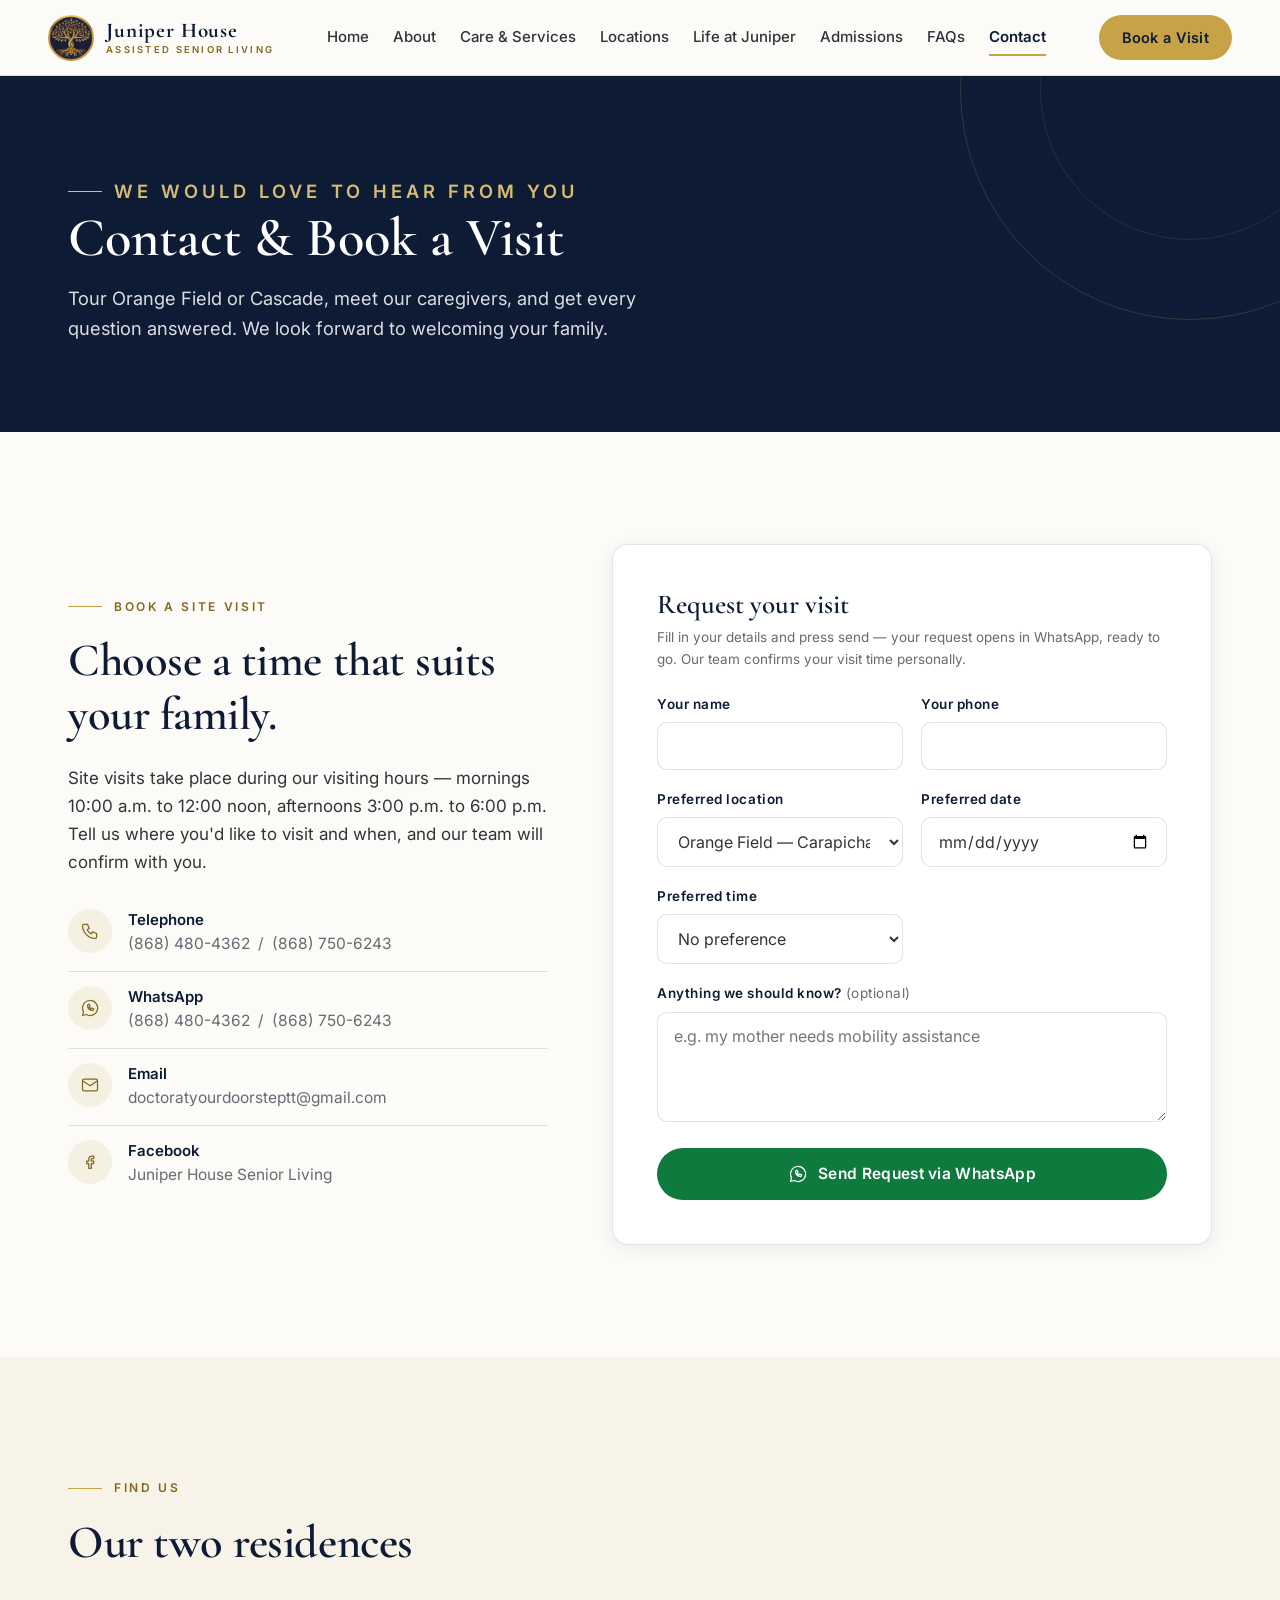
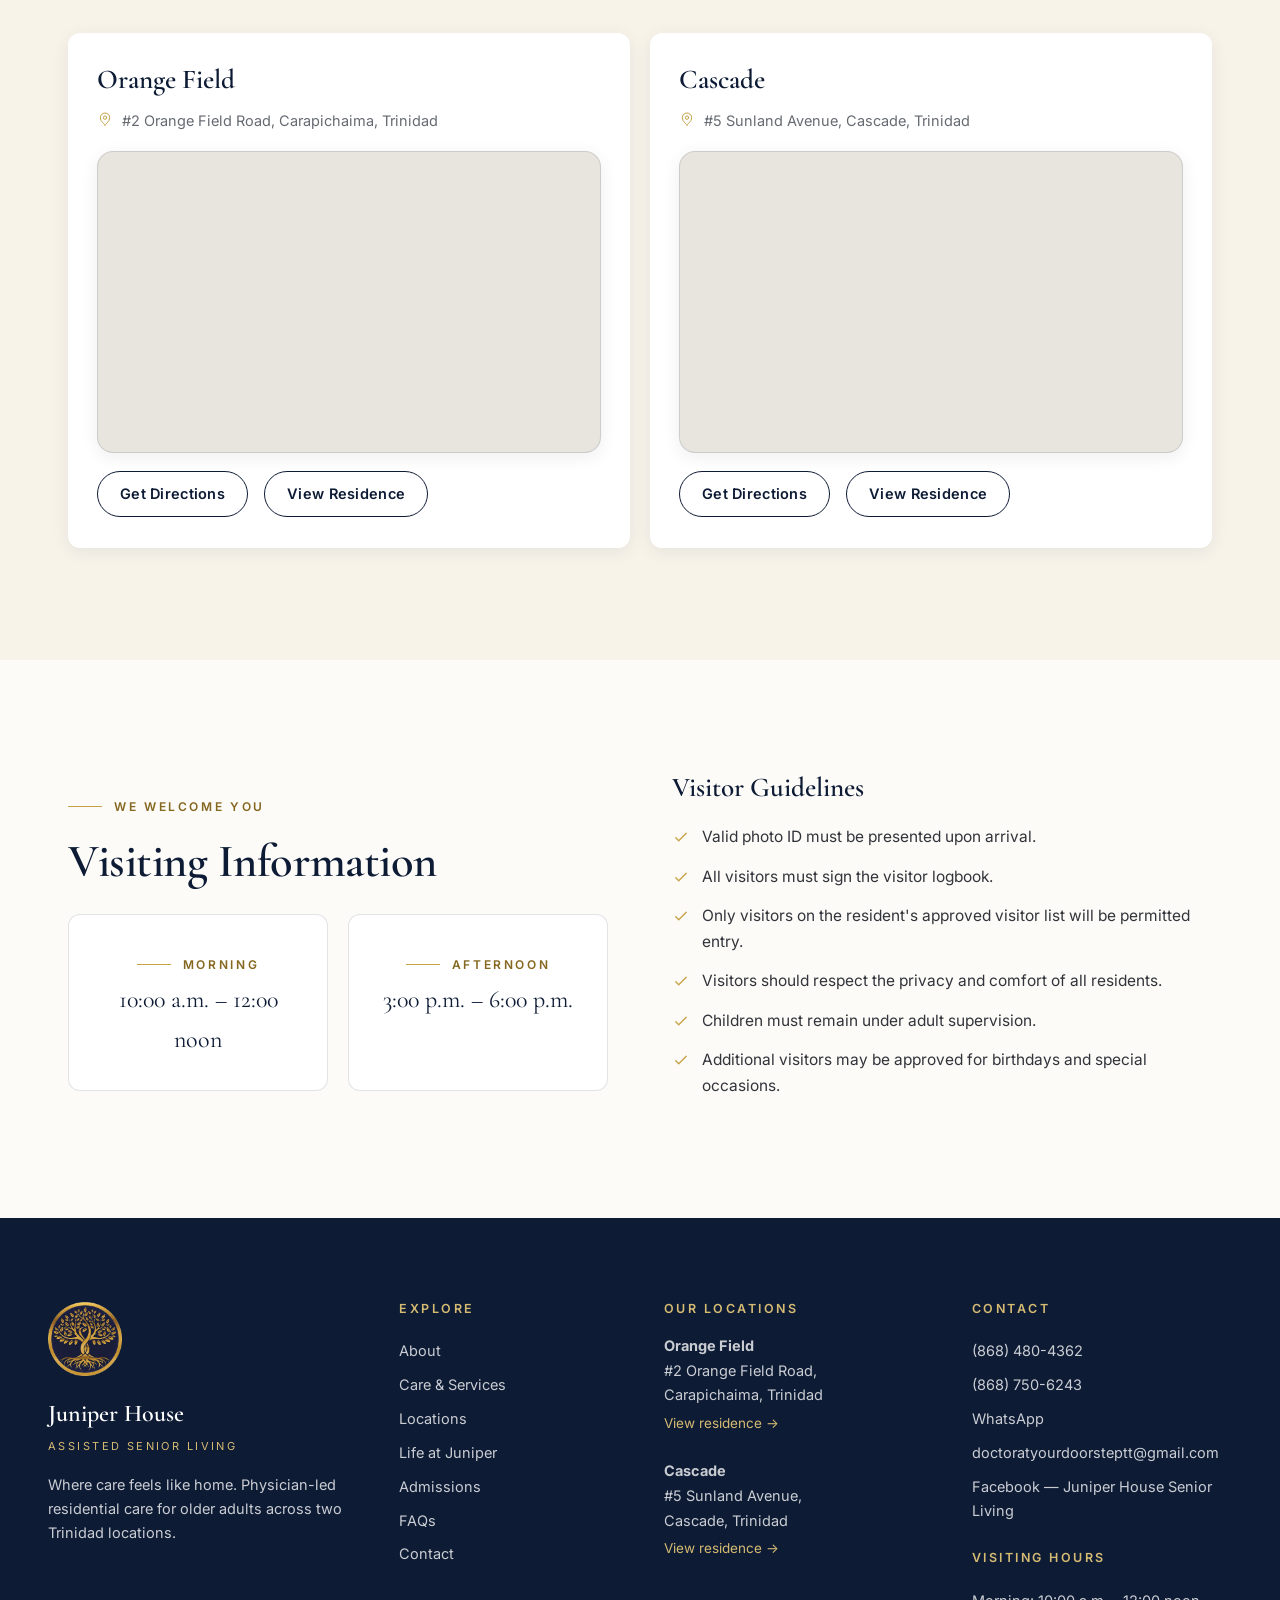
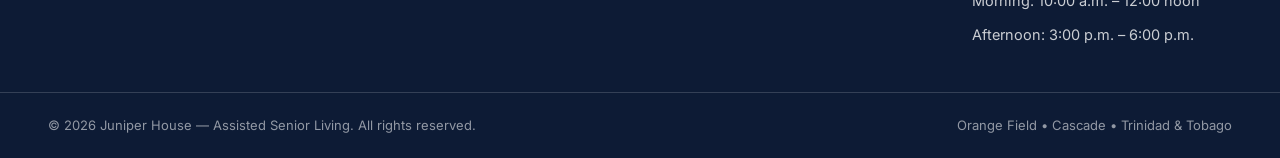
<file: contact.html>
<!DOCTYPE html>
<html lang="en">
<head>
  <meta charset="UTF-8">
  <meta name="viewport" content="width=device-width, initial-scale=1.0">
  <title>Contact &amp; Book a Visit | Juniper House — Assisted Senior Living, Trinidad</title>
  <meta name="description" content="Book a site visit to Juniper House. Call or WhatsApp (868) 480-4362 / (868) 750-6243, or email us. Visiting hours 10 a.m.–12 noon and 3–6 p.m. daily.">
  <link rel="icon" type="image/png" href="assets/img/emblem.png">
  <link rel="preconnect" href="https://fonts.googleapis.com">
  <link rel="preconnect" href="https://fonts.gstatic.com" crossorigin>
  <link href="https://fonts.googleapis.com/css2?family=Cormorant+Garamond:wght@500;600;700&family=Inter:wght@400;500;600&display=swap" rel="stylesheet">
  <link rel="stylesheet" href="assets/css/main.css">
</head>
<body>
<a class="skip-link" href="#main">Skip to main content</a>

<header class="site-header">
  <div class="header-inner">
    <a class="brand" href="index.html" aria-label="Juniper House — home">
      <img src="assets/img/emblem.png" alt="" width="46" height="46">
      <span class="brand-text"><strong>Juniper House</strong><small>Assisted Senior Living</small></span>
    </a>
    <nav class="main-nav" aria-label="Primary">
      <a href="index.html">Home</a>
      <a href="about.html">About</a>
      <a href="care.html">Care &amp; Services</a>
      <a href="locations.html">Locations</a>
      <a href="life.html">Life at Juniper</a>
      <a href="admissions.html">Admissions</a>
      <a href="faq.html">FAQs</a>
      <a href="contact.html">Contact</a>
    </nav>
    <div class="header-actions">
      <a class="btn btn-gold btn-sm btn-book" href="contact.html#book">Book a Visit</a>
      <button class="nav-toggle" aria-expanded="false" aria-label="Open menu">
        <span></span><span></span><span></span>
      </button>
    </div>
  </div>
</header>

<div class="mobile-menu">
  <nav aria-label="Mobile">
    <a href="index.html">Home</a>
    <a href="about.html">About</a>
    <a href="care.html">Care &amp; Services</a>
    <a href="locations.html">Locations</a>
    <a href="life.html">Life at Juniper</a>
    <a href="admissions.html">Admissions</a>
    <a href="faq.html">FAQs</a>
    <a href="contact.html">Contact</a>
  </nav>
  <div class="menu-contact">
    <a class="btn btn-gold" href="contact.html#book">Book a Visit</a>
    <a class="link" href="tel:+18684804362">
      <svg width="20" height="20" viewBox="0 0 24 24" fill="none" stroke="currentColor" stroke-width="1.5" stroke-linecap="round" stroke-linejoin="round" aria-hidden="true"><path d="M5 4h4l2 5-2.5 1.5a12 12 0 0 0 5 5L15 13l5 2v4a2 2 0 0 1-2 2A16 16 0 0 1 3 6a2 2 0 0 1 2-2z"/></svg>
      (868) 480-4362
    </a>
    <a class="link" href="https://wa.me/18684804362" target="_blank" rel="noopener">
      <svg width="20" height="20" viewBox="0 0 24 24" fill="none" stroke="currentColor" stroke-width="1.5" stroke-linecap="round" stroke-linejoin="round" aria-hidden="true"><path d="M12 3a9 9 0 0 0-7.8 13.4L3 21l4.7-1.2A9 9 0 1 0 12 3z"/><path d="M9 8.5c0 4 2.5 6.5 6.5 6.5l1-2-2.5-1-1 1a5.5 5.5 0 0 1-2-2l1-1-1-2.5z"/></svg>
      WhatsApp us
    </a>
  </div>
</div>

<main id="main">

  <section class="page-hero">
    <div class="container">
      <p class="eyebrow">We Would Love to Hear From You</p>
      <h1>Contact &amp; Book a Visit</h1>
      <p>Tour Orange Field or Cascade, meet our caregivers, and get every question answered. We look forward to welcoming your family.</p>
    </div>
  </section>

  <!-- Booking -->
  <section class="section" id="book">
    <div class="container">
      <div class="split split-40-60">
        <div class="reveal">
          <p class="eyebrow">Book a Site Visit</p>
          <h2>Choose a time that suits your family.</h2>
          <p>Site visits take place during our visiting hours — mornings 10:00 a.m. to 12:00 noon, afternoons 3:00 p.m. to 6:00 p.m. Tell us where you'd like to visit and when, and our team will confirm with you.</p>
          <ul class="contact-list">
            <li>
              <span class="ci"><svg width="20" height="20" viewBox="0 0 24 24" fill="none" stroke="currentColor" stroke-width="1.5" stroke-linecap="round" stroke-linejoin="round" aria-hidden="true"><path d="M5 4h4l2 5-2.5 1.5a12 12 0 0 0 5 5L15 13l5 2v4a2 2 0 0 1-2 2A16 16 0 0 1 3 6a2 2 0 0 1 2-2z"/></svg></span>
              <div><h3>Telephone</h3><p><a href="tel:+18684804362">(868) 480-4362</a> &nbsp;/&nbsp; <a href="tel:+18687506243">(868) 750-6243</a></p></div>
            </li>
            <li>
              <span class="ci"><svg width="20" height="20" viewBox="0 0 24 24" fill="none" stroke="currentColor" stroke-width="1.5" stroke-linecap="round" stroke-linejoin="round" aria-hidden="true"><path d="M12 3a9 9 0 0 0-7.8 13.4L3 21l4.7-1.2A9 9 0 1 0 12 3z"/><path d="M9 8.5c0 4 2.5 6.5 6.5 6.5l1-2-2.5-1-1 1a5.5 5.5 0 0 1-2-2l1-1-1-2.5z"/></svg></span>
              <div><h3>WhatsApp</h3><p><a href="https://wa.me/18684804362" target="_blank" rel="noopener">(868) 480-4362</a> &nbsp;/&nbsp; <a href="https://wa.me/18687506243" target="_blank" rel="noopener">(868) 750-6243</a></p></div>
            </li>
            <li>
              <span class="ci"><svg width="20" height="20" viewBox="0 0 24 24" fill="none" stroke="currentColor" stroke-width="1.5" stroke-linecap="round" stroke-linejoin="round" aria-hidden="true"><rect x="3" y="5" width="18" height="14" rx="2"/><path d="M3 7l9 6 9-6"/></svg></span>
              <div><h3>Email</h3><p><a href="mailto:doctoratyourdoorsteptt@gmail.com">doctoratyourdoorsteptt@gmail.com</a></p></div>
            </li>
            <li>
              <span class="ci"><svg width="20" height="20" viewBox="0 0 24 24" fill="none" stroke="currentColor" stroke-width="1.5" stroke-linecap="round" stroke-linejoin="round" aria-hidden="true"><path d="M14 8h2.5V5H14a3.5 3.5 0 0 0-3.5 3.5V11H8v3h2.5v5.5h3V14H16l.5-3h-3V8.8A.8.8 0 0 1 14.3 8z"/></svg></span>
              <div><h3>Facebook</h3><p><a href="https://www.facebook.com/search/top?q=Juniper%20House%20Senior%20Living" target="_blank" rel="noopener">Juniper House Senior Living</a></p></div>
            </li>
          </ul>
        </div>

        <div class="reveal">
          <!-- Online scheduling embed (renders when BOOKING_URL is configured in assets/js/booking.js).
               Books directly against the business's Google Calendar availability;
               the visitor receives a calendar invite automatically. -->
          <div class="booking-embed-wrap" hidden>
            <div class="booking-panel" style="padding:0">
              <div class="booking-embed" id="booking-embed"></div>
            </div>
            <br>
          </div>

          <div class="booking-panel">
            <h3 style="margin-bottom:6px">Request your visit</h3>
            <p class="form-note" id="booking-form-intro" style="margin-bottom:22px">Fill in your details and press send — your request opens in WhatsApp, ready to go. Our team confirms your visit time personally.</p>
            <form id="booking-form" class="form-grid">
              <div>
                <label for="bf-name">Your name</label>
                <input id="bf-name" name="name" type="text" autocomplete="name" required>
              </div>
              <div>
                <label for="bf-phone">Your phone</label>
                <input id="bf-phone" name="phone" type="tel" autocomplete="tel" required>
              </div>
              <div>
                <label for="bf-location">Preferred location</label>
                <select id="bf-location" name="location" required>
                  <option value="Orange Field, Carapichaima">Orange Field — Carapichaima</option>
                  <option value="Cascade">Cascade</option>
                  <option value="Either / Not sure yet">Either / Not sure yet</option>
                </select>
              </div>
              <div>
                <label for="bf-date">Preferred date</label>
                <input id="bf-date" name="date" type="date">
              </div>
              <div>
                <label for="bf-time">Preferred time</label>
                <select id="bf-time" name="time">
                  <option value="">No preference</option>
                  <option value="Morning (10:00 a.m. - 12:00 noon)">Morning (10:00 a.m. – 12:00 noon)</option>
                  <option value="Afternoon (3:00 p.m. - 6:00 p.m.)">Afternoon (3:00 p.m. – 6:00 p.m.)</option>
                </select>
              </div>
              <div class="full">
                <label for="bf-note">Anything we should know? <span style="font-weight:400;color:var(--ink-2)">(optional)</span></label>
                <textarea id="bf-note" name="note" placeholder="e.g. my mother needs mobility assistance"></textarea>
              </div>
              <div class="full">
                <button type="submit" class="btn btn-whatsapp" style="width:100%">
                  <svg width="20" height="20" viewBox="0 0 24 24" fill="none" stroke="currentColor" stroke-width="1.5" stroke-linecap="round" stroke-linejoin="round" aria-hidden="true"><path d="M12 3a9 9 0 0 0-7.8 13.4L3 21l4.7-1.2A9 9 0 1 0 12 3z"/><path d="M9 8.5c0 4 2.5 6.5 6.5 6.5l1-2-2.5-1-1 1a5.5 5.5 0 0 1-2-2l1-1-1-2.5z"/></svg>
                  Send Request via WhatsApp
                </button>
                <p class="form-note" id="booking-confirm" hidden style="margin-top:14px;color:var(--botanical)">Your WhatsApp message is ready — just press send in the chat that opened. We'll reply to confirm your visit.</p>
              </div>
            </form>
          </div>
        </div>
      </div>
    </div>
  </section>

  <!-- Locations / directions -->
  <section class="section section--cream">
    <div class="container">
      <div class="section-head reveal">
        <p class="eyebrow">Find Us</p>
        <h2>Our two residences</h2>
      </div>
      <div class="card-grid cols-2 reveal-stagger">
        <div class="card">
          <h3>Orange Field</h3>
          <p class="loc-address" style="margin:8px 0 18px"><svg width="16" height="16" viewBox="0 0 24 24" fill="none" stroke="currentColor" stroke-width="1.5" stroke-linecap="round" stroke-linejoin="round" aria-hidden="true"><path d="M12 21s-7-5.5-7-11a7 7 0 1 1 14 0c0 5.5-7 11-7 11z"/><circle cx="12" cy="10" r="2.5"/></svg>#2 Orange Field Road, Carapichaima, Trinidad</p>
          <div class="map-embed" style="margin-bottom:18px"><iframe src="https://www.google.com/maps?q=2%20Orange%20Field%20Road%2C%20Carapichaima%2C%20Trinidad%20and%20Tobago&amp;output=embed" title="Map of the Orange Field residence, Carapichaima" loading="lazy" referrerpolicy="no-referrer-when-downgrade" style="height:300px"></iframe></div>
          <div class="hero-ctas" style="margin-bottom:0">
            <a class="btn btn-outline-navy btn-sm" href="https://www.google.com/maps/search/?api=1&amp;query=%232%20Orange%20Field%20Road%2C%20Carapichaima%2C%20Trinidad" target="_blank" rel="noopener">Get Directions</a>
            <a class="btn btn-outline-navy btn-sm" href="orange-field.html">View Residence</a>
          </div>
        </div>
        <div class="card">
          <h3>Cascade</h3>
          <p class="loc-address" style="margin:8px 0 18px"><svg width="16" height="16" viewBox="0 0 24 24" fill="none" stroke="currentColor" stroke-width="1.5" stroke-linecap="round" stroke-linejoin="round" aria-hidden="true"><path d="M12 21s-7-5.5-7-11a7 7 0 1 1 14 0c0 5.5-7 11-7 11z"/><circle cx="12" cy="10" r="2.5"/></svg>#5 Sunland Avenue, Cascade, Trinidad</p>
          <div class="map-embed" style="margin-bottom:18px"><iframe src="https://www.google.com/maps?q=5%20Sunland%20Avenue%2C%20Cascade%2C%20Trinidad%20and%20Tobago&amp;output=embed" title="Map of the Cascade residence, Trinidad" loading="lazy" referrerpolicy="no-referrer-when-downgrade" style="height:300px"></iframe></div>
          <div class="hero-ctas" style="margin-bottom:0">
            <a class="btn btn-outline-navy btn-sm" href="https://www.google.com/maps/search/?api=1&amp;query=%235%20Sunland%20Avenue%2C%20Cascade%2C%20Trinidad" target="_blank" rel="noopener">Get Directions</a>
            <a class="btn btn-outline-navy btn-sm" href="cascade.html">View Residence</a>
          </div>
        </div>
      </div>
    </div>
  </section>

  <!-- Visiting information -->
  <section class="section">
    <div class="container">
      <div class="split">
        <div class="reveal">
          <p class="eyebrow">We Welcome You</p>
          <h2>Visiting Information</h2>
          <div class="card-grid cols-2" style="margin-top:26px">
            <div class="card" style="text-align:center">
              <p class="eyebrow" style="margin-bottom:6px;display:inline-flex">Morning</p>
              <p style="font-family:var(--font-serif);font-size:1.5rem;color:var(--navy);margin:0">10:00 a.m. – 12:00 noon</p>
            </div>
            <div class="card" style="text-align:center">
              <p class="eyebrow" style="margin-bottom:6px;display:inline-flex">Afternoon</p>
              <p style="font-family:var(--font-serif);font-size:1.5rem;color:var(--navy);margin:0">3:00 p.m. – 6:00 p.m.</p>
            </div>
          </div>
        </div>
        <div class="reveal">
          <h3>Visitor Guidelines</h3>
          <ul class="checklist" style="margin-top:12px">
            <li><svg width="18" height="18" viewBox="0 0 24 24" fill="none" stroke="currentColor" stroke-width="1.8" stroke-linecap="round" stroke-linejoin="round" aria-hidden="true"><path d="M5 13l4 4L19 7"/></svg>Valid photo ID must be presented upon arrival.</li>
            <li><svg width="18" height="18" viewBox="0 0 24 24" fill="none" stroke="currentColor" stroke-width="1.8" stroke-linecap="round" stroke-linejoin="round" aria-hidden="true"><path d="M5 13l4 4L19 7"/></svg>All visitors must sign the visitor logbook.</li>
            <li><svg width="18" height="18" viewBox="0 0 24 24" fill="none" stroke="currentColor" stroke-width="1.8" stroke-linecap="round" stroke-linejoin="round" aria-hidden="true"><path d="M5 13l4 4L19 7"/></svg>Only visitors on the resident's approved visitor list will be permitted entry.</li>
            <li><svg width="18" height="18" viewBox="0 0 24 24" fill="none" stroke="currentColor" stroke-width="1.8" stroke-linecap="round" stroke-linejoin="round" aria-hidden="true"><path d="M5 13l4 4L19 7"/></svg>Visitors should respect the privacy and comfort of all residents.</li>
            <li><svg width="18" height="18" viewBox="0 0 24 24" fill="none" stroke="currentColor" stroke-width="1.8" stroke-linecap="round" stroke-linejoin="round" aria-hidden="true"><path d="M5 13l4 4L19 7"/></svg>Children must remain under adult supervision.</li>
            <li><svg width="18" height="18" viewBox="0 0 24 24" fill="none" stroke="currentColor" stroke-width="1.8" stroke-linecap="round" stroke-linejoin="round" aria-hidden="true"><path d="M5 13l4 4L19 7"/></svg>Additional visitors may be approved for birthdays and special occasions.</li>
          </ul>
        </div>
      </div>
    </div>
  </section>

</main>

<footer class="site-footer">
  <div class="footer-main">
    <div class="footer-brand">
      <img src="assets/img/emblem.png" alt="" loading="lazy">
      <span class="fb-name">Juniper House</span>
      <span class="fb-tag">Assisted Senior Living</span>
      <p>Where care feels like home. Physician-led residential care for older adults across two Trinidad locations.</p>
    </div>
    <div>
      <h3>Explore</h3>
      <ul>
        <li><a href="about.html">About</a></li>
        <li><a href="care.html">Care &amp; Services</a></li>
        <li><a href="locations.html">Locations</a></li>
        <li><a href="life.html">Life at Juniper</a></li>
        <li><a href="admissions.html">Admissions</a></li>
        <li><a href="faq.html">FAQs</a></li>
        <li><a href="contact.html">Contact</a></li>
      </ul>
    </div>
    <div>
      <h3>Our Locations</h3>
      <address>
        <strong>Orange Field</strong><br>
        #2 Orange Field Road,<br>Carapichaima, Trinidad<br>
        <a class="maplink" href="orange-field.html">View residence →</a>
      </address>
      <br>
      <address>
        <strong>Cascade</strong><br>
        #5 Sunland Avenue,<br>Cascade, Trinidad<br>
        <a class="maplink" href="cascade.html">View residence →</a>
      </address>
    </div>
    <div>
      <h3>Contact</h3>
      <ul>
        <li><a href="tel:+18684804362">(868) 480-4362</a></li>
        <li><a href="tel:+18687506243">(868) 750-6243</a></li>
        <li><a href="https://wa.me/18684804362" target="_blank" rel="noopener">WhatsApp</a></li>
        <li><a href="mailto:doctoratyourdoorsteptt@gmail.com">doctoratyourdoorsteptt@gmail.com</a></li>
        <li><a href="https://www.facebook.com/search/top?q=Juniper%20House%20Senior%20Living" target="_blank" rel="noopener">Facebook — Juniper House Senior Living</a></li>
      </ul>
      <br>
      <h3>Visiting Hours</h3>
      <ul>
        <li>Morning: 10:00 a.m. – 12:00 noon</li>
        <li>Afternoon: 3:00 p.m. – 6:00 p.m.</li>
      </ul>
    </div>
  </div>
  <div class="footer-bottom">
    <div class="container">
      <span>© <span id="year">2026</span> Juniper House — Assisted Senior Living. All rights reserved.</span>
      <span>Orange Field &bull; Cascade &bull; Trinidad &amp; Tobago</span>
    </div>
  </div>
</footer>

<script src="assets/js/main.js"></script>
<script src="assets/js/booking.js"></script>
</body>
</html>
</file>
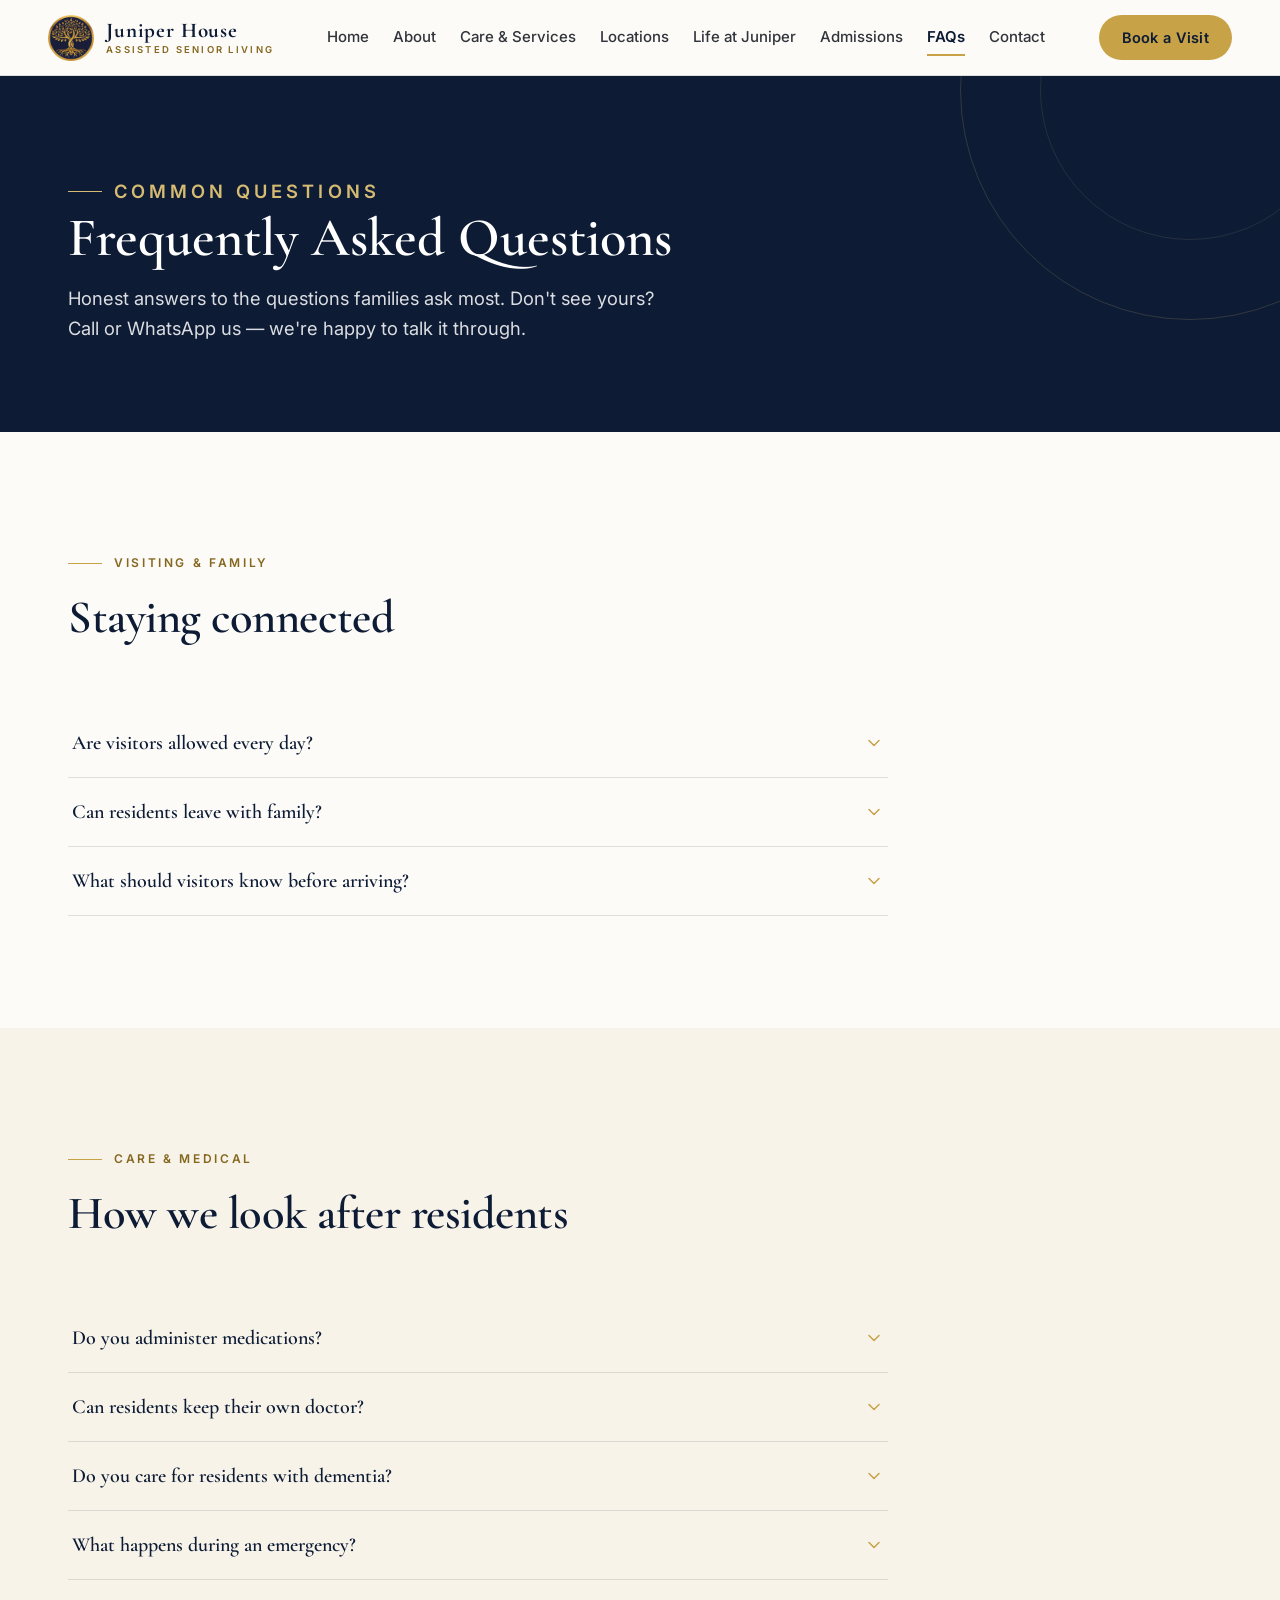
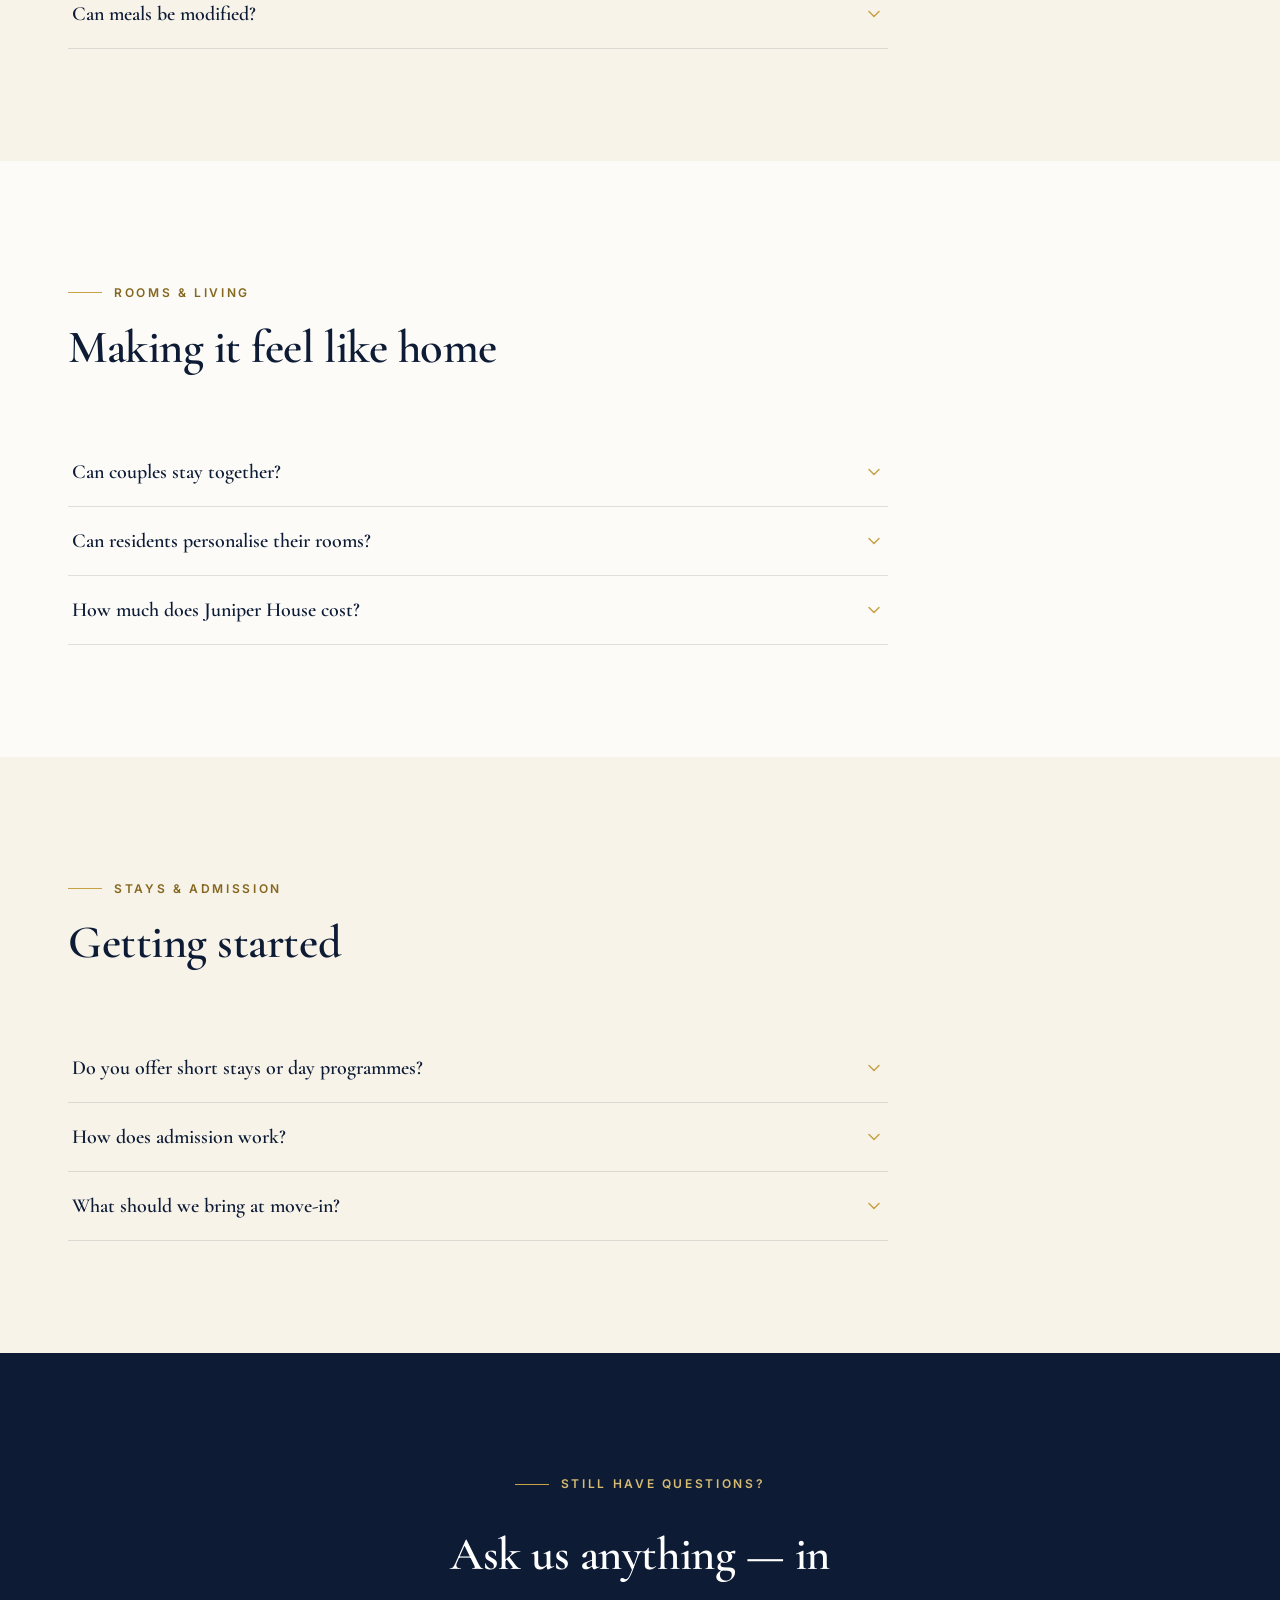
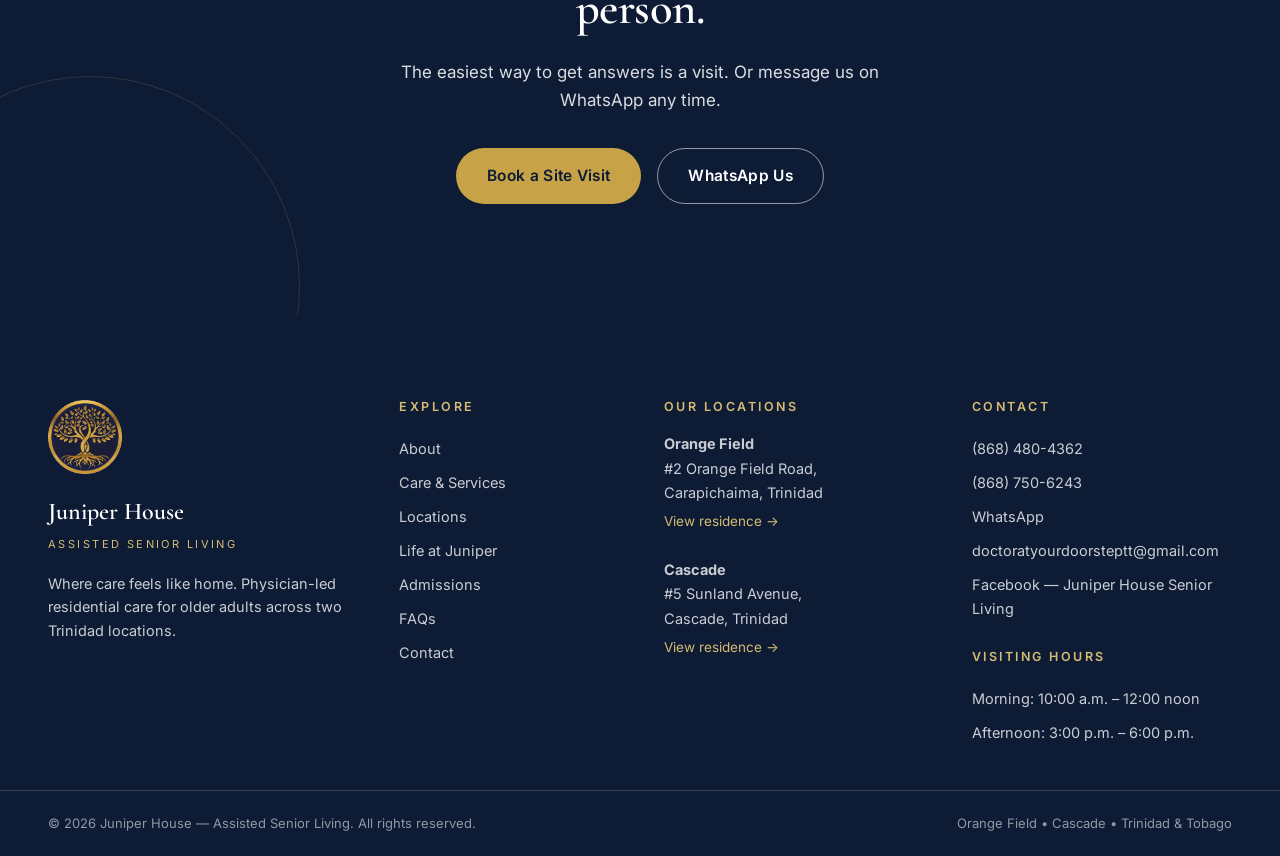
<file: faq.html>
<!DOCTYPE html>
<html lang="en">
<head>
  <meta charset="UTF-8">
  <meta name="viewport" content="width=device-width, initial-scale=1.0">
  <title>Frequently Asked Questions | Juniper House — Assisted Senior Living, Trinidad</title>
  <meta name="description" content="Answers to common family questions about Juniper House: visiting, meals, medication, dementia care, couples, pricing, personalising rooms and emergencies.">
  <link rel="icon" type="image/png" href="assets/img/emblem.png">
  <link rel="preconnect" href="https://fonts.googleapis.com">
  <link rel="preconnect" href="https://fonts.gstatic.com" crossorigin>
  <link href="https://fonts.googleapis.com/css2?family=Cormorant+Garamond:wght@500;600;700&family=Inter:wght@400;500;600&display=swap" rel="stylesheet">
  <link rel="stylesheet" href="assets/css/main.css">
  <script type="application/ld+json">
  {
    "@context": "https://schema.org",
    "@type": "FAQPage",
    "mainEntity": [
      {"@type": "Question", "name": "Are visitors allowed every day?", "acceptedAnswer": {"@type": "Answer", "text": "Yes, during designated visiting hours: 10:00 a.m. to 12:00 noon and 3:00 p.m. to 6:00 p.m."}},
      {"@type": "Question", "name": "Can residents leave with family?", "acceptedAnswer": {"@type": "Answer", "text": "Yes, once the appropriate sign-out procedures have been completed."}},
      {"@type": "Question", "name": "Do you administer medications?", "acceptedAnswer": {"@type": "Answer", "text": "Yes. Medication administration is part of our nursing team's daily care."}},
      {"@type": "Question", "name": "Can residents keep their own doctor?", "acceptedAnswer": {"@type": "Answer", "text": "Yes. Residents may continue seeing their own physician or choose to use physicians affiliated with Juniper House."}},
      {"@type": "Question", "name": "Do you care for residents with dementia?", "acceptedAnswer": {"@type": "Answer", "text": "Yes. Dementia care is one of our core services."}},
      {"@type": "Question", "name": "What happens during an emergency?", "acceptedAnswer": {"@type": "Answer", "text": "The caregiver immediately notifies the nursing supervisor, who assesses the resident and contacts the designated family member and physician. Whenever possible, care is managed safely within the facility; if hospital care is required, emergency medical services are contacted and the resident is transferred promptly."}},
      {"@type": "Question", "name": "Can meals be modified?", "acceptedAnswer": {"@type": "Answer", "text": "Yes, meals can accommodate medical conditions and dietary requirements, including diabetic-friendly, low-sodium and texture-modified diets."}},
      {"@type": "Question", "name": "Can couples stay together?", "acceptedAnswer": {"@type": "Answer", "text": "Yes. Accommodation for couples is available, with pricing provided upon request based on room availability and care requirements."}},
      {"@type": "Question", "name": "Can residents personalise their rooms?", "acceptedAnswer": {"@type": "Answer", "text": "Yes. Residents may bring televisions, mini refrigerators and personal belongings provided they do not create safety concerns or inconvenience another resident. In shared rooms, personal items must not interfere with the comfort of the roommate."}},
      {"@type": "Question", "name": "How much does Juniper House cost?", "acceptedAnswer": {"@type": "Answer", "text": "Orange Field (Carapichaima) starts at TTD $4,000 per month and Cascade, our premium villa residence, starts at TTD $7,000 per month. Both offer shared and private room options."}},
      {"@type": "Question", "name": "Do you offer short stays or day programmes?", "acceptedAnswer": {"@type": "Answer", "text": "Yes. Alongside long-term residential care we offer short-term respite stays — including recovery after illness or surgery and family caregiver respite — and a Day Stay programme with structured activities, companionship and daytime supervision, returning home each evening."}},
      {"@type": "Question", "name": "How does admission work?", "acceptedAnswer": {"@type": "Answer", "text": "Five steps: an enquiry to share your loved one's needs, a tour of Orange Field or Cascade, a full assessment of medical and personal care needs, a personalised care plan, and move-in."}}
    ]
  }
  </script>
</head>
<body>
<a class="skip-link" href="#main">Skip to main content</a>

<header class="site-header">
  <div class="header-inner">
    <a class="brand" href="index.html" aria-label="Juniper House — home">
      <img src="assets/img/emblem.png" alt="" width="46" height="46">
      <span class="brand-text"><strong>Juniper House</strong><small>Assisted Senior Living</small></span>
    </a>
    <nav class="main-nav" aria-label="Primary">
      <a href="index.html">Home</a>
      <a href="about.html">About</a>
      <a href="care.html">Care &amp; Services</a>
      <a href="locations.html">Locations</a>
      <a href="life.html">Life at Juniper</a>
      <a href="admissions.html">Admissions</a>
      <a href="faq.html">FAQs</a>
      <a href="contact.html">Contact</a>
    </nav>
    <div class="header-actions">
      <a class="btn btn-gold btn-sm btn-book" href="contact.html#book">Book a Visit</a>
      <button class="nav-toggle" aria-expanded="false" aria-label="Open menu">
        <span></span><span></span><span></span>
      </button>
    </div>
  </div>
</header>

<div class="mobile-menu">
  <nav aria-label="Mobile">
    <a href="index.html">Home</a>
    <a href="about.html">About</a>
    <a href="care.html">Care &amp; Services</a>
    <a href="locations.html">Locations</a>
    <a href="life.html">Life at Juniper</a>
    <a href="admissions.html">Admissions</a>
    <a href="faq.html">FAQs</a>
    <a href="contact.html">Contact</a>
  </nav>
  <div class="menu-contact">
    <a class="btn btn-gold" href="contact.html#book">Book a Visit</a>
    <a class="link" href="tel:+18684804362">
      <svg width="20" height="20" viewBox="0 0 24 24" fill="none" stroke="currentColor" stroke-width="1.5" stroke-linecap="round" stroke-linejoin="round" aria-hidden="true"><path d="M5 4h4l2 5-2.5 1.5a12 12 0 0 0 5 5L15 13l5 2v4a2 2 0 0 1-2 2A16 16 0 0 1 3 6a2 2 0 0 1 2-2z"/></svg>
      (868) 480-4362
    </a>
    <a class="link" href="https://wa.me/18684804362" target="_blank" rel="noopener">
      <svg width="20" height="20" viewBox="0 0 24 24" fill="none" stroke="currentColor" stroke-width="1.5" stroke-linecap="round" stroke-linejoin="round" aria-hidden="true"><path d="M12 3a9 9 0 0 0-7.8 13.4L3 21l4.7-1.2A9 9 0 1 0 12 3z"/><path d="M9 8.5c0 4 2.5 6.5 6.5 6.5l1-2-2.5-1-1 1a5.5 5.5 0 0 1-2-2l1-1-1-2.5z"/></svg>
      WhatsApp us
    </a>
  </div>
</div>

<main id="main">

  <section class="page-hero">
    <div class="container">
      <p class="eyebrow">Common Questions</p>
      <h1>Frequently Asked Questions</h1>
      <p>Honest answers to the questions families ask most. Don't see yours? Call or WhatsApp us — we're happy to talk it through.</p>
    </div>
  </section>

  <!-- Visiting & family -->
  <section class="section">
    <div class="container">
      <div class="section-head reveal">
        <p class="eyebrow">Visiting &amp; Family</p>
        <h2>Staying connected</h2>
      </div>
      <div class="faq reveal">
        <div class="faq-item">
          <button aria-expanded="false">Are visitors allowed every day?<svg class="chev" width="20" height="20" viewBox="0 0 24 24" fill="none" stroke="currentColor" stroke-width="1.8" stroke-linecap="round" stroke-linejoin="round" aria-hidden="true"><path d="M6 9l6 6 6-6"/></svg></button>
          <div class="faq-panel"><p>Yes, during designated visiting hours: 10:00 a.m. – 12:00 noon and 3:00 p.m. – 6:00 p.m. Additional visitors may be approved for birthdays and special occasions.</p></div>
        </div>
        <div class="faq-item">
          <button aria-expanded="false">Can residents leave with family?<svg class="chev" width="20" height="20" viewBox="0 0 24 24" fill="none" stroke="currentColor" stroke-width="1.8" stroke-linecap="round" stroke-linejoin="round" aria-hidden="true"><path d="M6 9l6 6 6-6"/></svg></button>
          <div class="faq-panel"><p>Yes, once the appropriate sign-out procedures have been completed.</p></div>
        </div>
        <div class="faq-item">
          <button aria-expanded="false">What should visitors know before arriving?<svg class="chev" width="20" height="20" viewBox="0 0 24 24" fill="none" stroke="currentColor" stroke-width="1.8" stroke-linecap="round" stroke-linejoin="round" aria-hidden="true"><path d="M6 9l6 6 6-6"/></svg></button>
          <div class="faq-panel"><p>Please bring valid photo ID and sign the visitor logbook on arrival. Only visitors on the resident's approved visitor list are permitted entry, and children must remain under adult supervision. Full guidelines are on our <a href="contact.html">Contact page</a>.</p></div>
        </div>
      </div>
    </div>
  </section>

  <!-- Care & medical -->
  <section class="section section--cream">
    <div class="container">
      <div class="section-head reveal">
        <p class="eyebrow">Care &amp; Medical</p>
        <h2>How we look after residents</h2>
      </div>
      <div class="faq reveal">
        <div class="faq-item">
          <button aria-expanded="false">Do you administer medications?<svg class="chev" width="20" height="20" viewBox="0 0 24 24" fill="none" stroke="currentColor" stroke-width="1.8" stroke-linecap="round" stroke-linejoin="round" aria-hidden="true"><path d="M6 9l6 6 6-6"/></svg></button>
          <div class="faq-panel"><p>Yes. Medication administration is part of our nursing team's daily care, alongside vital signs monitoring and chronic disease management.</p></div>
        </div>
        <div class="faq-item">
          <button aria-expanded="false">Can residents keep their own doctor?<svg class="chev" width="20" height="20" viewBox="0 0 24 24" fill="none" stroke="currentColor" stroke-width="1.8" stroke-linecap="round" stroke-linejoin="round" aria-hidden="true"><path d="M6 9l6 6 6-6"/></svg></button>
          <div class="faq-panel"><p>Yes. Residents may continue seeing their own physician or choose to use physicians affiliated with Juniper House.</p></div>
        </div>
        <div class="faq-item">
          <button aria-expanded="false">Do you care for residents with dementia?<svg class="chev" width="20" height="20" viewBox="0 0 24 24" fill="none" stroke="currentColor" stroke-width="1.8" stroke-linecap="round" stroke-linejoin="round" aria-hidden="true"><path d="M6 9l6 6 6-6"/></svg></button>
          <div class="faq-panel"><p>Yes. Dementia care is one of our core services, delivered with patience and attentive support.</p></div>
        </div>
        <div class="faq-item">
          <button aria-expanded="false">What happens during an emergency?<svg class="chev" width="20" height="20" viewBox="0 0 24 24" fill="none" stroke="currentColor" stroke-width="1.8" stroke-linecap="round" stroke-linejoin="round" aria-hidden="true"><path d="M6 9l6 6 6-6"/></svg></button>
          <div class="faq-panel"><p>The caregiver immediately notifies the nursing supervisor, who assesses the resident and contacts the designated family member and physician. Whenever possible, care is managed safely within the facility; if hospital care is required, emergency medical services are contacted and the resident is transferred promptly.</p></div>
        </div>
        <div class="faq-item">
          <button aria-expanded="false">Can meals be modified?<svg class="chev" width="20" height="20" viewBox="0 0 24 24" fill="none" stroke="currentColor" stroke-width="1.8" stroke-linecap="round" stroke-linejoin="round" aria-hidden="true"><path d="M6 9l6 6 6-6"/></svg></button>
          <div class="faq-panel"><p>Yes. Meals accommodate medical conditions and dietary requirements — including diabetic-friendly, low-sodium and texture-modified diets.</p></div>
        </div>
      </div>
    </div>
  </section>

  <!-- Rooms & living -->
  <section class="section">
    <div class="container">
      <div class="section-head reveal">
        <p class="eyebrow">Rooms &amp; Living</p>
        <h2>Making it feel like home</h2>
      </div>
      <div class="faq reveal">
        <div class="faq-item">
          <button aria-expanded="false">Can couples stay together?<svg class="chev" width="20" height="20" viewBox="0 0 24 24" fill="none" stroke="currentColor" stroke-width="1.8" stroke-linecap="round" stroke-linejoin="round" aria-hidden="true"><path d="M6 9l6 6 6-6"/></svg></button>
          <div class="faq-panel"><p>Yes. Accommodation for couples is available, with pricing provided upon request based on room availability and care requirements.</p></div>
        </div>
        <div class="faq-item">
          <button aria-expanded="false">Can residents personalise their rooms?<svg class="chev" width="20" height="20" viewBox="0 0 24 24" fill="none" stroke="currentColor" stroke-width="1.8" stroke-linecap="round" stroke-linejoin="round" aria-hidden="true"><path d="M6 9l6 6 6-6"/></svg></button>
          <div class="faq-panel"><p>Yes. Residents may bring televisions, mini refrigerators and personal belongings provided they do not create safety concerns or inconvenience another resident. In shared rooms, personal items must not interfere with the comfort of the roommate.</p></div>
        </div>
        <div class="faq-item">
          <button aria-expanded="false">How much does Juniper House cost?<svg class="chev" width="20" height="20" viewBox="0 0 24 24" fill="none" stroke="currentColor" stroke-width="1.8" stroke-linecap="round" stroke-linejoin="round" aria-hidden="true"><path d="M6 9l6 6 6-6"/></svg></button>
          <div class="faq-panel"><p><a href="orange-field.html">Orange Field</a> (Carapichaima) starts at TTD $4,000 per month; <a href="cascade.html">Cascade</a>, our premium villa residence, starts at TTD $7,000 per month. Both offer shared and private room options.</p></div>
        </div>
      </div>
    </div>
  </section>

  <!-- Stays & admission -->
  <section class="section section--cream">
    <div class="container">
      <div class="section-head reveal">
        <p class="eyebrow">Stays &amp; Admission</p>
        <h2>Getting started</h2>
      </div>
      <div class="faq reveal">
        <div class="faq-item">
          <button aria-expanded="false">Do you offer short stays or day programmes?<svg class="chev" width="20" height="20" viewBox="0 0 24 24" fill="none" stroke="currentColor" stroke-width="1.8" stroke-linecap="round" stroke-linejoin="round" aria-hidden="true"><path d="M6 9l6 6 6-6"/></svg></button>
          <div class="faq-panel"><p>Yes. Alongside long-term residential care we offer short-term respite stays — including recovery after illness or surgery and family caregiver respite — and a Day Stay programme with structured activities, companionship and daytime supervision, returning home each evening. See <a href="care.html">Care &amp; Services</a>.</p></div>
        </div>
        <div class="faq-item">
          <button aria-expanded="false">How does admission work?<svg class="chev" width="20" height="20" viewBox="0 0 24 24" fill="none" stroke="currentColor" stroke-width="1.8" stroke-linecap="round" stroke-linejoin="round" aria-hidden="true"><path d="M6 9l6 6 6-6"/></svg></button>
          <div class="faq-panel"><p>Five gentle steps: an enquiry to share your loved one's needs, a tour of Orange Field or Cascade, a full assessment of medical and personal care needs, a personalised care plan, and move-in. Details on our <a href="admissions.html">Admissions page</a>.</p></div>
        </div>
        <div class="faq-item">
          <button aria-expanded="false">What should we bring at move-in?<svg class="chev" width="20" height="20" viewBox="0 0 24 24" fill="none" stroke="currentColor" stroke-width="1.8" stroke-linecap="round" stroke-linejoin="round" aria-hidden="true"><path d="M6 9l6 6 6-6"/></svg></button>
          <div class="faq-panel"><p>Everyday clothing, toiletries, current medications and aids (glasses, hearing aids, walking aids), and personal touches like family photographs or a favourite blanket. The full checklist is on our <a href="admissions.html">Admissions page</a>.</p></div>
        </div>
      </div>
    </div>
  </section>

  <!-- CTA -->
  <section class="section section--navy cta-band">
    <div class="container">
      <div class="reveal">
        <p class="eyebrow">Still Have Questions?</p>
        <h2>Ask us anything — in person.</h2>
        <p>The easiest way to get answers is a visit. Or message us on WhatsApp any time.</p>
        <div class="hero-ctas">
          <a class="btn btn-gold" href="contact.html#book">Book a Site Visit</a>
          <a class="btn btn-outline-light" href="https://wa.me/18684804362" target="_blank" rel="noopener">WhatsApp Us</a>
        </div>
      </div>
    </div>
  </section>

</main>

<footer class="site-footer">
  <div class="footer-main">
    <div class="footer-brand">
      <img src="assets/img/emblem.png" alt="" loading="lazy">
      <span class="fb-name">Juniper House</span>
      <span class="fb-tag">Assisted Senior Living</span>
      <p>Where care feels like home. Physician-led residential care for older adults across two Trinidad locations.</p>
    </div>
    <div>
      <h3>Explore</h3>
      <ul>
        <li><a href="about.html">About</a></li>
        <li><a href="care.html">Care &amp; Services</a></li>
        <li><a href="locations.html">Locations</a></li>
        <li><a href="life.html">Life at Juniper</a></li>
        <li><a href="admissions.html">Admissions</a></li>
        <li><a href="faq.html">FAQs</a></li>
        <li><a href="contact.html">Contact</a></li>
      </ul>
    </div>
    <div>
      <h3>Our Locations</h3>
      <address>
        <strong>Orange Field</strong><br>
        #2 Orange Field Road,<br>Carapichaima, Trinidad<br>
        <a class="maplink" href="orange-field.html">View residence →</a>
      </address>
      <br>
      <address>
        <strong>Cascade</strong><br>
        #5 Sunland Avenue,<br>Cascade, Trinidad<br>
        <a class="maplink" href="cascade.html">View residence →</a>
      </address>
    </div>
    <div>
      <h3>Contact</h3>
      <ul>
        <li><a href="tel:+18684804362">(868) 480-4362</a></li>
        <li><a href="tel:+18687506243">(868) 750-6243</a></li>
        <li><a href="https://wa.me/18684804362" target="_blank" rel="noopener">WhatsApp</a></li>
        <li><a href="mailto:doctoratyourdoorsteptt@gmail.com">doctoratyourdoorsteptt@gmail.com</a></li>
        <li><a href="https://www.facebook.com/search/top?q=Juniper%20House%20Senior%20Living" target="_blank" rel="noopener">Facebook — Juniper House Senior Living</a></li>
      </ul>
      <br>
      <h3>Visiting Hours</h3>
      <ul>
        <li>Morning: 10:00 a.m. – 12:00 noon</li>
        <li>Afternoon: 3:00 p.m. – 6:00 p.m.</li>
      </ul>
    </div>
  </div>
  <div class="footer-bottom">
    <div class="container">
      <span>© <span id="year">2026</span> Juniper House — Assisted Senior Living. All rights reserved.</span>
      <span>Orange Field &bull; Cascade &bull; Trinidad &amp; Tobago</span>
    </div>
  </div>
</footer>

<script src="assets/js/main.js"></script>
</body>
</html>
</file>
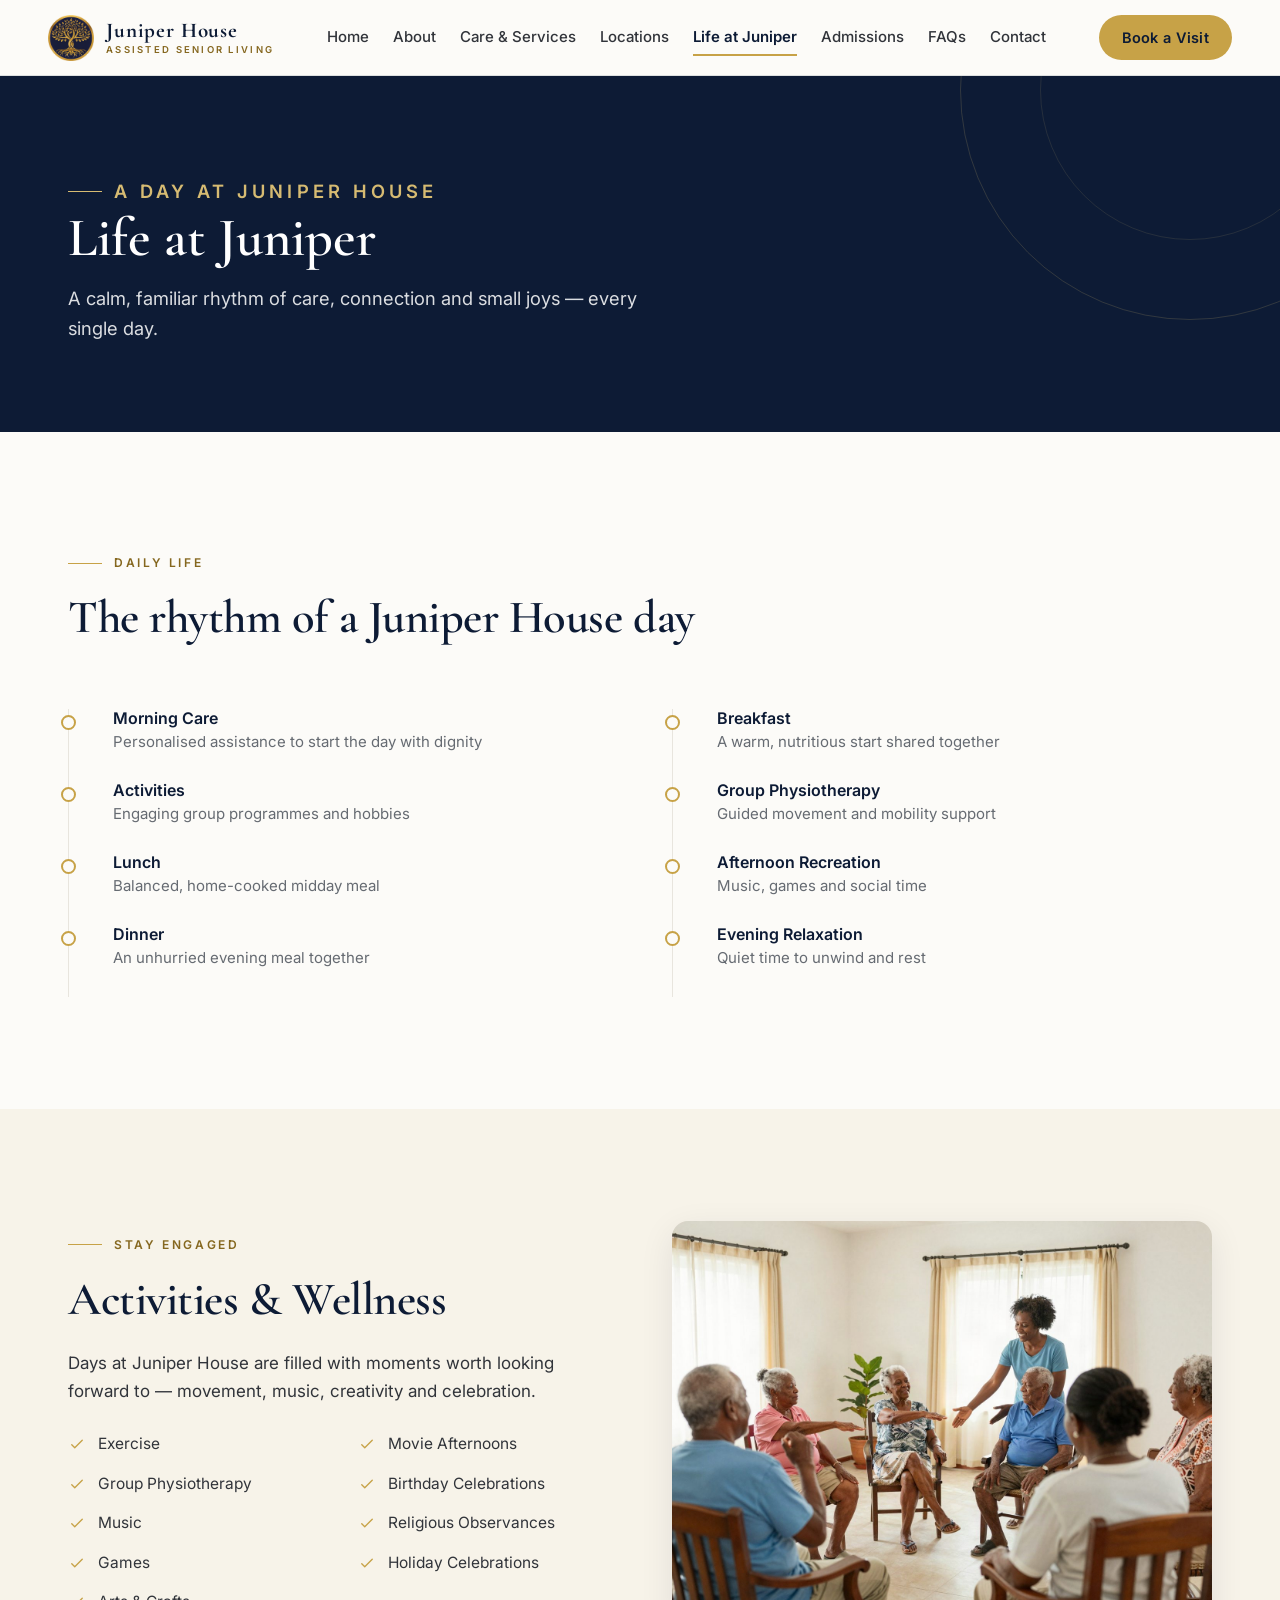
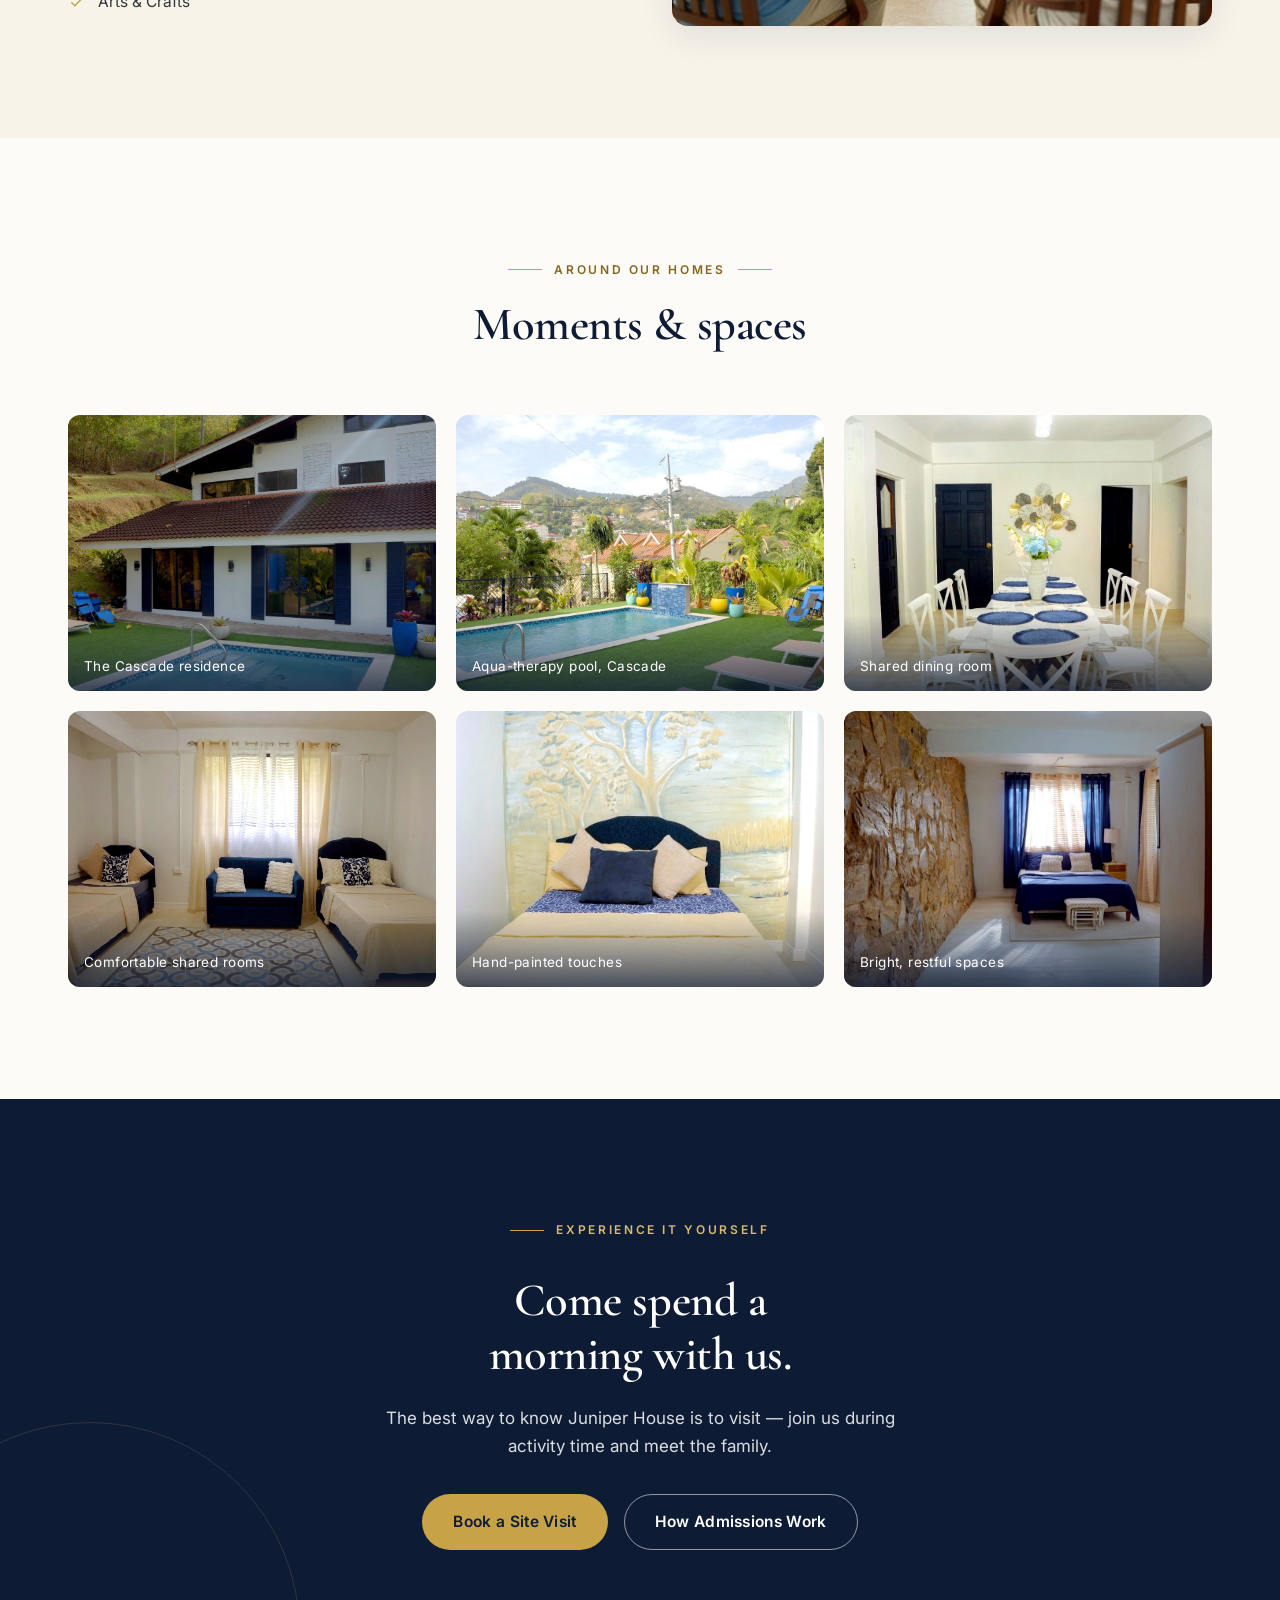
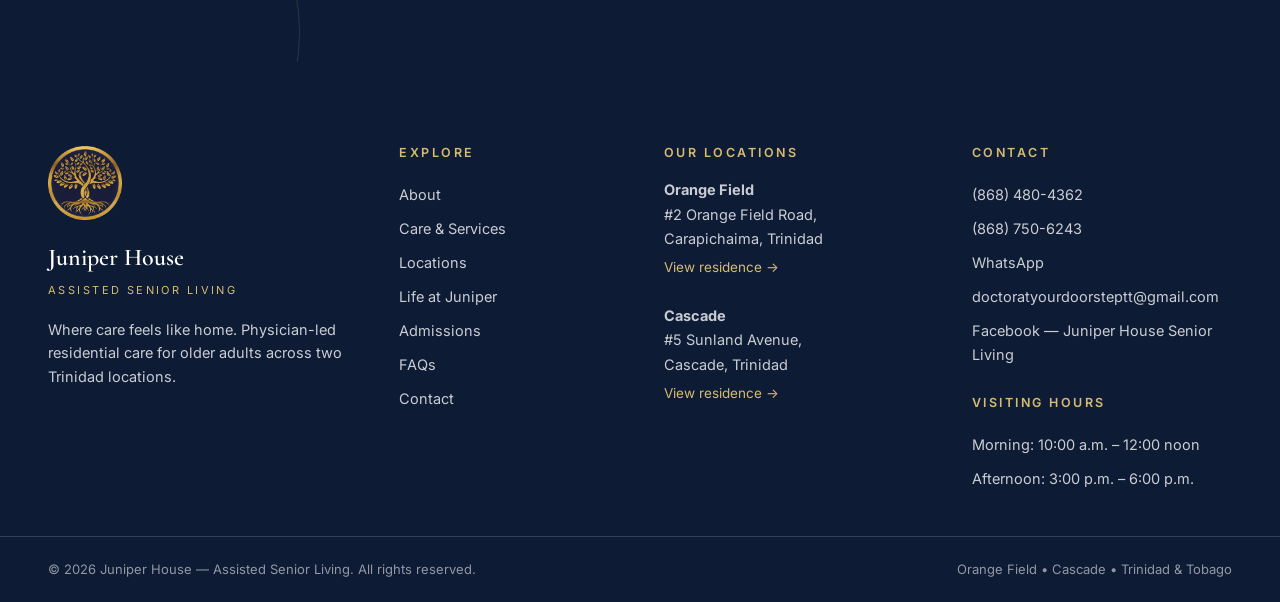
<file: life.html>
<!DOCTYPE html>
<html lang="en">
<head>
  <meta charset="UTF-8">
  <meta name="viewport" content="width=device-width, initial-scale=1.0">
  <title>Life at Juniper | Juniper House — Assisted Senior Living, Trinidad</title>
  <meta name="description" content="A day at Juniper House: personalised morning care, home-cooked meals, daily activities, group physiotherapy, music, games and celebrations.">
  <link rel="icon" type="image/png" href="assets/img/emblem.png">
  <link rel="preconnect" href="https://fonts.googleapis.com">
  <link rel="preconnect" href="https://fonts.gstatic.com" crossorigin>
  <link href="https://fonts.googleapis.com/css2?family=Cormorant+Garamond:wght@500;600;700&family=Inter:wght@400;500;600&display=swap" rel="stylesheet">
  <link rel="stylesheet" href="assets/css/main.css">
</head>
<body>
<a class="skip-link" href="#main">Skip to main content</a>

<header class="site-header">
  <div class="header-inner">
    <a class="brand" href="index.html" aria-label="Juniper House — home">
      <img src="assets/img/emblem.png" alt="" width="46" height="46">
      <span class="brand-text"><strong>Juniper House</strong><small>Assisted Senior Living</small></span>
    </a>
    <nav class="main-nav" aria-label="Primary">
      <a href="index.html">Home</a>
      <a href="about.html">About</a>
      <a href="care.html">Care &amp; Services</a>
      <a href="locations.html">Locations</a>
      <a href="life.html">Life at Juniper</a>
      <a href="admissions.html">Admissions</a>
      <a href="faq.html">FAQs</a>
      <a href="contact.html">Contact</a>
    </nav>
    <div class="header-actions">
      <a class="btn btn-gold btn-sm btn-book" href="contact.html#book">Book a Visit</a>
      <button class="nav-toggle" aria-expanded="false" aria-label="Open menu">
        <span></span><span></span><span></span>
      </button>
    </div>
  </div>
</header>

<div class="mobile-menu">
  <nav aria-label="Mobile">
    <a href="index.html">Home</a>
    <a href="about.html">About</a>
    <a href="care.html">Care &amp; Services</a>
    <a href="locations.html">Locations</a>
    <a href="life.html">Life at Juniper</a>
    <a href="admissions.html">Admissions</a>
    <a href="faq.html">FAQs</a>
    <a href="contact.html">Contact</a>
  </nav>
  <div class="menu-contact">
    <a class="btn btn-gold" href="contact.html#book">Book a Visit</a>
    <a class="link" href="tel:+18684804362">
      <svg width="20" height="20" viewBox="0 0 24 24" fill="none" stroke="currentColor" stroke-width="1.5" stroke-linecap="round" stroke-linejoin="round" aria-hidden="true"><path d="M5 4h4l2 5-2.5 1.5a12 12 0 0 0 5 5L15 13l5 2v4a2 2 0 0 1-2 2A16 16 0 0 1 3 6a2 2 0 0 1 2-2z"/></svg>
      (868) 480-4362
    </a>
    <a class="link" href="https://wa.me/18684804362" target="_blank" rel="noopener">
      <svg width="20" height="20" viewBox="0 0 24 24" fill="none" stroke="currentColor" stroke-width="1.5" stroke-linecap="round" stroke-linejoin="round" aria-hidden="true"><path d="M12 3a9 9 0 0 0-7.8 13.4L3 21l4.7-1.2A9 9 0 1 0 12 3z"/><path d="M9 8.5c0 4 2.5 6.5 6.5 6.5l1-2-2.5-1-1 1a5.5 5.5 0 0 1-2-2l1-1-1-2.5z"/></svg>
      WhatsApp us
    </a>
  </div>
</div>

<main id="main">

  <section class="page-hero">
    <div class="container">
      <p class="eyebrow">A Day at Juniper House</p>
      <h1>Life at Juniper</h1>
      <p>A calm, familiar rhythm of care, connection and small joys — every single day.</p>
    </div>
  </section>

  <!-- Daily life timeline -->
  <section class="section">
    <div class="container">
      <div class="section-head reveal">
        <p class="eyebrow">Daily Life</p>
        <h2>The rhythm of a Juniper House day</h2>
      </div>
      <ul class="timeline cols reveal-stagger">
        <li><h3>Morning Care</h3><p>Personalised assistance to start the day with dignity</p></li>
        <li><h3>Breakfast</h3><p>A warm, nutritious start shared together</p></li>
        <li><h3>Activities</h3><p>Engaging group programmes and hobbies</p></li>
        <li><h3>Group Physiotherapy</h3><p>Guided movement and mobility support</p></li>
        <li><h3>Lunch</h3><p>Balanced, home-cooked midday meal</p></li>
        <li><h3>Afternoon Recreation</h3><p>Music, games and social time</p></li>
        <li><h3>Dinner</h3><p>An unhurried evening meal together</p></li>
        <li><h3>Evening Relaxation</h3><p>Quiet time to unwind and rest</p></li>
      </ul>
    </div>
  </section>

  <!-- Activities & wellness -->
  <section class="section section--cream">
    <div class="container">
      <div class="split">
        <div class="reveal">
          <p class="eyebrow">Stay Engaged</p>
          <h2>Activities &amp; Wellness</h2>
          <p>Days at Juniper House are filled with moments worth looking forward to — movement, music, creativity and celebration.</p>
          <ul class="checklist amenities">
            <li><svg width="18" height="18" viewBox="0 0 24 24" fill="none" stroke="currentColor" stroke-width="1.8" stroke-linecap="round" stroke-linejoin="round" aria-hidden="true"><path d="M5 13l4 4L19 7"/></svg>Exercise</li>
            <li><svg width="18" height="18" viewBox="0 0 24 24" fill="none" stroke="currentColor" stroke-width="1.8" stroke-linecap="round" stroke-linejoin="round" aria-hidden="true"><path d="M5 13l4 4L19 7"/></svg>Group Physiotherapy</li>
            <li><svg width="18" height="18" viewBox="0 0 24 24" fill="none" stroke="currentColor" stroke-width="1.8" stroke-linecap="round" stroke-linejoin="round" aria-hidden="true"><path d="M5 13l4 4L19 7"/></svg>Music</li>
            <li><svg width="18" height="18" viewBox="0 0 24 24" fill="none" stroke="currentColor" stroke-width="1.8" stroke-linecap="round" stroke-linejoin="round" aria-hidden="true"><path d="M5 13l4 4L19 7"/></svg>Games</li>
            <li><svg width="18" height="18" viewBox="0 0 24 24" fill="none" stroke="currentColor" stroke-width="1.8" stroke-linecap="round" stroke-linejoin="round" aria-hidden="true"><path d="M5 13l4 4L19 7"/></svg>Arts &amp; Crafts</li>
            <li><svg width="18" height="18" viewBox="0 0 24 24" fill="none" stroke="currentColor" stroke-width="1.8" stroke-linecap="round" stroke-linejoin="round" aria-hidden="true"><path d="M5 13l4 4L19 7"/></svg>Movie Afternoons</li>
            <li><svg width="18" height="18" viewBox="0 0 24 24" fill="none" stroke="currentColor" stroke-width="1.8" stroke-linecap="round" stroke-linejoin="round" aria-hidden="true"><path d="M5 13l4 4L19 7"/></svg>Birthday Celebrations</li>
            <li><svg width="18" height="18" viewBox="0 0 24 24" fill="none" stroke="currentColor" stroke-width="1.8" stroke-linecap="round" stroke-linejoin="round" aria-hidden="true"><path d="M5 13l4 4L19 7"/></svg>Religious Observances</li>
            <li><svg width="18" height="18" viewBox="0 0 24 24" fill="none" stroke="currentColor" stroke-width="1.8" stroke-linecap="round" stroke-linejoin="round" aria-hidden="true"><path d="M5 13l4 4L19 7"/></svg>Holiday Celebrations</li>
          </ul>
        </div>
        <div class="split-media reveal">
          <!-- PLACEHOLDER IMAGE (AI-generated) — replace with real group activity photography. See docs/photography-shot-list.md -->
          <img src="assets/img/placeholder-activity.jpg" alt="Illustrative image of residents enjoying gentle seated group exercise with an instructor" loading="lazy">
        </div>
      </div>
    </div>
  </section>

  <!-- Gallery -->
  <section class="section">
    <div class="container">
      <div class="section-head center reveal">
        <p class="eyebrow">Around Our Homes</p>
        <h2>Moments &amp; spaces</h2>
      </div>
      <div class="gallery reveal-stagger">
        <figure><img src="assets/img/cascade-villa.jpg" alt="The Cascade villa and pool" loading="lazy"><figcaption>The Cascade residence</figcaption></figure>
        <figure><img src="assets/img/cascade-pool-view.jpg" alt="Aqua-therapy pool overlooking the hills at Cascade" loading="lazy"><figcaption>Aqua-therapy pool, Cascade</figcaption></figure>
        <figure><img src="assets/img/dining-room.jpg" alt="Shared dining room set for a meal" loading="lazy"><figcaption>Shared dining room</figcaption></figure>
        <figure><img src="assets/img/room-shared.jpg" alt="Shared room with twin beds and a navy loveseat" loading="lazy"><figcaption>Comfortable shared rooms</figcaption></figure>
        <figure><img src="assets/img/room-mural.jpg" alt="Room with a hand-painted landscape mural" loading="lazy"><figcaption>Hand-painted touches</figcaption></figure>
        <figure><img src="assets/img/room-stone.jpg" alt="Room with a natural stone feature wall" loading="lazy"><figcaption>Bright, restful spaces</figcaption></figure>
      </div>
    </div>
  </section>

  <!-- CTA -->
  <section class="section section--navy cta-band">
    <div class="container">
      <div class="reveal">
        <p class="eyebrow">Experience It Yourself</p>
        <h2>Come spend a morning with us.</h2>
        <p>The best way to know Juniper House is to visit — join us during activity time and meet the family.</p>
        <div class="hero-ctas">
          <a class="btn btn-gold" href="contact.html#book">Book a Site Visit</a>
          <a class="btn btn-outline-light" href="admissions.html">How Admissions Work</a>
        </div>
      </div>
    </div>
  </section>

</main>

<footer class="site-footer">
  <div class="footer-main">
    <div class="footer-brand">
      <img src="assets/img/emblem.png" alt="" loading="lazy">
      <span class="fb-name">Juniper House</span>
      <span class="fb-tag">Assisted Senior Living</span>
      <p>Where care feels like home. Physician-led residential care for older adults across two Trinidad locations.</p>
    </div>
    <div>
      <h3>Explore</h3>
      <ul>
        <li><a href="about.html">About</a></li>
        <li><a href="care.html">Care &amp; Services</a></li>
        <li><a href="locations.html">Locations</a></li>
        <li><a href="life.html">Life at Juniper</a></li>
        <li><a href="admissions.html">Admissions</a></li>
        <li><a href="faq.html">FAQs</a></li>
        <li><a href="contact.html">Contact</a></li>
      </ul>
    </div>
    <div>
      <h3>Our Locations</h3>
      <address>
        <strong>Orange Field</strong><br>
        #2 Orange Field Road,<br>Carapichaima, Trinidad<br>
        <a class="maplink" href="orange-field.html">View residence →</a>
      </address>
      <br>
      <address>
        <strong>Cascade</strong><br>
        #5 Sunland Avenue,<br>Cascade, Trinidad<br>
        <a class="maplink" href="cascade.html">View residence →</a>
      </address>
    </div>
    <div>
      <h3>Contact</h3>
      <ul>
        <li><a href="tel:+18684804362">(868) 480-4362</a></li>
        <li><a href="tel:+18687506243">(868) 750-6243</a></li>
        <li><a href="https://wa.me/18684804362" target="_blank" rel="noopener">WhatsApp</a></li>
        <li><a href="mailto:doctoratyourdoorsteptt@gmail.com">doctoratyourdoorsteptt@gmail.com</a></li>
        <li><a href="https://www.facebook.com/search/top?q=Juniper%20House%20Senior%20Living" target="_blank" rel="noopener">Facebook — Juniper House Senior Living</a></li>
      </ul>
      <br>
      <h3>Visiting Hours</h3>
      <ul>
        <li>Morning: 10:00 a.m. – 12:00 noon</li>
        <li>Afternoon: 3:00 p.m. – 6:00 p.m.</li>
      </ul>
    </div>
  </div>
  <div class="footer-bottom">
    <div class="container">
      <span>© <span id="year">2026</span> Juniper House — Assisted Senior Living. All rights reserved.</span>
      <span>Orange Field &bull; Cascade &bull; Trinidad &amp; Tobago</span>
    </div>
  </div>
</footer>

<script src="assets/js/main.js"></script>
</body>
</html>
</file>
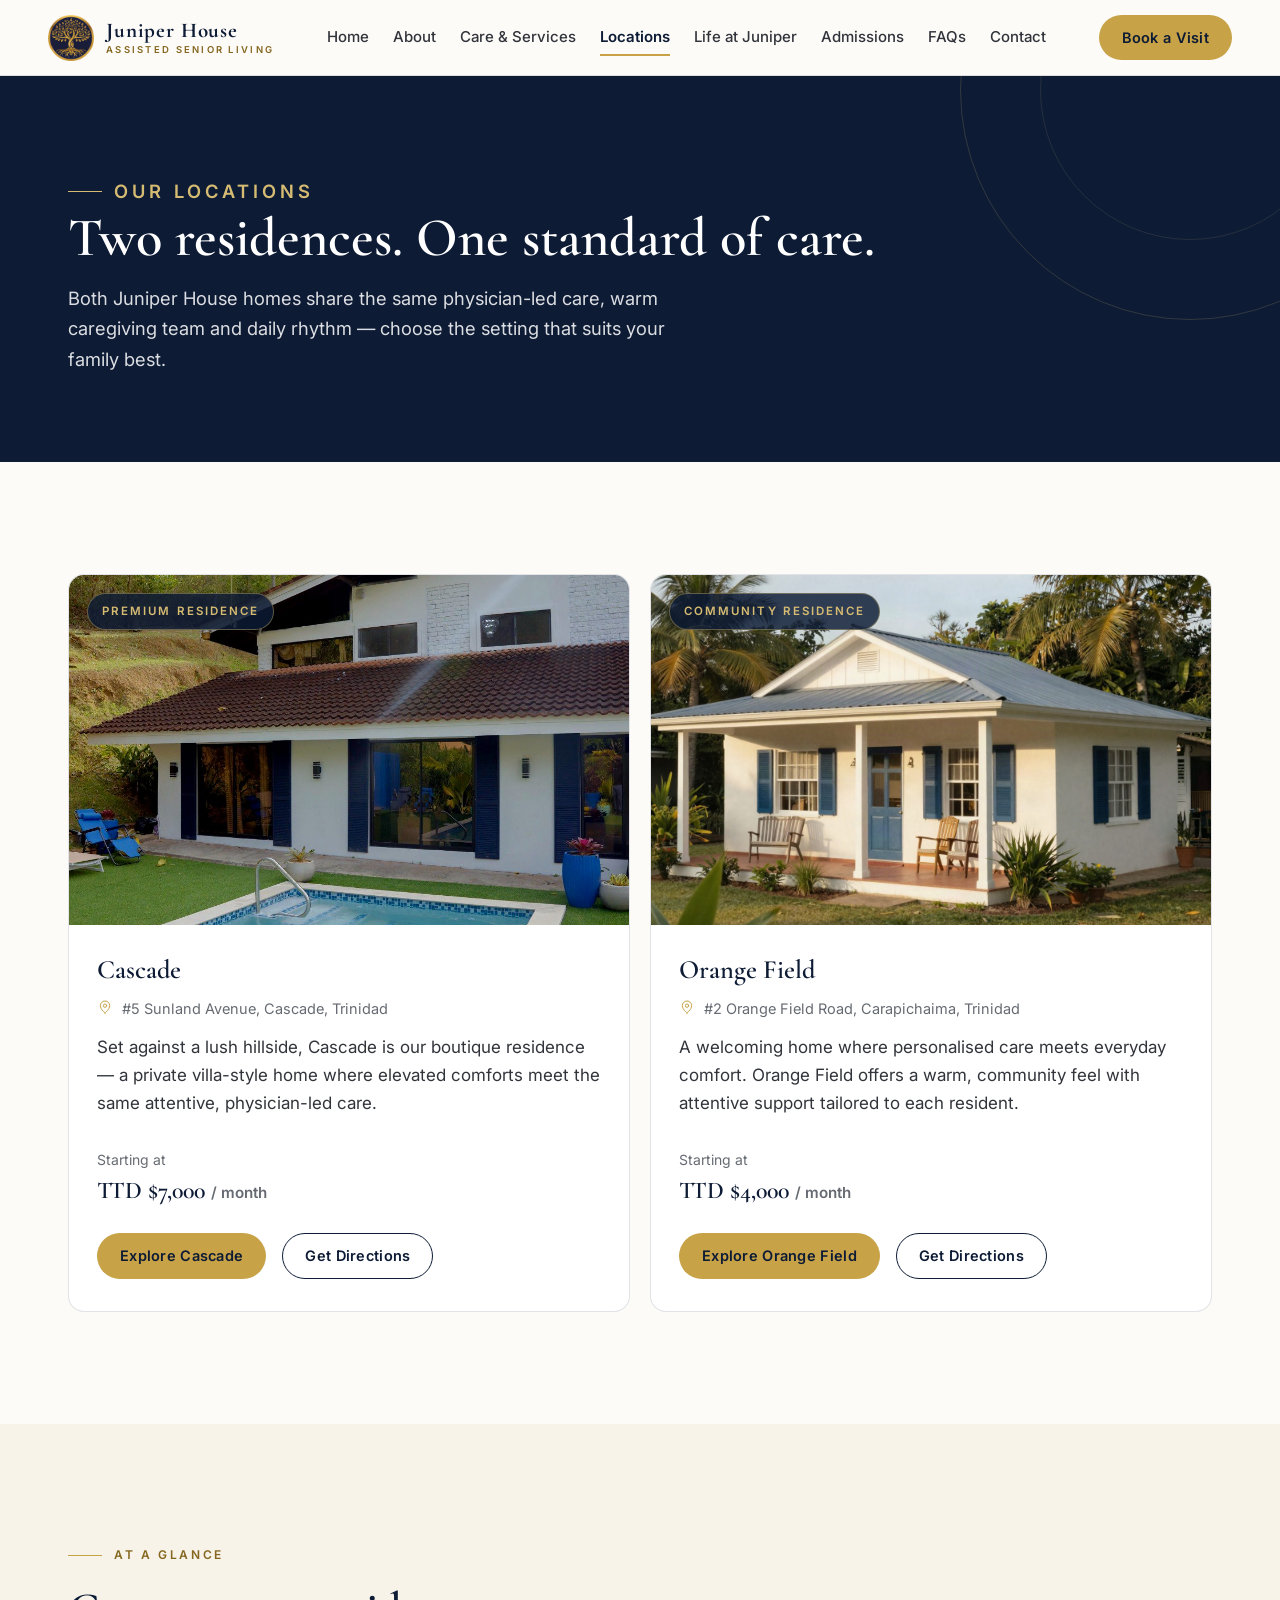
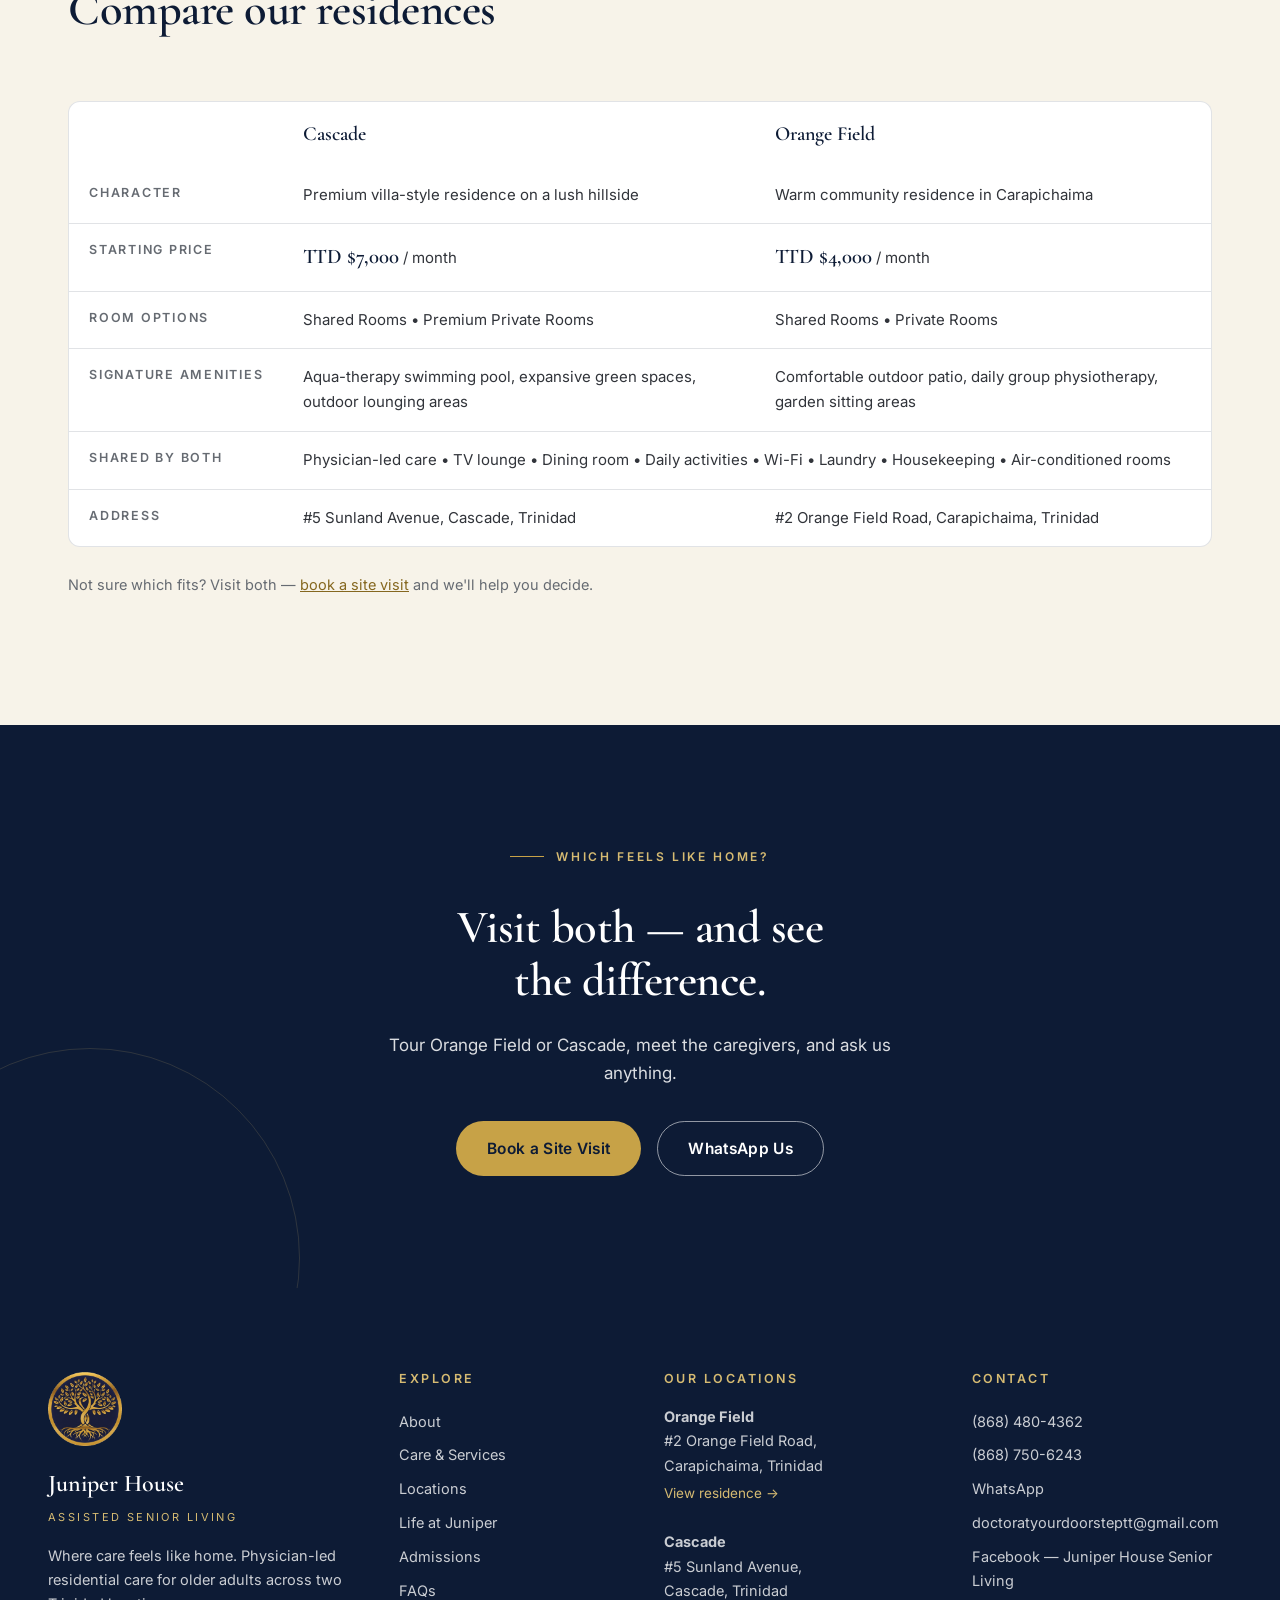
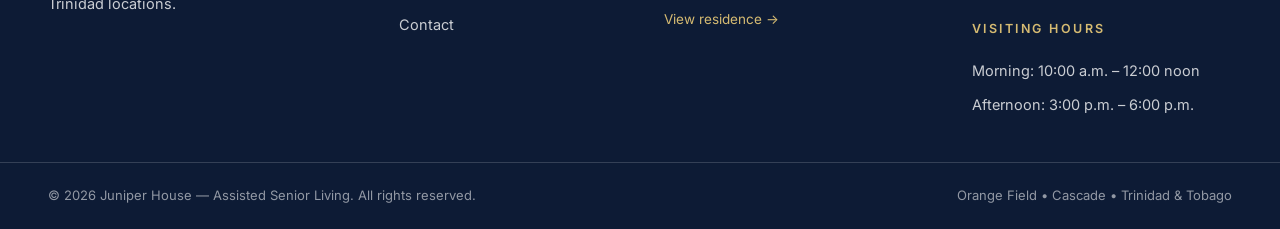
<file: locations.html>
<!DOCTYPE html>
<html lang="en">
<head>
  <meta charset="UTF-8">
  <meta name="viewport" content="width=device-width, initial-scale=1.0">
  <title>Our Locations — Orange Field &amp; Cascade | Juniper House, Trinidad</title>
  <meta name="description" content="Juniper House has two Trinidad residences: Orange Field in Carapichaima (from TTD $4,000/mo) and the premium Cascade villa residence (from TTD $7,000/mo).">
  <link rel="icon" type="image/png" href="assets/img/emblem.png">
  <link rel="preconnect" href="https://fonts.googleapis.com">
  <link rel="preconnect" href="https://fonts.gstatic.com" crossorigin>
  <link href="https://fonts.googleapis.com/css2?family=Cormorant+Garamond:wght@500;600;700&family=Inter:wght@400;500;600&display=swap" rel="stylesheet">
  <link rel="stylesheet" href="assets/css/main.css">
</head>
<body>
<a class="skip-link" href="#main">Skip to main content</a>

<header class="site-header">
  <div class="header-inner">
    <a class="brand" href="index.html" aria-label="Juniper House — home">
      <img src="assets/img/emblem.png" alt="" width="46" height="46">
      <span class="brand-text"><strong>Juniper House</strong><small>Assisted Senior Living</small></span>
    </a>
    <nav class="main-nav" aria-label="Primary">
      <a href="index.html">Home</a>
      <a href="about.html">About</a>
      <a href="care.html">Care &amp; Services</a>
      <a href="locations.html">Locations</a>
      <a href="life.html">Life at Juniper</a>
      <a href="admissions.html">Admissions</a>
      <a href="faq.html">FAQs</a>
      <a href="contact.html">Contact</a>
    </nav>
    <div class="header-actions">
      <a class="btn btn-gold btn-sm btn-book" href="contact.html#book">Book a Visit</a>
      <button class="nav-toggle" aria-expanded="false" aria-label="Open menu">
        <span></span><span></span><span></span>
      </button>
    </div>
  </div>
</header>

<div class="mobile-menu">
  <nav aria-label="Mobile">
    <a href="index.html">Home</a>
    <a href="about.html">About</a>
    <a href="care.html">Care &amp; Services</a>
    <a href="locations.html">Locations</a>
    <a href="life.html">Life at Juniper</a>
    <a href="admissions.html">Admissions</a>
    <a href="faq.html">FAQs</a>
    <a href="contact.html">Contact</a>
  </nav>
  <div class="menu-contact">
    <a class="btn btn-gold" href="contact.html#book">Book a Visit</a>
    <a class="link" href="tel:+18684804362">
      <svg width="20" height="20" viewBox="0 0 24 24" fill="none" stroke="currentColor" stroke-width="1.5" stroke-linecap="round" stroke-linejoin="round" aria-hidden="true"><path d="M5 4h4l2 5-2.5 1.5a12 12 0 0 0 5 5L15 13l5 2v4a2 2 0 0 1-2 2A16 16 0 0 1 3 6a2 2 0 0 1 2-2z"/></svg>
      (868) 480-4362
    </a>
    <a class="link" href="https://wa.me/18684804362" target="_blank" rel="noopener">
      <svg width="20" height="20" viewBox="0 0 24 24" fill="none" stroke="currentColor" stroke-width="1.5" stroke-linecap="round" stroke-linejoin="round" aria-hidden="true"><path d="M12 3a9 9 0 0 0-7.8 13.4L3 21l4.7-1.2A9 9 0 1 0 12 3z"/><path d="M9 8.5c0 4 2.5 6.5 6.5 6.5l1-2-2.5-1-1 1a5.5 5.5 0 0 1-2-2l1-1-1-2.5z"/></svg>
      WhatsApp us
    </a>
  </div>
</div>

<main id="main">

  <section class="page-hero">
    <div class="container">
      <p class="eyebrow">Our Locations</p>
      <h1>Two residences. One standard of care.</h1>
      <p>Both Juniper House homes share the same physician-led care, warm caregiving team and daily rhythm — choose the setting that suits your family best.</p>
    </div>
  </section>

  <!-- Location cards -->
  <section class="section">
    <div class="container">
      <div class="card-grid cols-2 reveal-stagger">
        <article class="location-card" id="cascade">
          <div class="loc-media">
            <span class="loc-badge">Premium Residence</span>
            <img src="assets/img/cascade-villa.jpg" alt="The Cascade residence — a villa-style home with a private pool" loading="lazy">
          </div>
          <div class="loc-body">
            <h3>Cascade</h3>
            <p class="loc-address"><svg width="16" height="16" viewBox="0 0 24 24" fill="none" stroke="currentColor" stroke-width="1.5" stroke-linecap="round" stroke-linejoin="round" aria-hidden="true"><path d="M12 21s-7-5.5-7-11a7 7 0 1 1 14 0c0 5.5-7 11-7 11z"/><circle cx="12" cy="10" r="2.5"/></svg>#5 Sunland Avenue, Cascade, Trinidad</p>
            <p>Set against a lush hillside, Cascade is our boutique residence — a private villa-style home where elevated comforts meet the same attentive, physician-led care.</p>
            <p class="loc-price">Starting at <strong>TTD $7,000 <span class="unit">/ month</span></strong></p>
            <div class="loc-cta hero-ctas" style="margin-bottom:0">
              <a class="btn btn-gold btn-sm" href="cascade.html">Explore Cascade</a>
              <a class="btn btn-outline-navy btn-sm" href="https://www.google.com/maps/search/?api=1&amp;query=%235%20Sunland%20Avenue%2C%20Cascade%2C%20Trinidad" target="_blank" rel="noopener">Get Directions</a>
            </div>
          </div>
        </article>
        <article class="location-card" id="orange-field">
          <div class="loc-media">
            <span class="loc-badge">Community Residence</span>
            <!-- PLACEHOLDER IMAGE (AI-generated) — replace with a real Orange Field exterior photo. See docs/photography-shot-list.md -->
            <img src="assets/img/placeholder-orange-field-exterior.jpg" alt="Illustrative image of a welcoming single-storey Caribbean home with a covered veranda" loading="lazy">
          </div>
          <div class="loc-body">
            <h3>Orange Field</h3>
            <p class="loc-address"><svg width="16" height="16" viewBox="0 0 24 24" fill="none" stroke="currentColor" stroke-width="1.5" stroke-linecap="round" stroke-linejoin="round" aria-hidden="true"><path d="M12 21s-7-5.5-7-11a7 7 0 1 1 14 0c0 5.5-7 11-7 11z"/><circle cx="12" cy="10" r="2.5"/></svg>#2 Orange Field Road, Carapichaima, Trinidad</p>
            <p>A welcoming home where personalised care meets everyday comfort. Orange Field offers a warm, community feel with attentive support tailored to each resident.</p>
            <p class="loc-price">Starting at <strong>TTD $4,000 <span class="unit">/ month</span></strong></p>
            <div class="loc-cta hero-ctas" style="margin-bottom:0">
              <a class="btn btn-gold btn-sm" href="orange-field.html">Explore Orange Field</a>
              <a class="btn btn-outline-navy btn-sm" href="https://www.google.com/maps/search/?api=1&amp;query=%232%20Orange%20Field%20Road%2C%20Carapichaima%2C%20Trinidad" target="_blank" rel="noopener">Get Directions</a>
            </div>
          </div>
        </article>
      </div>
    </div>
  </section>

  <!-- At a glance -->
  <section class="section section--cream">
    <div class="container">
      <div class="section-head reveal">
        <p class="eyebrow">At a Glance</p>
        <h2>Compare our residences</h2>
      </div>
      <div class="table-wrap reveal">
        <table class="compare-table">
          <thead>
            <tr>
              <th scope="col"><span class="visually-hidden">Feature</span></th>
              <th scope="col">Cascade</th>
              <th scope="col">Orange Field</th>
            </tr>
          </thead>
          <tbody>
            <tr>
              <th scope="row">Character</th>
              <td>Premium villa-style residence on a lush hillside</td>
              <td>Warm community residence in Carapichaima</td>
            </tr>
            <tr>
              <th scope="row">Starting price</th>
              <td><strong>TTD $7,000</strong> / month</td>
              <td><strong>TTD $4,000</strong> / month</td>
            </tr>
            <tr>
              <th scope="row">Room options</th>
              <td>Shared Rooms &bull; Premium Private Rooms</td>
              <td>Shared Rooms &bull; Private Rooms</td>
            </tr>
            <tr>
              <th scope="row">Signature amenities</th>
              <td>Aqua-therapy swimming pool, expansive green spaces, outdoor lounging areas</td>
              <td>Comfortable outdoor patio, daily group physiotherapy, garden sitting areas</td>
            </tr>
            <tr>
              <th scope="row">Shared by both</th>
              <td colspan="2">Physician-led care &bull; TV lounge &bull; Dining room &bull; Daily activities &bull; Wi-Fi &bull; Laundry &bull; Housekeeping &bull; Air-conditioned rooms</td>
            </tr>
            <tr>
              <th scope="row">Address</th>
              <td>#5 Sunland Avenue, Cascade, Trinidad</td>
              <td>#2 Orange Field Road, Carapichaima, Trinidad</td>
            </tr>
          </tbody>
        </table>
      </div>
      <p style="margin-top:26px;color:var(--ink-2);font-size:14.5px">Not sure which fits? Visit both — <a href="contact.html#book" style="color:var(--gold-text)">book a site visit</a> and we'll help you decide.</p>
    </div>
  </section>

  <!-- CTA -->
  <section class="section section--navy cta-band">
    <div class="container">
      <div class="reveal">
        <p class="eyebrow">Which Feels Like Home?</p>
        <h2>Visit both — and see the difference.</h2>
        <p>Tour Orange Field or Cascade, meet the caregivers, and ask us anything.</p>
        <div class="hero-ctas">
          <a class="btn btn-gold" href="contact.html#book">Book a Site Visit</a>
          <a class="btn btn-outline-light" href="https://wa.me/18684804362" target="_blank" rel="noopener">WhatsApp Us</a>
        </div>
      </div>
    </div>
  </section>

</main>

<footer class="site-footer">
  <div class="footer-main">
    <div class="footer-brand">
      <img src="assets/img/emblem.png" alt="" loading="lazy">
      <span class="fb-name">Juniper House</span>
      <span class="fb-tag">Assisted Senior Living</span>
      <p>Where care feels like home. Physician-led residential care for older adults across two Trinidad locations.</p>
    </div>
    <div>
      <h3>Explore</h3>
      <ul>
        <li><a href="about.html">About</a></li>
        <li><a href="care.html">Care &amp; Services</a></li>
        <li><a href="locations.html">Locations</a></li>
        <li><a href="life.html">Life at Juniper</a></li>
        <li><a href="admissions.html">Admissions</a></li>
        <li><a href="faq.html">FAQs</a></li>
        <li><a href="contact.html">Contact</a></li>
      </ul>
    </div>
    <div>
      <h3>Our Locations</h3>
      <address>
        <strong>Orange Field</strong><br>
        #2 Orange Field Road,<br>Carapichaima, Trinidad<br>
        <a class="maplink" href="orange-field.html">View residence →</a>
      </address>
      <br>
      <address>
        <strong>Cascade</strong><br>
        #5 Sunland Avenue,<br>Cascade, Trinidad<br>
        <a class="maplink" href="cascade.html">View residence →</a>
      </address>
    </div>
    <div>
      <h3>Contact</h3>
      <ul>
        <li><a href="tel:+18684804362">(868) 480-4362</a></li>
        <li><a href="tel:+18687506243">(868) 750-6243</a></li>
        <li><a href="https://wa.me/18684804362" target="_blank" rel="noopener">WhatsApp</a></li>
        <li><a href="mailto:doctoratyourdoorsteptt@gmail.com">doctoratyourdoorsteptt@gmail.com</a></li>
        <li><a href="https://www.facebook.com/search/top?q=Juniper%20House%20Senior%20Living" target="_blank" rel="noopener">Facebook — Juniper House Senior Living</a></li>
      </ul>
      <br>
      <h3>Visiting Hours</h3>
      <ul>
        <li>Morning: 10:00 a.m. – 12:00 noon</li>
        <li>Afternoon: 3:00 p.m. – 6:00 p.m.</li>
      </ul>
    </div>
  </div>
  <div class="footer-bottom">
    <div class="container">
      <span>© <span id="year">2026</span> Juniper House — Assisted Senior Living. All rights reserved.</span>
      <span>Orange Field &bull; Cascade &bull; Trinidad &amp; Tobago</span>
    </div>
  </div>
</footer>

<script src="assets/js/main.js"></script>
</body>
</html>
</file>
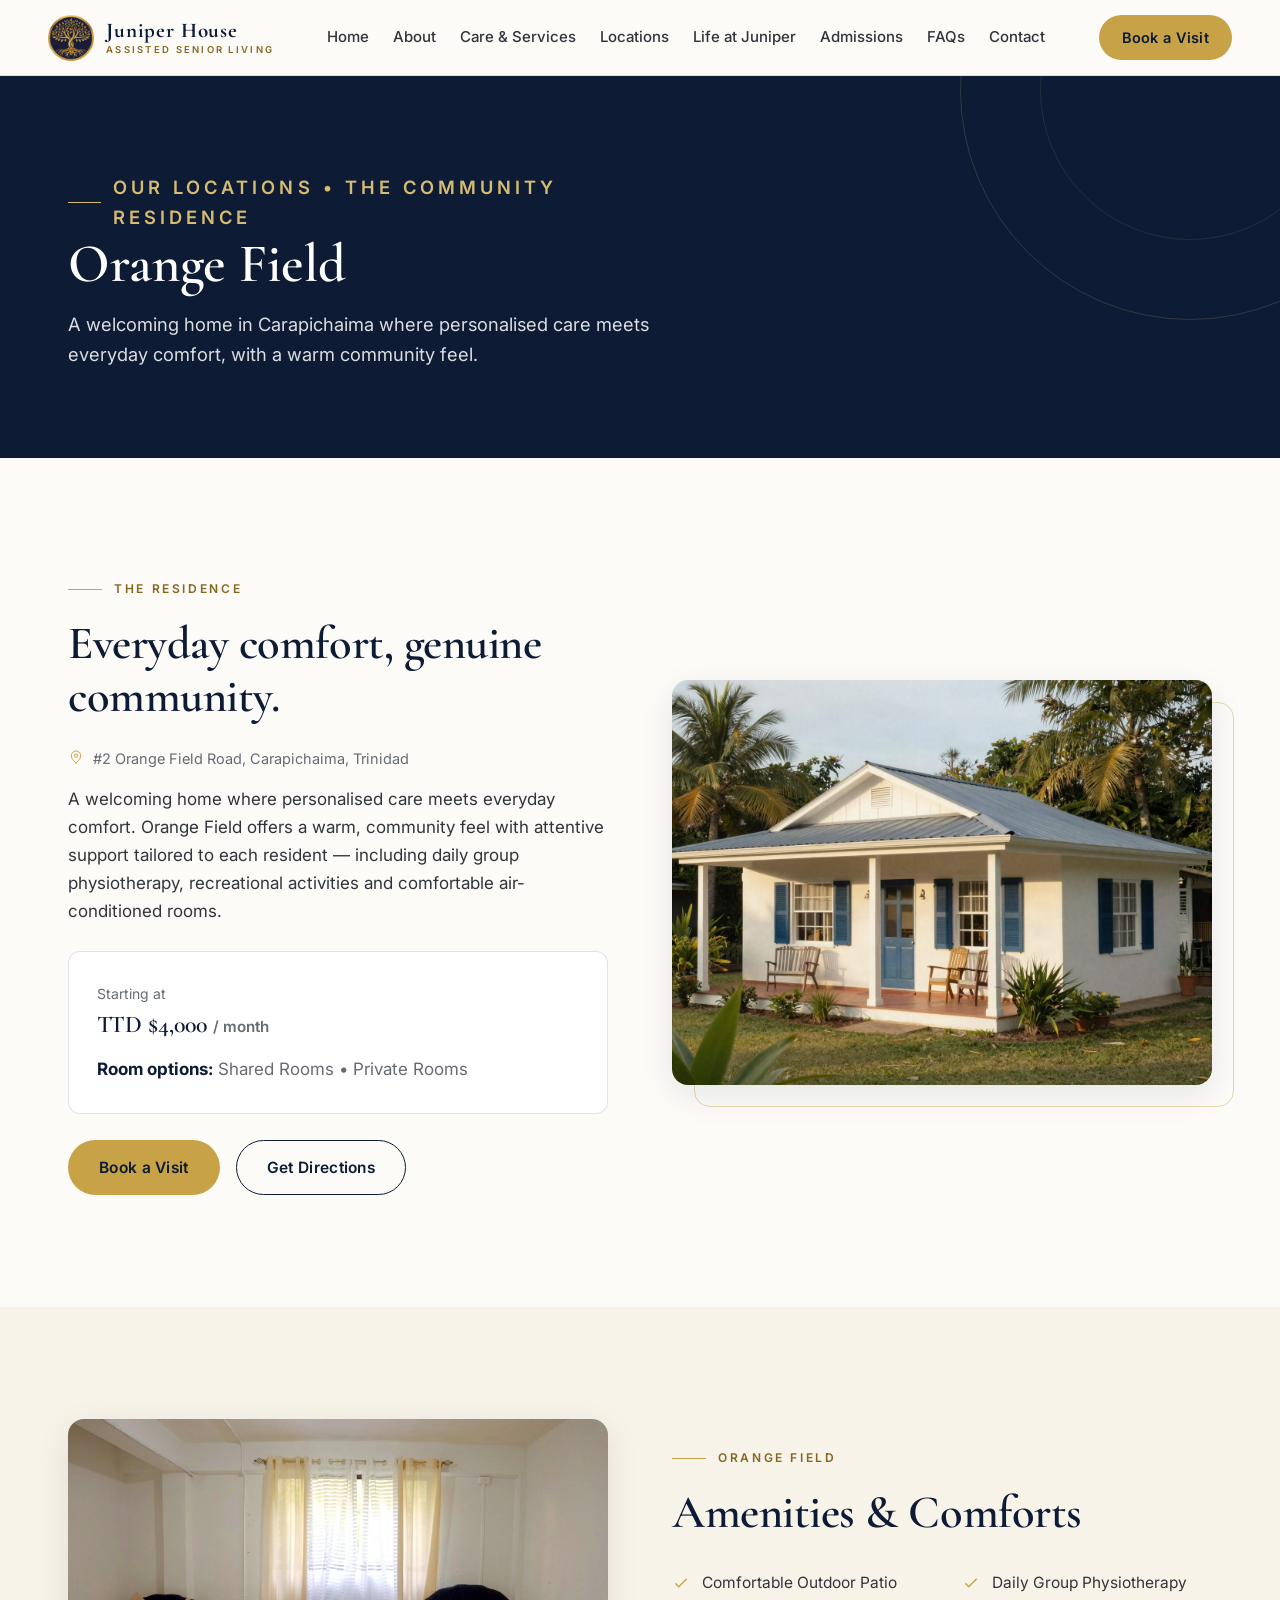
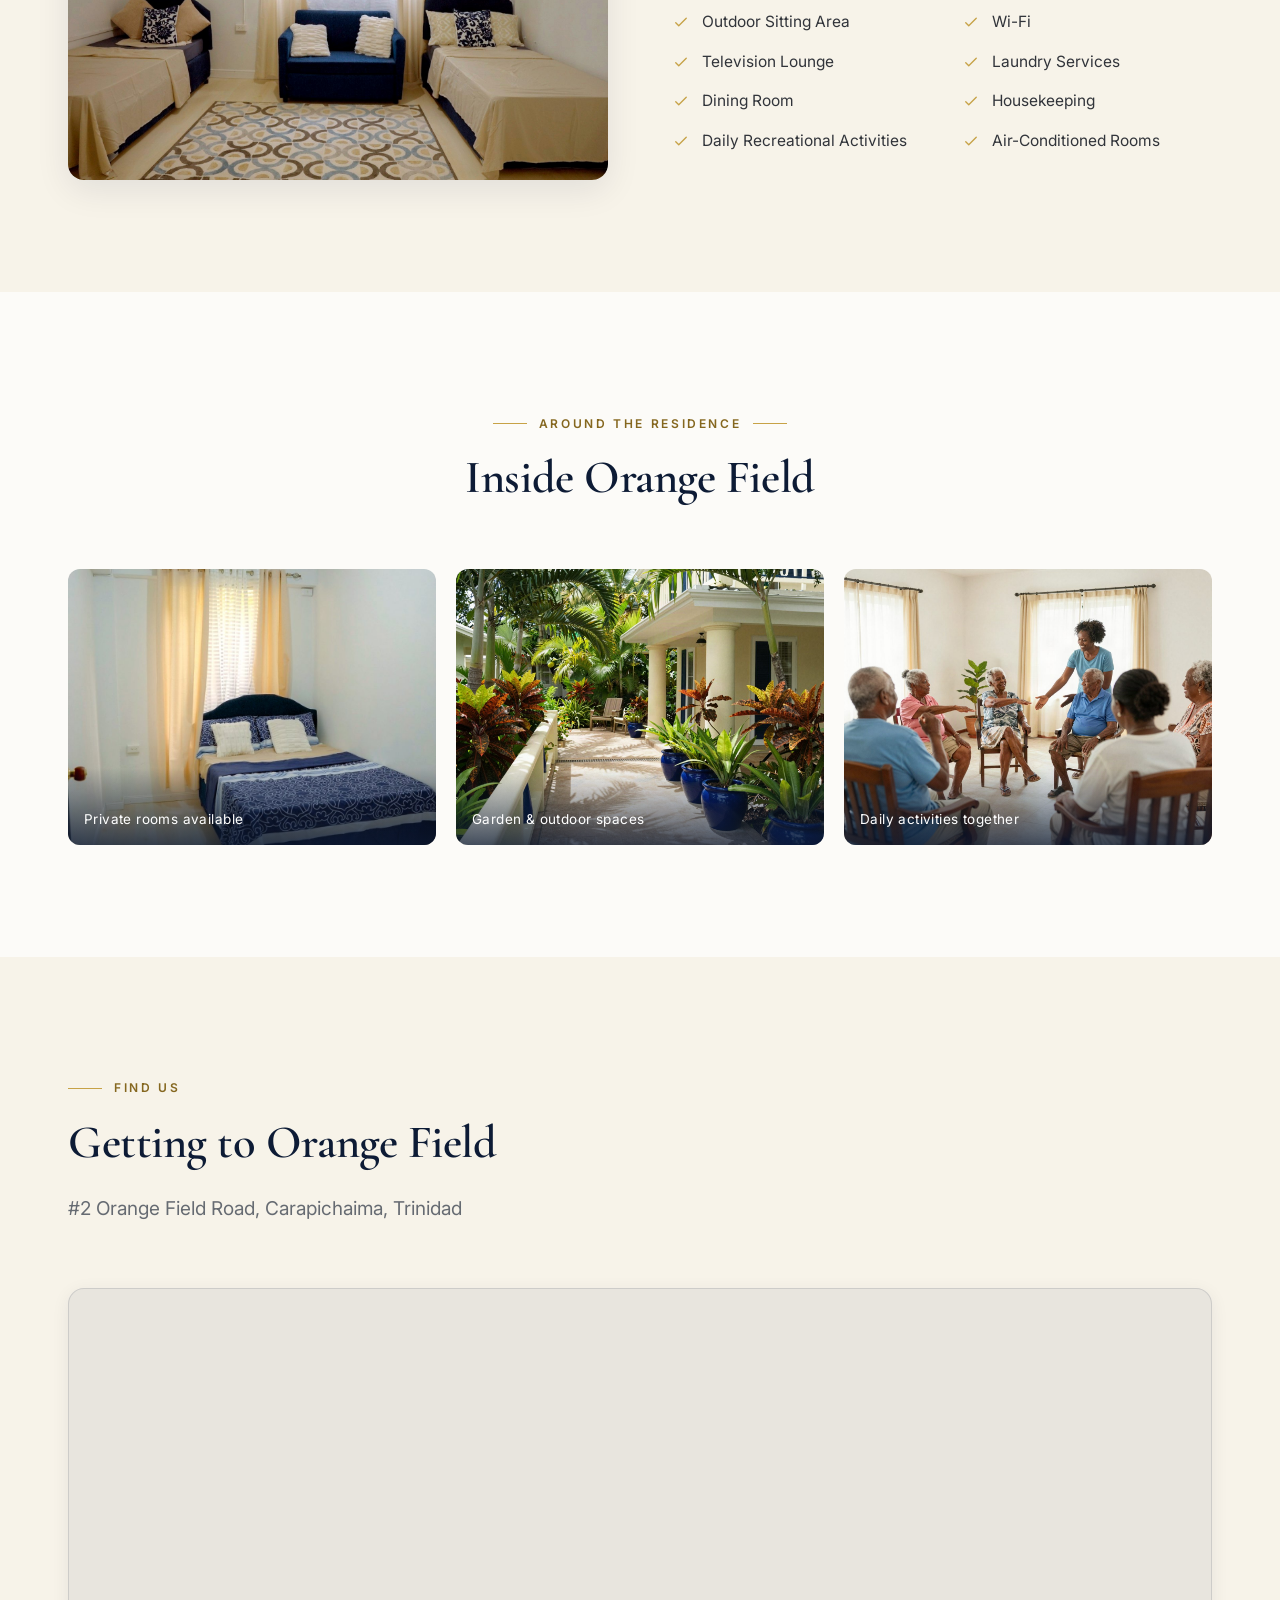
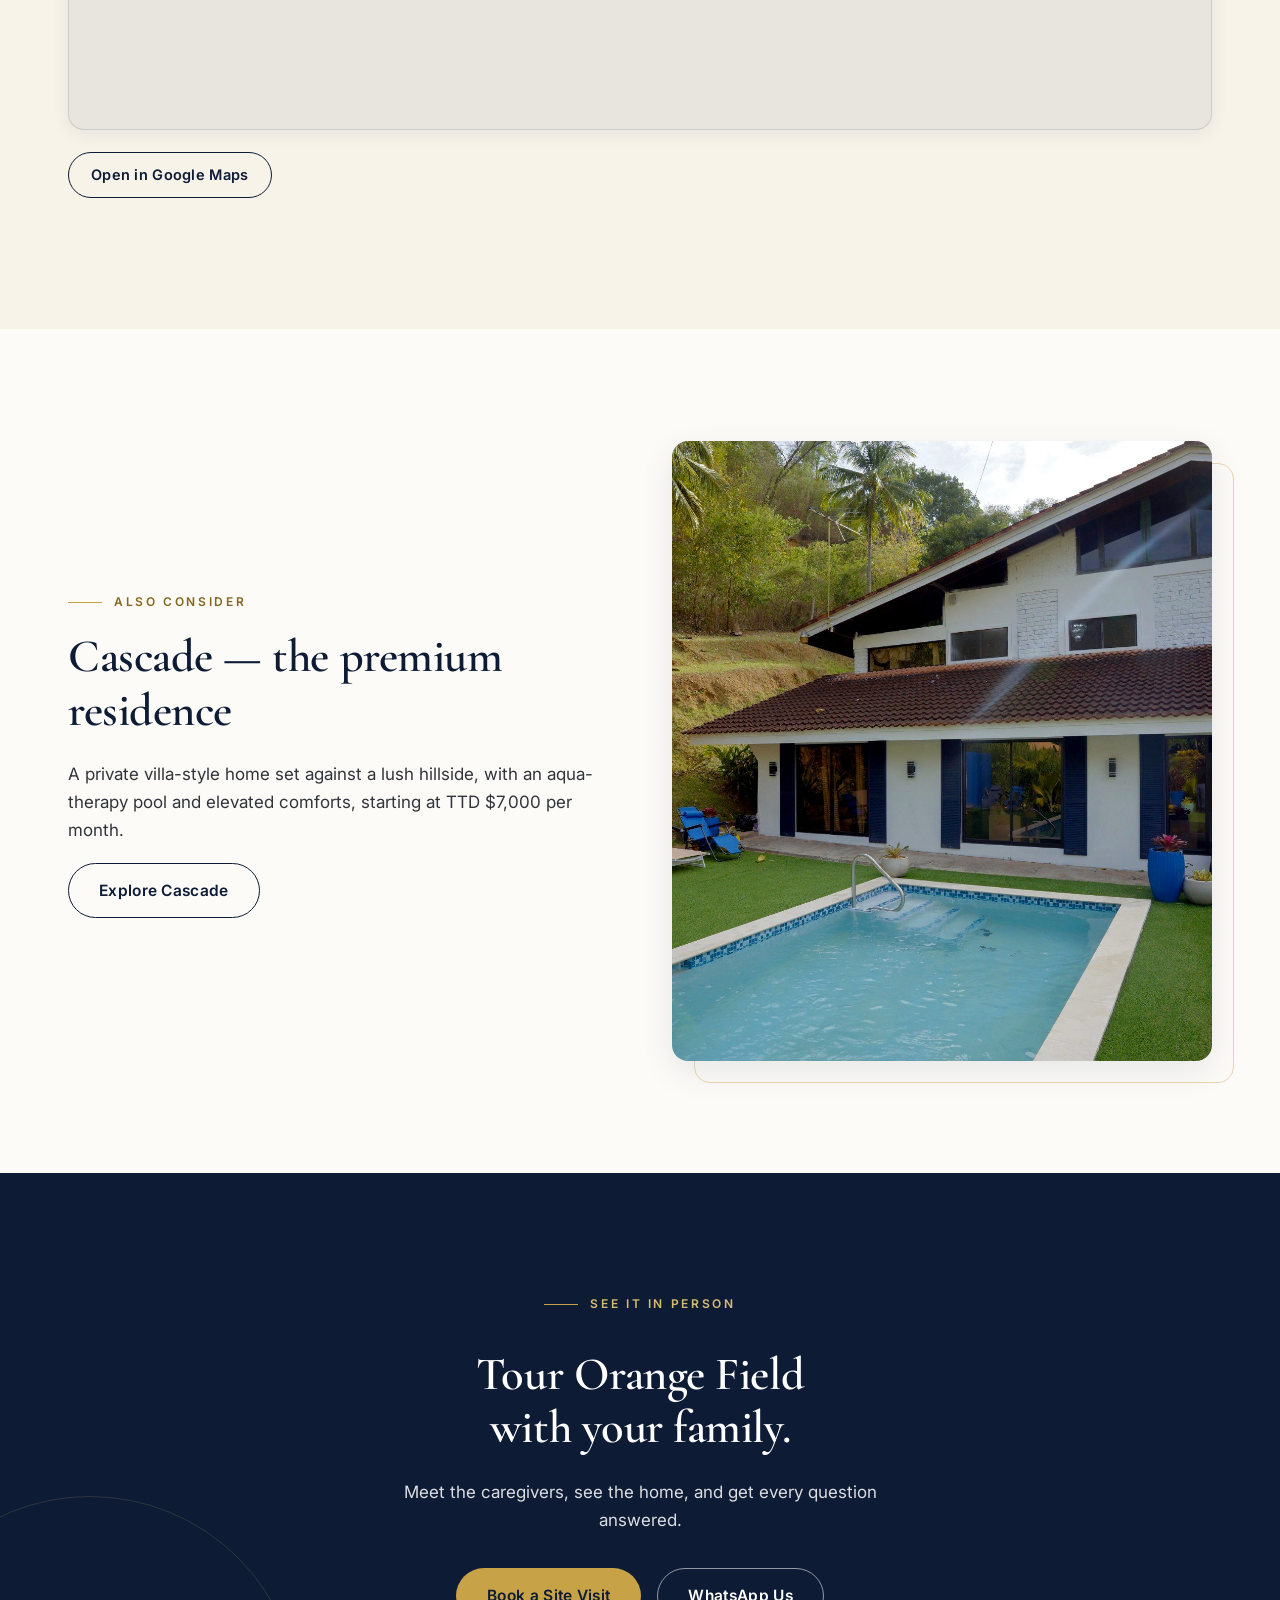
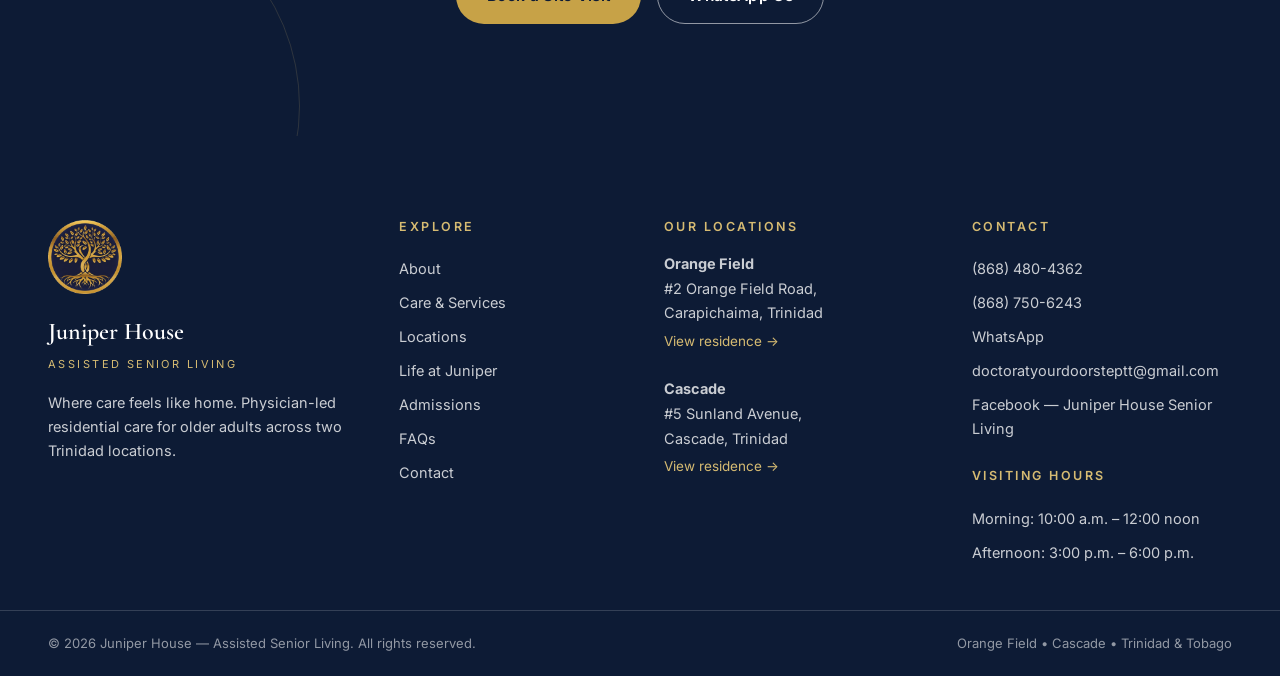
<file: orange-field.html>
<!DOCTYPE html>
<html lang="en">
<head>
  <meta charset="UTF-8">
  <meta name="viewport" content="width=device-width, initial-scale=1.0">
  <title>Orange Field Residence | Juniper House — Assisted Senior Living, Trinidad</title>
  <meta name="description" content="Orange Field is Juniper House's community residence at #2 Orange Field Road, Carapichaima, Trinidad — warm, personalised care from TTD $4,000/month.">
  <link rel="icon" type="image/png" href="assets/img/emblem.png">
  <link rel="preconnect" href="https://fonts.googleapis.com">
  <link rel="preconnect" href="https://fonts.gstatic.com" crossorigin>
  <link href="https://fonts.googleapis.com/css2?family=Cormorant+Garamond:wght@500;600;700&family=Inter:wght@400;500;600&display=swap" rel="stylesheet">
  <link rel="stylesheet" href="assets/css/main.css">
</head>
<body>
<a class="skip-link" href="#main">Skip to main content</a>

<header class="site-header">
  <div class="header-inner">
    <a class="brand" href="index.html" aria-label="Juniper House — home">
      <img src="assets/img/emblem.png" alt="" width="46" height="46">
      <span class="brand-text"><strong>Juniper House</strong><small>Assisted Senior Living</small></span>
    </a>
    <nav class="main-nav" aria-label="Primary">
      <a href="index.html">Home</a>
      <a href="about.html">About</a>
      <a href="care.html">Care &amp; Services</a>
      <a href="locations.html">Locations</a>
      <a href="life.html">Life at Juniper</a>
      <a href="admissions.html">Admissions</a>
      <a href="faq.html">FAQs</a>
      <a href="contact.html">Contact</a>
    </nav>
    <div class="header-actions">
      <a class="btn btn-gold btn-sm btn-book" href="contact.html#book">Book a Visit</a>
      <button class="nav-toggle" aria-expanded="false" aria-label="Open menu">
        <span></span><span></span><span></span>
      </button>
    </div>
  </div>
</header>

<div class="mobile-menu">
  <nav aria-label="Mobile">
    <a href="index.html">Home</a>
    <a href="about.html">About</a>
    <a href="care.html">Care &amp; Services</a>
    <a href="locations.html">Locations</a>
    <a href="life.html">Life at Juniper</a>
    <a href="admissions.html">Admissions</a>
    <a href="faq.html">FAQs</a>
    <a href="contact.html">Contact</a>
  </nav>
  <div class="menu-contact">
    <a class="btn btn-gold" href="contact.html#book">Book a Visit</a>
    <a class="link" href="tel:+18684804362">
      <svg width="20" height="20" viewBox="0 0 24 24" fill="none" stroke="currentColor" stroke-width="1.5" stroke-linecap="round" stroke-linejoin="round" aria-hidden="true"><path d="M5 4h4l2 5-2.5 1.5a12 12 0 0 0 5 5L15 13l5 2v4a2 2 0 0 1-2 2A16 16 0 0 1 3 6a2 2 0 0 1 2-2z"/></svg>
      (868) 480-4362
    </a>
    <a class="link" href="https://wa.me/18684804362" target="_blank" rel="noopener">
      <svg width="20" height="20" viewBox="0 0 24 24" fill="none" stroke="currentColor" stroke-width="1.5" stroke-linecap="round" stroke-linejoin="round" aria-hidden="true"><path d="M12 3a9 9 0 0 0-7.8 13.4L3 21l4.7-1.2A9 9 0 1 0 12 3z"/><path d="M9 8.5c0 4 2.5 6.5 6.5 6.5l1-2-2.5-1-1 1a5.5 5.5 0 0 1-2-2l1-1-1-2.5z"/></svg>
      WhatsApp us
    </a>
  </div>
</div>

<main id="main">

  <section class="page-hero">
    <div class="container">
      <p class="eyebrow">Our Locations &bull; The Community Residence</p>
      <h1>Orange Field</h1>
      <p>A welcoming home in Carapichaima where personalised care meets everyday comfort, with a warm community feel.</p>
    </div>
  </section>

  <!-- Overview -->
  <section class="section">
    <div class="container">
      <div class="split">
        <div class="reveal">
          <p class="eyebrow">The Residence</p>
          <h2>Everyday comfort, genuine community.</h2>
          <p class="loc-address"><svg width="16" height="16" viewBox="0 0 24 24" fill="none" stroke="currentColor" stroke-width="1.5" stroke-linecap="round" stroke-linejoin="round" aria-hidden="true"><path d="M12 21s-7-5.5-7-11a7 7 0 1 1 14 0c0 5.5-7 11-7 11z"/><circle cx="12" cy="10" r="2.5"/></svg>#2 Orange Field Road, Carapichaima, Trinidad</p>
          <p style="margin-top:14px">A welcoming home where personalised care meets everyday comfort. Orange Field offers a warm, community feel with attentive support tailored to each resident — including daily group physiotherapy, recreational activities and comfortable air-conditioned rooms.</p>
          <div class="card" style="margin-top:26px">
            <p class="loc-price" style="margin-bottom:10px">Starting at <strong>TTD $4,000 <span class="unit">/ month</span></strong></p>
            <p style="margin:0;color:var(--ink-2)"><strong style="color:var(--navy)">Room options:</strong> Shared Rooms &bull; Private Rooms</p>
          </div>
          <div class="hero-ctas" style="margin:26px 0 0">
            <a class="btn btn-gold" href="contact.html#book">Book a Visit</a>
            <a class="btn btn-outline-navy" href="https://www.google.com/maps/search/?api=1&amp;query=%232%20Orange%20Field%20Road%2C%20Carapichaima%2C%20Trinidad" target="_blank" rel="noopener">Get Directions</a>
          </div>
        </div>
        <div class="split-media reveal">
          <!-- PLACEHOLDER IMAGE (AI-generated) — replace with a real Orange Field exterior photo. See docs/photography-shot-list.md -->
          <img src="assets/img/placeholder-orange-field-exterior.jpg" alt="Illustrative image of a welcoming single-storey Caribbean home with a covered veranda and tropical garden" loading="lazy">
        </div>
      </div>
    </div>
  </section>

  <!-- Amenities -->
  <section class="section section--cream">
    <div class="container">
      <div class="split">
        <div class="split-media reveal">
          <img src="assets/img/room-shared.jpg" alt="A softly furnished shared room with twin beds and a navy loveseat" loading="lazy">
        </div>
        <div class="reveal">
          <p class="eyebrow">Orange Field</p>
          <h2>Amenities &amp; Comforts</h2>
          <ul class="checklist amenities" style="margin-top:14px">
            <li><svg width="18" height="18" viewBox="0 0 24 24" fill="none" stroke="currentColor" stroke-width="1.8" stroke-linecap="round" stroke-linejoin="round" aria-hidden="true"><path d="M5 13l4 4L19 7"/></svg>Comfortable Outdoor Patio</li>
            <li><svg width="18" height="18" viewBox="0 0 24 24" fill="none" stroke="currentColor" stroke-width="1.8" stroke-linecap="round" stroke-linejoin="round" aria-hidden="true"><path d="M5 13l4 4L19 7"/></svg>Outdoor Sitting Area</li>
            <li><svg width="18" height="18" viewBox="0 0 24 24" fill="none" stroke="currentColor" stroke-width="1.8" stroke-linecap="round" stroke-linejoin="round" aria-hidden="true"><path d="M5 13l4 4L19 7"/></svg>Television Lounge</li>
            <li><svg width="18" height="18" viewBox="0 0 24 24" fill="none" stroke="currentColor" stroke-width="1.8" stroke-linecap="round" stroke-linejoin="round" aria-hidden="true"><path d="M5 13l4 4L19 7"/></svg>Dining Room</li>
            <li><svg width="18" height="18" viewBox="0 0 24 24" fill="none" stroke="currentColor" stroke-width="1.8" stroke-linecap="round" stroke-linejoin="round" aria-hidden="true"><path d="M5 13l4 4L19 7"/></svg>Daily Recreational Activities</li>
            <li><svg width="18" height="18" viewBox="0 0 24 24" fill="none" stroke="currentColor" stroke-width="1.8" stroke-linecap="round" stroke-linejoin="round" aria-hidden="true"><path d="M5 13l4 4L19 7"/></svg>Daily Group Physiotherapy</li>
            <li><svg width="18" height="18" viewBox="0 0 24 24" fill="none" stroke="currentColor" stroke-width="1.8" stroke-linecap="round" stroke-linejoin="round" aria-hidden="true"><path d="M5 13l4 4L19 7"/></svg>Wi-Fi</li>
            <li><svg width="18" height="18" viewBox="0 0 24 24" fill="none" stroke="currentColor" stroke-width="1.8" stroke-linecap="round" stroke-linejoin="round" aria-hidden="true"><path d="M5 13l4 4L19 7"/></svg>Laundry Services</li>
            <li><svg width="18" height="18" viewBox="0 0 24 24" fill="none" stroke="currentColor" stroke-width="1.8" stroke-linecap="round" stroke-linejoin="round" aria-hidden="true"><path d="M5 13l4 4L19 7"/></svg>Housekeeping</li>
            <li><svg width="18" height="18" viewBox="0 0 24 24" fill="none" stroke="currentColor" stroke-width="1.8" stroke-linecap="round" stroke-linejoin="round" aria-hidden="true"><path d="M5 13l4 4L19 7"/></svg>Air-Conditioned Rooms</li>
          </ul>
        </div>
      </div>
    </div>
  </section>

  <!-- Gallery -->
  <section class="section">
    <div class="container">
      <div class="section-head center reveal">
        <p class="eyebrow">Around the Residence</p>
        <h2>Inside Orange Field</h2>
      </div>
      <div class="gallery reveal-stagger">
        <figure><img src="assets/img/room-private.jpg" alt="A private room with a double bed and soft cream curtains" loading="lazy"><figcaption>Private rooms available</figcaption></figure>
        <!-- PLACEHOLDER IMAGE (AI-generated) — replace with real garden walkway photo -->
        <figure><img src="assets/img/placeholder-garden-walkway.jpg" alt="Illustrative image of a tropical garden walkway with potted plants" loading="lazy"><figcaption>Garden &amp; outdoor spaces</figcaption></figure>
        <!-- PLACEHOLDER IMAGE (AI-generated) — replace with real group activity photo -->
        <figure><img src="assets/img/placeholder-activity.jpg" alt="Illustrative image of residents enjoying gentle seated group exercise" loading="lazy"><figcaption>Daily activities together</figcaption></figure>
      </div>
    </div>
  </section>

  <!-- Map -->
  <section class="section section--cream">
    <div class="container">
      <div class="section-head reveal">
        <p class="eyebrow">Find Us</p>
        <h2>Getting to Orange Field</h2>
        <p class="lead">#2 Orange Field Road, Carapichaima, Trinidad</p>
      </div>
      <div class="map-embed reveal">
        <iframe src="https://www.google.com/maps?q=2%20Orange%20Field%20Road%2C%20Carapichaima%2C%20Trinidad%20and%20Tobago&amp;output=embed" title="Map showing the Juniper House Orange Field residence at #2 Orange Field Road, Carapichaima, Trinidad" loading="lazy" referrerpolicy="no-referrer-when-downgrade" allowfullscreen></iframe>
      </div>
      <p style="margin-top:22px"><a class="btn btn-outline-navy btn-sm" href="https://www.google.com/maps/search/?api=1&amp;query=%232%20Orange%20Field%20Road%2C%20Carapichaima%2C%20Trinidad" target="_blank" rel="noopener">Open in Google Maps</a></p>
    </div>
  </section>

  <!-- Other residence -->
  <section class="section">
    <div class="container">
      <div class="split">
        <div class="reveal">
          <p class="eyebrow">Also Consider</p>
          <h2>Cascade — the premium residence</h2>
          <p>A private villa-style home set against a lush hillside, with an aqua-therapy pool and elevated comforts, starting at TTD $7,000 per month.</p>
          <a class="btn btn-outline-navy" href="cascade.html">Explore Cascade</a>
        </div>
        <div class="split-media reveal">
          <img src="assets/img/cascade-villa.jpg" alt="The Cascade residence villa with private pool" loading="lazy">
        </div>
      </div>
    </div>
  </section>

  <!-- CTA -->
  <section class="section section--navy cta-band">
    <div class="container">
      <div class="reveal">
        <p class="eyebrow">See It in Person</p>
        <h2>Tour Orange Field with your family.</h2>
        <p>Meet the caregivers, see the home, and get every question answered.</p>
        <div class="hero-ctas">
          <a class="btn btn-gold" href="contact.html#book">Book a Site Visit</a>
          <a class="btn btn-outline-light" href="https://wa.me/18684804362" target="_blank" rel="noopener">WhatsApp Us</a>
        </div>
      </div>
    </div>
  </section>

</main>

<footer class="site-footer">
  <div class="footer-main">
    <div class="footer-brand">
      <img src="assets/img/emblem.png" alt="" loading="lazy">
      <span class="fb-name">Juniper House</span>
      <span class="fb-tag">Assisted Senior Living</span>
      <p>Where care feels like home. Physician-led residential care for older adults across two Trinidad locations.</p>
    </div>
    <div>
      <h3>Explore</h3>
      <ul>
        <li><a href="about.html">About</a></li>
        <li><a href="care.html">Care &amp; Services</a></li>
        <li><a href="locations.html">Locations</a></li>
        <li><a href="life.html">Life at Juniper</a></li>
        <li><a href="admissions.html">Admissions</a></li>
        <li><a href="faq.html">FAQs</a></li>
        <li><a href="contact.html">Contact</a></li>
      </ul>
    </div>
    <div>
      <h3>Our Locations</h3>
      <address>
        <strong>Orange Field</strong><br>
        #2 Orange Field Road,<br>Carapichaima, Trinidad<br>
        <a class="maplink" href="orange-field.html">View residence →</a>
      </address>
      <br>
      <address>
        <strong>Cascade</strong><br>
        #5 Sunland Avenue,<br>Cascade, Trinidad<br>
        <a class="maplink" href="cascade.html">View residence →</a>
      </address>
    </div>
    <div>
      <h3>Contact</h3>
      <ul>
        <li><a href="tel:+18684804362">(868) 480-4362</a></li>
        <li><a href="tel:+18687506243">(868) 750-6243</a></li>
        <li><a href="https://wa.me/18684804362" target="_blank" rel="noopener">WhatsApp</a></li>
        <li><a href="mailto:doctoratyourdoorsteptt@gmail.com">doctoratyourdoorsteptt@gmail.com</a></li>
        <li><a href="https://www.facebook.com/search/top?q=Juniper%20House%20Senior%20Living" target="_blank" rel="noopener">Facebook — Juniper House Senior Living</a></li>
      </ul>
      <br>
      <h3>Visiting Hours</h3>
      <ul>
        <li>Morning: 10:00 a.m. – 12:00 noon</li>
        <li>Afternoon: 3:00 p.m. – 6:00 p.m.</li>
      </ul>
    </div>
  </div>
  <div class="footer-bottom">
    <div class="container">
      <span>© <span id="year">2026</span> Juniper House — Assisted Senior Living. All rights reserved.</span>
      <span>Orange Field &bull; Cascade &bull; Trinidad &amp; Tobago</span>
    </div>
  </div>
</footer>

<script src="assets/js/main.js"></script>
</body>
</html>
</file>
<file: assets/css/main.css>
/* ==========================================================================
   JUNIPER HOUSE — Assisted Senior Living
   Design system & components
   ========================================================================== */

:root {
  /* Brand palette */
  --navy: #0D1B35;
  --navy-2: #101F3D;
  --gold: #C7A247;
  --gold-soft: #D6BB72;
  --gold-text: #85671F; /* accessible gold for small text on light backgrounds (≥4.5:1) */
  --cream: #F7F3E9;
  --off-white: #FCFBF8;
  --warm-gray: #E8E5DE;
  --ink: #31343A;
  --ink-2: #666B72;
  --botanical: #5C6A50;
  --white: #FFFFFF;

  /* Derived */
  --gold-tint: rgba(199, 162, 71, 0.12);
  --navy-tint: rgba(13, 27, 53, 0.06);
  --hairline: rgba(13, 27, 53, 0.12);
  --hairline-light: rgba(255, 255, 255, 0.16);

  /* Type */
  --font-serif: "Cormorant Garamond", Georgia, "Times New Roman", serif;
  --font-sans: "Inter", -apple-system, "Segoe UI", Roboto, Arial, sans-serif;

  /* Rhythm */
  --section-y: 72px;
  --container: 1240px;
  --container-wide: 1280px;
  --prose: 720px;
  --pad-x: 20px;
  --radius: 12px;
  --radius-lg: 16px;
  --shadow-soft: 0 10px 34px rgba(13, 27, 53, 0.09);
  --shadow-card: 0 4px 18px rgba(13, 27, 53, 0.07);
  --ease: cubic-bezier(0.22, 0.61, 0.36, 1);
  --header-h: 76px;
}

@media (min-width: 640px)  { :root { --section-y: 88px;  --pad-x: 32px; } }
@media (min-width: 1024px) { :root { --section-y: 112px; --pad-x: 48px; } }

/* ---------- Reset ---------- */
*, *::before, *::after { box-sizing: border-box; }
html { scroll-behavior: smooth; -webkit-text-size-adjust: 100%; }
body {
  margin: 0;
  font-family: var(--font-sans);
  font-size: 16px;
  line-height: 1.65;
  color: var(--ink);
  background: var(--off-white);
  -webkit-font-smoothing: antialiased;
}
@media (min-width: 1024px) { body { font-size: 17px; } }
img { max-width: 100%; display: block; }
a { color: inherit; }
h1, h2, h3, h4 { margin: 0 0 0.5em; font-family: var(--font-serif); font-weight: 600; line-height: 1.15; color: var(--navy); }
p { margin: 0 0 1.1em; }
ul { margin: 0; padding: 0; list-style: none; }
button { font-family: inherit; cursor: pointer; }
:focus-visible { outline: 3px solid var(--gold); outline-offset: 3px; border-radius: 2px; }
::selection { background: var(--gold-soft); color: var(--navy); }

.skip-link {
  position: absolute; left: -9999px; top: 0; z-index: 200;
  background: var(--navy); color: #fff; padding: 12px 20px; border-radius: 0 0 8px 0;
}
.skip-link:focus { left: 0; }

/* ---------- Layout helpers ---------- */
.container { max-width: var(--container); margin: 0 auto; padding-inline: var(--pad-x); }
.section { padding-block: var(--section-y); }
.section--cream { background: var(--cream); }
.section--navy { background: var(--navy); }
.section--navy h2, .section--navy h3 { color: var(--white); }
.section--navy p { color: rgba(255, 255, 255, 0.85); }
.prose { max-width: var(--prose); }

/* Eyebrow + headings */
.eyebrow {
  display: inline-flex; align-items: center; gap: 12px;
  font-size: 12px; font-weight: 600; letter-spacing: 0.22em; text-transform: uppercase;
  color: var(--gold-text); margin-bottom: 18px;
}
.eyebrow::before { content: ""; width: 34px; height: 1px; background: var(--gold); }
.section--navy .eyebrow { color: var(--gold-soft); }
h1 { font-size: clamp(2.4rem, 6vw, 4.2rem); }
h2 { font-size: clamp(1.9rem, 4vw, 2.9rem); letter-spacing: -0.01em; }
h3 { font-size: clamp(1.35rem, 2.4vw, 1.7rem); }
.section-head { max-width: 780px; margin-bottom: clamp(40px, 6vw, 64px); }
.section-head.center { margin-inline: auto; text-align: center; }
.section-head.center .eyebrow::after { content: ""; width: 34px; height: 1px; background: var(--gold); }
.lead { font-size: 1.12em; color: var(--ink-2); }

/* ---------- Buttons ---------- */
.btn {
  display: inline-flex; align-items: center; justify-content: center; gap: 10px;
  min-height: 52px; padding: 14px 30px; border-radius: 999px;
  font-family: var(--font-sans); font-size: 15.5px; font-weight: 600; letter-spacing: 0.02em;
  text-decoration: none; border: 1.5px solid transparent;
  transition: transform 0.25s var(--ease), box-shadow 0.25s var(--ease), background 0.25s, color 0.25s, border-color 0.25s;
}
.btn:hover { transform: translateY(-2px); }
.btn:active { transform: translateY(0); }
.btn-gold { background: var(--gold); color: var(--navy); }
.btn-gold:hover { background: var(--gold-soft); box-shadow: 0 8px 22px rgba(199, 162, 71, 0.35); }
.btn-outline-light { border-color: rgba(255, 255, 255, 0.55); color: var(--white); background: transparent; }
.btn-outline-light:hover { border-color: var(--gold-soft); color: var(--gold-soft); }
.btn-outline-navy { border-color: var(--navy); color: var(--navy); background: transparent; }
.btn-outline-navy:hover { background: var(--navy); color: var(--white); }
.btn-sm { min-height: 44px; padding: 10px 22px; font-size: 14.5px; }

/* WhatsApp green accent kept subtle */
.btn-whatsapp { background: #0E7A3D; color: #fff; }
.btn-whatsapp:hover { background: #0C6A35; box-shadow: 0 8px 22px rgba(14, 122, 61, 0.3); }

/* ---------- Header ---------- */
.site-header {
  position: fixed; inset: 0 0 auto 0; z-index: 100;
  height: var(--header-h);
  background: var(--off-white);
  border-bottom: 1px solid var(--hairline);
  transition: background 0.35s var(--ease), border-color 0.35s, box-shadow 0.35s;
}
.site-header .header-inner {
  max-width: var(--container-wide); margin: 0 auto; padding-inline: var(--pad-x);
  height: 100%; display: flex; align-items: center; justify-content: space-between; gap: 24px;
}
.brand { display: flex; align-items: center; gap: 12px; text-decoration: none; min-width: 0; }
.brand img { width: 46px; height: 46px; flex: none; }
.brand-text { display: flex; flex-direction: column; line-height: 1.15; }
.brand-text strong {
  font-family: var(--font-serif); font-size: 21px; font-weight: 700;
  letter-spacing: 0.04em; color: var(--navy); white-space: nowrap;
}
.brand-text small {
  font-size: 9.5px; font-weight: 600; letter-spacing: 0.24em; text-transform: uppercase;
  color: var(--gold-text); margin-top: 2px; white-space: nowrap;
}
.main-nav { display: none; }
.header-actions { display: flex; align-items: center; gap: 14px; }
.header-actions .btn-book { flex: none; }

@media (min-width: 1200px) {
  .main-nav { display: flex; gap: 2px; }
  .main-nav a {
    padding: 10px 11px; border-radius: 8px; text-decoration: none;
    font-size: 15px; font-weight: 500; color: var(--ink); white-space: nowrap;
    transition: color 0.2s;
    position: relative;
  }
  .main-nav a::after {
    content: ""; position: absolute; left: 11px; right: 11px; bottom: 4px;
    height: 1.5px; background: var(--gold); transform: scaleX(0); transform-origin: left;
    transition: transform 0.25s var(--ease);
  }
  .main-nav a:hover { color: var(--navy); }
  .main-nav a:hover::after, .main-nav a[aria-current="page"]::after { transform: scaleX(1); }
  .main-nav a[aria-current="page"] { color: var(--navy); font-weight: 600; }
}

/* Transparent-over-hero variant (homepage, until scrolled) */
.site-header.overlay:not(.scrolled) {
  background: transparent; border-bottom-color: var(--hairline-light);
}
.site-header.overlay:not(.scrolled) .brand-text strong { color: #fff; }
.site-header.overlay:not(.scrolled) .brand-text small { color: var(--gold-soft); }
.site-header.overlay:not(.scrolled) .main-nav a { color: rgba(255, 255, 255, 0.88); }
.site-header.overlay:not(.scrolled) .main-nav a:hover,
.site-header.overlay:not(.scrolled) .main-nav a[aria-current="page"] { color: #fff; }
.site-header.overlay:not(.scrolled) .nav-toggle span { background: #fff; }
.site-header.scrolled { box-shadow: 0 4px 22px rgba(13, 27, 53, 0.08); }

/* Hamburger */
.nav-toggle {
  display: inline-flex; flex-direction: column; justify-content: center; gap: 5px;
  width: 48px; height: 48px; padding: 12px;
  background: none; border: 0; border-radius: 10px;
}
.nav-toggle span {
  display: block; height: 2px; width: 100%; background: var(--navy); border-radius: 2px;
  transition: transform 0.3s var(--ease), opacity 0.2s;
}
.nav-toggle[aria-expanded="true"] span:nth-child(1) { transform: translateY(7px) rotate(45deg); }
.nav-toggle[aria-expanded="true"] span:nth-child(2) { opacity: 0; }
.nav-toggle[aria-expanded="true"] span:nth-child(3) { transform: translateY(-7px) rotate(-45deg); }
@media (min-width: 1200px) { .nav-toggle { display: none; } }
@media (max-width: 480px) { .header-actions .btn-book { display: none; } }

/* Mobile drawer */
.mobile-menu {
  position: fixed; inset: 0; z-index: 99; background: var(--navy);
  padding: calc(var(--header-h) + 24px) var(--pad-x) 40px;
  display: flex; flex-direction: column;
  opacity: 0; visibility: hidden; transition: opacity 0.35s var(--ease), visibility 0.35s;
  overflow-y: auto;
}
.mobile-menu.open { opacity: 1; visibility: visible; }
body.menu-open { overflow: hidden; }
body.menu-open .site-header { background: var(--navy); border-bottom-color: var(--hairline-light); }
body.menu-open .brand-text strong { color: #fff; }
body.menu-open .brand-text small { color: var(--gold-soft); }
body.menu-open .nav-toggle span { background: #fff; }
.mobile-menu nav { display: flex; flex-direction: column; }
.mobile-menu nav a {
  font-family: var(--font-serif); font-size: 28px; font-weight: 600; color: #fff;
  text-decoration: none; padding: 13px 4px;
  border-bottom: 1px solid var(--hairline-light);
  display: flex; justify-content: space-between; align-items: center;
  transition: color 0.2s, padding-left 0.25s var(--ease);
}
.mobile-menu nav a:hover, .mobile-menu nav a[aria-current="page"] { color: var(--gold-soft); }
.mobile-menu nav a[aria-current="page"]::after { content: "•"; color: var(--gold); font-size: 20px; }
.mobile-menu .menu-contact { margin-top: auto; padding-top: 34px; display: flex; flex-direction: column; gap: 14px; }
.mobile-menu .menu-contact a.link { color: rgba(255,255,255,0.85); text-decoration: none; font-size: 16px; display: flex; gap: 12px; align-items: center; }
.mobile-menu .menu-contact a.link:hover { color: var(--gold-soft); }
.mobile-menu .menu-contact svg { flex: none; }

/* ---------- Hero (homepage) ---------- */
.hero {
  position: relative; min-height: 82vh;
  display: flex; align-items: center;
  color: #fff; overflow: hidden;
  background: var(--navy);
}
@media (min-width: 1024px) { .hero { min-height: 92vh; } }
.hero-bg {
  position: absolute; inset: 0;
  background-size: cover; background-position: center 65%;
  animation: heroScale 2.4s var(--ease) both;
}
@keyframes heroScale { from { transform: scale(1.06); } to { transform: scale(1); } }
.hero::after {
  content: ""; position: absolute; inset: 0;
  background: linear-gradient(180deg, rgba(13,27,53,0.62) 0%, rgba(13,27,53,0.45) 45%, rgba(13,27,53,0.78) 100%);
}
.hero .container { position: relative; z-index: 2; width: 100%; padding-top: calc(var(--header-h) + 24px); padding-bottom: 56px; }
.hero-eyebrow {
  display: inline-flex; align-items: center; gap: 12px;
  font-size: 12px; font-weight: 600; letter-spacing: 0.26em; text-transform: uppercase;
  color: var(--gold-soft); margin-bottom: 22px;
}
.hero-eyebrow::before, .hero-eyebrow::after { content: ""; width: 30px; height: 1px; background: var(--gold-soft); }
.hero h1 { color: #fff; max-width: 13ch; margin-bottom: 22px; }
.hero .hero-sub { max-width: 560px; font-size: clamp(1.02rem, 1.4vw, 1.18rem); color: rgba(255,255,255,0.88); margin-bottom: 34px; }
.hero-ctas { display: flex; flex-wrap: wrap; gap: 16px; margin-bottom: clamp(40px, 7vh, 72px); }
.trust-strip {
  display: flex; flex-wrap: wrap; gap: 10px 0;
  border-top: 1px solid var(--hairline-light); padding-top: 26px; max-width: 860px;
}
.trust-strip li {
  display: flex; align-items: center; gap: 10px;
  font-size: 13.5px; font-weight: 500; letter-spacing: 0.04em;
  color: rgba(255,255,255,0.92); padding-right: 28px;
}
.trust-strip li svg { color: var(--gold-soft); flex: none; }

/* Fade-up entrance for hero content */
.hero .fade-up { animation: fadeUp 0.9s var(--ease) both; }
.hero .fade-up:nth-child(2) { animation-delay: 0.12s; }
.hero .fade-up:nth-child(3) { animation-delay: 0.24s; }
.hero .fade-up:nth-child(4) { animation-delay: 0.36s; }
.hero .fade-up:nth-child(5) { animation-delay: 0.5s; }
@keyframes fadeUp { from { opacity: 0; transform: translateY(26px); } to { opacity: 1; transform: none; } }

/* ---------- Page hero (interior pages) ---------- */
.page-hero {
  background: var(--navy);
  color: #fff;
  padding: calc(var(--header-h) + clamp(48px, 9vw, 96px)) 0 clamp(48px, 8vw, 88px);
  position: relative; overflow: hidden;
}
.page-hero::before {
  content: ""; position: absolute; right: -140px; top: -140px; width: 460px; height: 460px;
  border: 1px solid rgba(214, 187, 114, 0.18); border-radius: 50%;
}
.page-hero::after {
  content: ""; position: absolute; right: -60px; top: -60px; width: 300px; height: 300px;
  border: 1px solid rgba(214, 187, 114, 0.12); border-radius: 50%;
}
.page-hero h1 { color: #fff; margin-bottom: 14px; font-size: clamp(2.2rem, 5vw, 3.4rem); }
.page-hero p { max-width: 620px; color: rgba(255,255,255,0.85); font-size: 1.08em; margin: 0; }
.page-hero .eyebrow { color: var(--gold-soft); }
.page-hero .eyebrow::before { background: var(--gold-soft); }

/* ---------- Two-column feature ---------- */
.split { display: grid; gap: clamp(36px, 5vw, 72px); align-items: center; }
@media (min-width: 900px) { .split { grid-template-columns: 1fr 1fr; } .split.split-40-60 { grid-template-columns: 4fr 5fr; } }
.split-media { position: relative; }
.split-media img { width: 100%; height: 100%; max-height: 620px; object-fit: cover; border-radius: var(--radius-lg); box-shadow: var(--shadow-soft); }
.split-media::before {
  content: ""; position: absolute; inset: 22px -22px -22px 22px;
  border: 1px solid var(--gold-soft); border-radius: var(--radius-lg); z-index: -1; opacity: 0.55;
}
@media (max-width: 899px) { .split-media::before { display: none; } }

/* Stats / mini features under intro */
.mini-features { display: grid; gap: 18px; margin-top: clamp(44px, 6vw, 64px); }
@media (min-width: 700px) { .mini-features { grid-template-columns: repeat(3, 1fr); gap: 28px; } }
.mini-feature { border-top: 2px solid var(--gold); padding-top: 18px; }
.mini-feature h3 { font-family: var(--font-sans); font-size: 16.5px; font-weight: 600; margin-bottom: 6px; }
.mini-feature p { font-size: 15px; color: var(--ink-2); margin: 0; }

/* ---------- Icon grid (Why families choose) ---------- */
.icon-grid { display: grid; gap: 14px; }
@media (min-width: 640px)  { .icon-grid { grid-template-columns: repeat(2, 1fr); gap: 18px; } }
@media (min-width: 1024px) { .icon-grid { grid-template-columns: repeat(5, 1fr); gap: 20px; } }
.icon-card {
  background: var(--white); border: 1px solid var(--hairline); border-radius: var(--radius);
  padding: 26px 22px; text-align: left;
  transition: transform 0.3s var(--ease), box-shadow 0.3s var(--ease), border-color 0.3s;
}
.icon-card:hover { transform: translateY(-4px); box-shadow: var(--shadow-card); border-color: var(--gold-soft); }
.icon-card .ic {
  width: 46px; height: 46px; border-radius: 50%;
  background: var(--gold-tint); color: var(--gold-text);
  display: flex; align-items: center; justify-content: center; margin-bottom: 16px;
}
.icon-card h3 { font-family: var(--font-sans); font-size: 15.5px; font-weight: 600; margin: 0 0 4px; }
.icon-card p { font-size: 14px; color: var(--ink-2); margin: 0; line-height: 1.5; }

/* ---------- Generic card grids ---------- */
.card-grid { display: grid; gap: 20px; }
@media (min-width: 640px)  { .card-grid.cols-2 { grid-template-columns: repeat(2, 1fr); } .card-grid.cols-3 { grid-template-columns: repeat(2, 1fr); } .card-grid.cols-4 { grid-template-columns: repeat(2, 1fr); } }
@media (min-width: 1024px) { .card-grid.cols-3 { grid-template-columns: repeat(3, 1fr); } .card-grid.cols-4 { grid-template-columns: repeat(4, 1fr); } }
.card {
  background: var(--white); border: 1px solid var(--hairline); border-radius: var(--radius);
  padding: 30px 28px;
}
.section--cream .card, .section--cream .icon-card { border-color: transparent; box-shadow: var(--shadow-card); }

/* Checklist */
.checklist li { display: flex; gap: 12px; align-items: flex-start; padding: 7px 0; font-size: 15.5px; }
.checklist li svg { color: var(--gold); flex: none; margin-top: 4px; }
.section--navy .checklist li { color: rgba(255,255,255,0.88); }
.section--navy .checklist li svg { color: var(--gold-soft); }

/* ---------- Location cards / sections ---------- */
.location-card {
  border-radius: var(--radius-lg); overflow: hidden; background: var(--white);
  border: 1px solid var(--hairline); display: flex; flex-direction: column;
  transition: transform 0.3s var(--ease), box-shadow 0.3s var(--ease);
}
.location-card:hover { transform: translateY(-5px); box-shadow: var(--shadow-soft); }
.location-card .loc-media { position: relative; aspect-ratio: 16 / 10; overflow: hidden; background: var(--navy-2); }
.location-card .loc-media img { width: 100%; height: 100%; object-fit: cover; transition: transform 0.8s var(--ease); }
.location-card:hover .loc-media img { transform: scale(1.04); }
.loc-badge {
  position: absolute; top: 18px; left: 18px; z-index: 2;
  background: rgba(13,27,53,0.82); color: var(--gold-soft);
  font-size: 11.5px; font-weight: 600; letter-spacing: 0.18em; text-transform: uppercase;
  padding: 8px 14px; border-radius: 999px; border: 1px solid rgba(214,187,114,0.4);
}
.location-card .loc-body { padding: 30px 28px 32px; display: flex; flex-direction: column; gap: 12px; flex: 1; }
.location-card h3 { margin: 0; font-size: 1.65rem; }
.loc-address { display: flex; gap: 9px; align-items: flex-start; color: var(--ink-2); font-size: 14.5px; margin: 0; }
.loc-address svg { flex: none; margin-top: 2px; color: var(--gold); }
.loc-price { font-size: 14px; color: var(--ink-2); margin: 0; }
.loc-price strong { display: block; font-family: var(--font-serif); font-size: 1.5rem; font-weight: 600; color: var(--navy); }
.loc-price .unit { font-size: 0.95rem; color: var(--ink-2); font-family: var(--font-sans); }
.location-card .loc-cta { margin-top: auto; padding-top: 10px; }

/* Decorative no-photo media panel (Orange Field until photographed) */
.loc-media--pattern {
  display: flex; align-items: center; justify-content: center;
  background:
    radial-gradient(circle at 80% 20%, rgba(214,187,114,0.16), transparent 55%),
    radial-gradient(circle at 15% 85%, rgba(214,187,114,0.1), transparent 50%),
    var(--navy-2);
}
.loc-media--pattern img { width: 30%; height: auto; object-fit: contain; opacity: 0.92; }

/* Amenity columns on locations page */
.amenities { columns: 1; gap: 40px; }
@media (min-width: 640px) { .amenities { columns: 2; } }
.amenities li { break-inside: avoid; }

/* ---------- Timeline (A day at Juniper) ---------- */
.timeline { position: relative; display: grid; gap: 0; }
.timeline::before {
  content: ""; position: absolute; left: 11px; top: 8px; bottom: 8px; width: 1.5px;
  background: linear-gradient(var(--gold-soft), var(--warm-gray));
}
.timeline li { position: relative; padding: 0 0 26px 44px; }
.timeline li:last-child { padding-bottom: 0; }
.timeline li::before {
  content: ""; position: absolute; left: 4px; top: 6px; width: 15px; height: 15px;
  border-radius: 50%; background: var(--off-white); border: 2px solid var(--gold);
}
.timeline h3 { font-family: var(--font-sans); font-size: 16px; font-weight: 600; margin-bottom: 3px; }
.timeline p { font-size: 15px; color: var(--ink-2); margin: 0; }
@media (min-width: 900px) {
  .timeline.cols { grid-template-columns: 1fr 1fr; column-gap: 64px; }
  .timeline.cols::before { display: none; }
  .timeline.cols li { border-left: 1.5px solid var(--warm-gray); }
  .timeline.cols li::before { left: -8px; }
}

/* ---------- Steps (admissions) ---------- */
.steps { display: grid; gap: 22px; counter-reset: step; }
@media (min-width: 900px) { .steps { grid-template-columns: repeat(5, 1fr); gap: 24px; } }
.step { position: relative; padding-top: 18px; border-top: 2px solid var(--warm-gray); }
.step .num {
  font-family: var(--font-serif); font-size: 2.6rem; font-weight: 600; line-height: 1;
  color: var(--gold-soft); display: block; margin-bottom: 10px;
}
.step h3 { font-family: var(--font-sans); font-size: 16.5px; font-weight: 600; margin-bottom: 6px; }
.step p { font-size: 14.5px; color: var(--ink-2); margin: 0; }

/* ---------- Statement bands ---------- */
.statement {
  text-align: center; max-width: 820px; margin: 0 auto;
}
.statement blockquote {
  margin: 0; font-family: var(--font-serif); font-weight: 500;
  font-size: clamp(1.5rem, 3.2vw, 2.2rem); line-height: 1.4; color: var(--navy);
}
.section--navy .statement blockquote { color: var(--cream); }
.statement .attribution { margin-top: 20px; font-size: 13px; letter-spacing: 0.18em; text-transform: uppercase; color: var(--gold-text); }

/* Gold divider ornament */
.ornament { display: flex; align-items: center; justify-content: center; gap: 14px; margin-bottom: 26px; }
.ornament::before, .ornament::after { content: ""; width: 46px; height: 1px; background: var(--gold-soft); }
.ornament svg { color: var(--gold); }

/* ---------- FAQ accordion ---------- */
.faq { max-width: 820px; }
.faq-item { border-bottom: 1px solid var(--hairline); }
.faq-item button {
  width: 100%; display: flex; justify-content: space-between; align-items: center; gap: 20px;
  background: none; border: 0; text-align: left;
  padding: 22px 4px; font-family: var(--font-serif); font-size: 1.25rem; font-weight: 600; color: var(--navy);
}
.faq-item button .chev { flex: none; transition: transform 0.3s var(--ease); color: var(--gold); }
.faq-item button[aria-expanded="true"] .chev { transform: rotate(180deg); }
.faq-panel { overflow: hidden; max-height: 0; transition: max-height 0.4s var(--ease); }
.faq-panel p { padding: 0 4px 22px; color: var(--ink-2); max-width: 680px; }

/* ---------- Gallery ---------- */
.gallery { display: grid; gap: 16px; grid-template-columns: repeat(2, 1fr); }
@media (min-width: 900px) { .gallery { grid-template-columns: repeat(3, 1fr); gap: 20px; } }
.gallery figure { margin: 0; border-radius: var(--radius); overflow: hidden; position: relative; aspect-ratio: 4 / 3; background: var(--warm-gray); }
.gallery figure.tall { aspect-ratio: 3 / 4; }
.gallery img { width: 100%; height: 100%; object-fit: cover; transition: transform 0.7s var(--ease); }
.gallery figure:hover img { transform: scale(1.05); }
.gallery figcaption {
  position: absolute; inset: auto 0 0 0; padding: 40px 16px 14px;
  background: linear-gradient(transparent, rgba(13,27,53,0.75));
  color: #fff; font-size: 13.5px; letter-spacing: 0.03em;
}

/* ---------- Forms / booking ---------- */
.form-grid { display: grid; gap: 18px; }
@media (min-width: 640px) { .form-grid { grid-template-columns: 1fr 1fr; } .form-grid .full { grid-column: 1 / -1; } }
label { display: block; font-size: 13.5px; font-weight: 600; letter-spacing: 0.04em; color: var(--navy); margin-bottom: 7px; }
input, select, textarea {
  width: 100%; padding: 13px 16px; font-family: var(--font-sans); font-size: 16px; color: var(--ink);
  background: var(--white); border: 1px solid var(--hairline); border-radius: 10px;
  transition: border-color 0.2s, box-shadow 0.2s;
}
input:focus, select:focus, textarea:focus { outline: none; border-color: var(--gold); box-shadow: 0 0 0 3px var(--gold-tint); }
textarea { resize: vertical; min-height: 110px; }
.form-note { font-size: 13.5px; color: var(--ink-2); }
.booking-panel {
  background: var(--white); border: 1px solid var(--hairline); border-radius: var(--radius-lg);
  padding: clamp(28px, 4vw, 44px); box-shadow: var(--shadow-card);
}
.booking-embed { border-radius: var(--radius); overflow: hidden; min-height: 620px; }
.booking-embed iframe { width: 100%; height: 680px; border: 0; }

/* Google Maps embed */
.map-embed {
  border-radius: var(--radius-lg); overflow: hidden; border: 1px solid var(--hairline);
  box-shadow: var(--shadow-card); background: var(--warm-gray);
}
.map-embed iframe { display: block; width: 100%; height: 380px; border: 0; }
@media (min-width: 1024px) { .map-embed iframe { height: 440px; } }

/* At-a-glance comparison table (locations overview) */
.table-wrap { overflow-x: auto; border: 1px solid var(--hairline); border-radius: var(--radius); background: var(--white); }
.compare-table { width: 100%; border-collapse: collapse; min-width: 560px; font-size: 15px; }
.compare-table th, .compare-table td { padding: 16px 20px; text-align: left; border-bottom: 1px solid var(--hairline); vertical-align: top; }
.compare-table tr:last-child th, .compare-table tr:last-child td { border-bottom: 0; }
.compare-table thead th {
  font-family: var(--font-serif); font-size: 1.25rem; font-weight: 600; color: var(--navy);
  border-bottom: 2px solid var(--gold-soft);
}
.compare-table tbody th {
  font-family: var(--font-sans); font-size: 12.5px; font-weight: 600; letter-spacing: 0.14em;
  text-transform: uppercase; color: var(--ink-2); white-space: nowrap;
}
.compare-table td strong { font-family: var(--font-serif); font-size: 1.3rem; font-weight: 600; color: var(--navy); }

/* Contact info list */
.contact-list li { display: flex; gap: 16px; align-items: flex-start; padding: 14px 0; border-bottom: 1px solid var(--hairline); }
.contact-list li:last-child { border-bottom: 0; }
.contact-list .ci {
  width: 44px; height: 44px; flex: none; border-radius: 50%;
  background: var(--gold-tint); color: var(--gold-text);
  display: flex; align-items: center; justify-content: center;
}
.contact-list h3 { font-family: var(--font-sans); font-size: 15px; font-weight: 600; margin: 2px 0 3px; }
.contact-list p, .contact-list a { font-size: 15.5px; color: var(--ink-2); margin: 0; text-decoration: none; }
.contact-list a:hover { color: var(--navy); text-decoration: underline; text-underline-offset: 3px; }

/* ---------- CTA band ---------- */
.cta-band { position: relative; overflow: hidden; }
.cta-band .container { position: relative; z-index: 2; text-align: center; }
.cta-band::before {
  content: ""; position: absolute; left: -120px; bottom: -180px; width: 420px; height: 420px;
  border: 1px solid rgba(214,187,114,0.16); border-radius: 50%;
}
.cta-band h2 { color: #fff; max-width: 18ch; margin-inline: auto; }
.cta-band p { max-width: 560px; margin: 0 auto 34px; }
.cta-band .hero-ctas { justify-content: center; margin-bottom: 0; }

/* ---------- Footer ---------- */
.site-footer { background: var(--navy); color: rgba(255,255,255,0.78); font-size: 14.5px; }
.site-footer .footer-main {
  max-width: var(--container-wide); margin: 0 auto; padding: clamp(56px, 7vw, 84px) var(--pad-x) 40px;
  display: grid; gap: 44px;
}
@media (min-width: 900px) { .site-footer .footer-main { grid-template-columns: 1.4fr 1fr 1.2fr 1.2fr; gap: 48px; } }
.footer-brand img { width: 74px; margin-bottom: 18px; }
.footer-brand .fb-name { font-family: var(--font-serif); font-size: 24px; font-weight: 600; color: #fff; display: block; margin-bottom: 4px; }
.footer-brand .fb-tag { font-size: 11px; letter-spacing: 0.22em; text-transform: uppercase; color: var(--gold-soft); display: block; margin-bottom: 18px; }
.site-footer h3 {
  font-family: var(--font-sans); font-size: 12.5px; font-weight: 600; letter-spacing: 0.2em;
  text-transform: uppercase; color: var(--gold-soft); margin-bottom: 18px;
}
.site-footer ul li { padding: 5px 0; }
.site-footer a { color: rgba(255,255,255,0.78); text-decoration: none; transition: color 0.2s; }
.site-footer a:hover { color: var(--gold-soft); }
.site-footer address { font-style: normal; line-height: 1.7; }
.site-footer .maplink { display: inline-flex; align-items: center; gap: 6px; font-size: 13.5px; color: var(--gold-soft); margin-top: 4px; }
.site-footer .maplink:hover { color: #fff; }
.footer-bottom { border-top: 1px solid var(--hairline-light); }
.footer-bottom .container {
  max-width: var(--container-wide); display: flex; flex-wrap: wrap; gap: 10px 24px;
  justify-content: space-between; padding-block: 22px; font-size: 13px; color: rgba(255,255,255,0.55);
}

/* ---------- Reveal on scroll ---------- */
.reveal { opacity: 0; transform: translateY(26px); transition: opacity 0.8s var(--ease), transform 0.8s var(--ease); }
.reveal.in { opacity: 1; transform: none; }
.reveal-stagger > * { opacity: 0; transform: translateY(22px); transition: opacity 0.7s var(--ease), transform 0.7s var(--ease); }
.reveal-stagger.in > * { opacity: 1; transform: none; }
.reveal-stagger.in > *:nth-child(2) { transition-delay: 0.07s; }
.reveal-stagger.in > *:nth-child(3) { transition-delay: 0.14s; }
.reveal-stagger.in > *:nth-child(4) { transition-delay: 0.21s; }
.reveal-stagger.in > *:nth-child(5) { transition-delay: 0.28s; }
.reveal-stagger.in > *:nth-child(6) { transition-delay: 0.35s; }
.reveal-stagger.in > *:nth-child(7) { transition-delay: 0.42s; }
.reveal-stagger.in > *:nth-child(8) { transition-delay: 0.49s; }
.reveal-stagger.in > *:nth-child(9) { transition-delay: 0.56s; }
.reveal-stagger.in > *:nth-child(10) { transition-delay: 0.63s; }

@media (prefers-reduced-motion: reduce) {
  html { scroll-behavior: auto; }
  *, *::before, *::after { animation-duration: 0.01ms !important; animation-iteration-count: 1 !important; transition-duration: 0.01ms !important; }
  .reveal, .reveal-stagger > * { opacity: 1; transform: none; }
}

/* ---------- Utilities ---------- */
.text-center { text-align: center; }
.mt-0 { margin-top: 0; }
.mb-lg { margin-bottom: clamp(40px, 6vw, 64px); }
.visually-hidden {
  position: absolute; width: 1px; height: 1px; margin: -1px; padding: 0;
  overflow: hidden; clip: rect(0 0 0 0); white-space: nowrap; border: 0;
}
</file>
